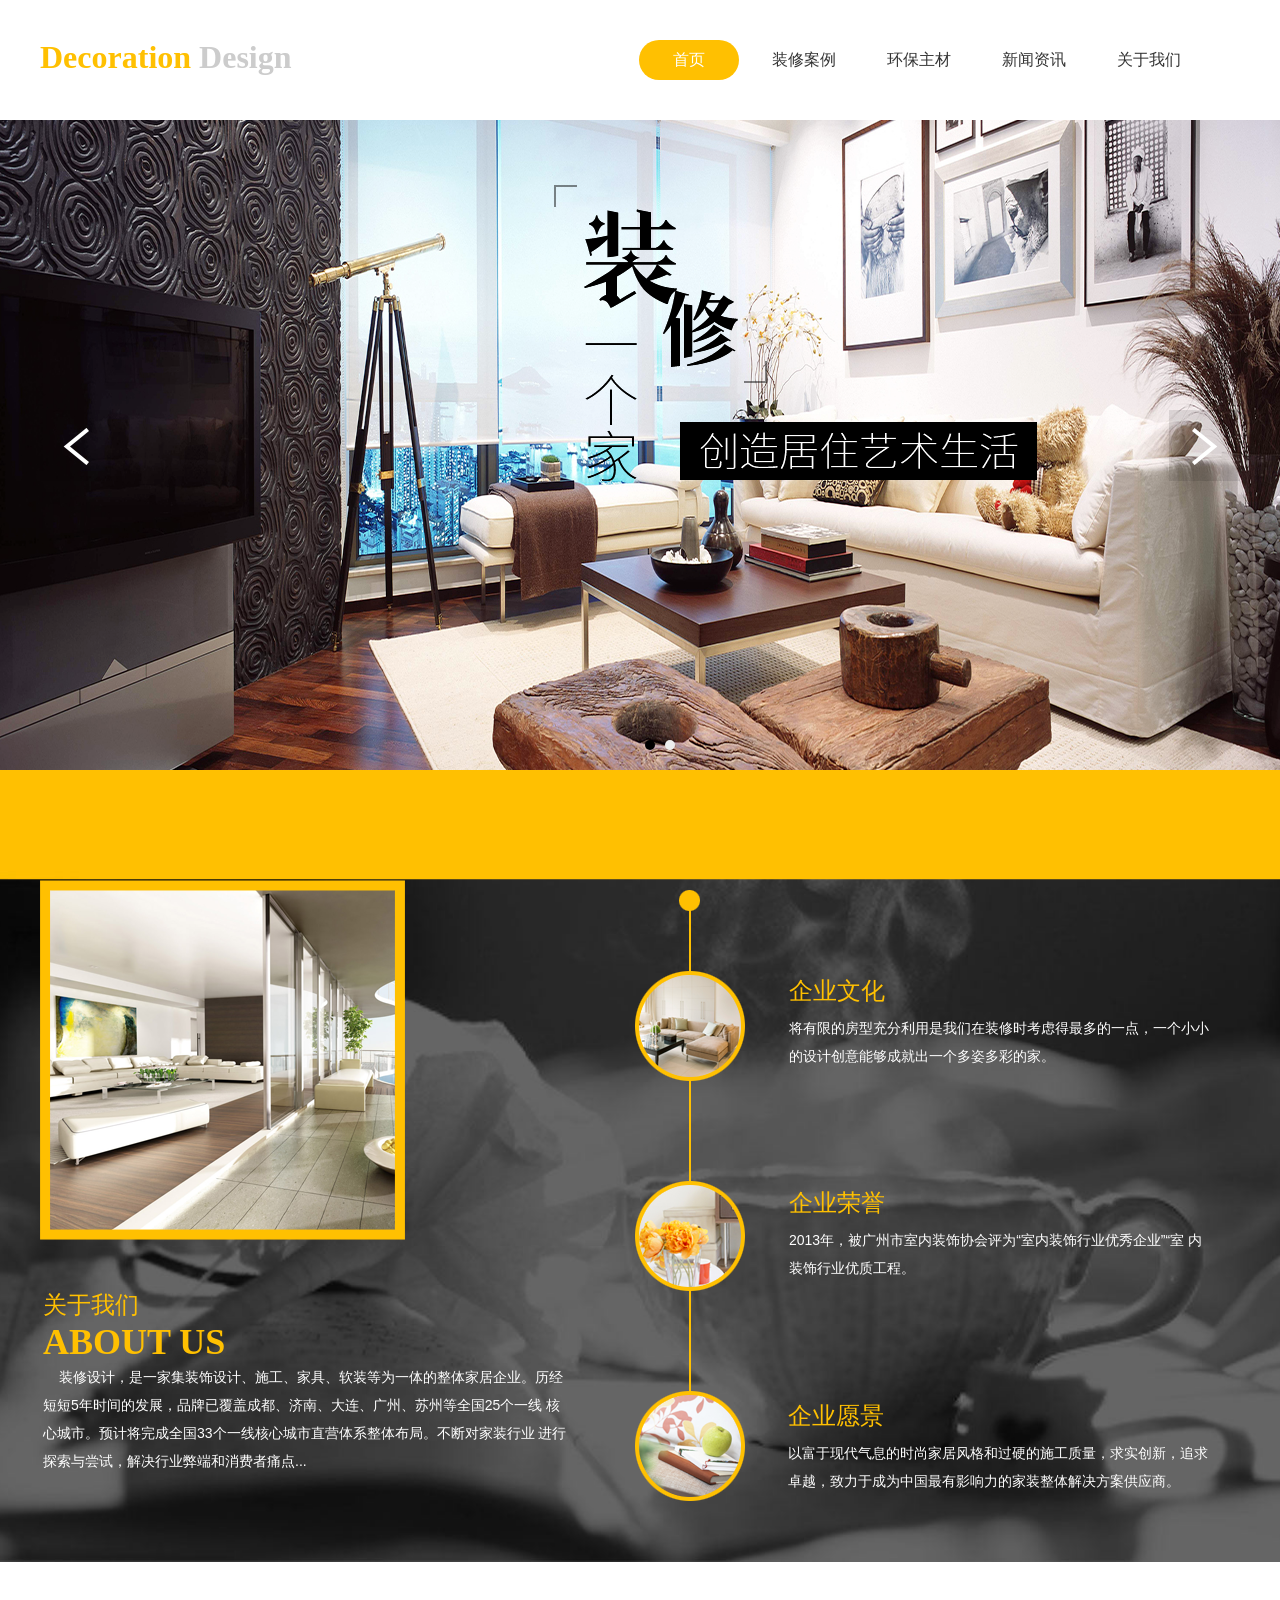
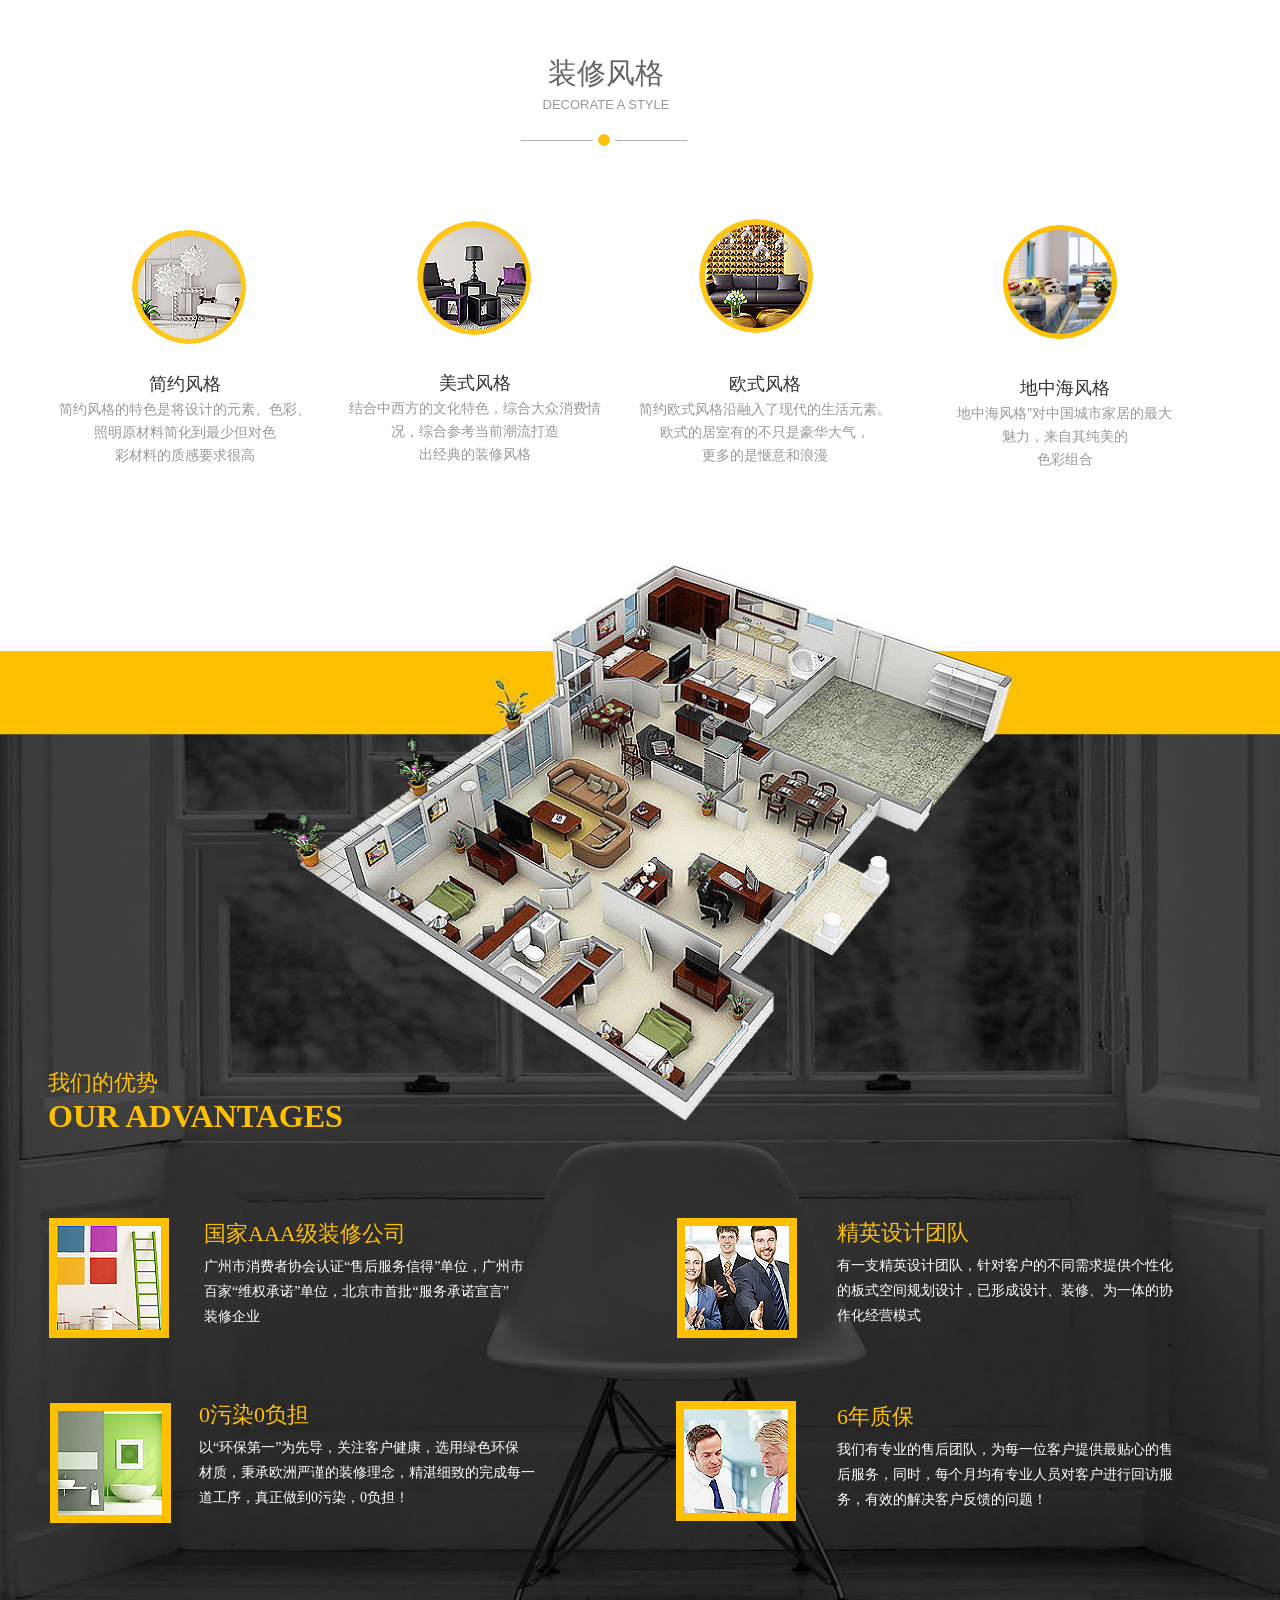
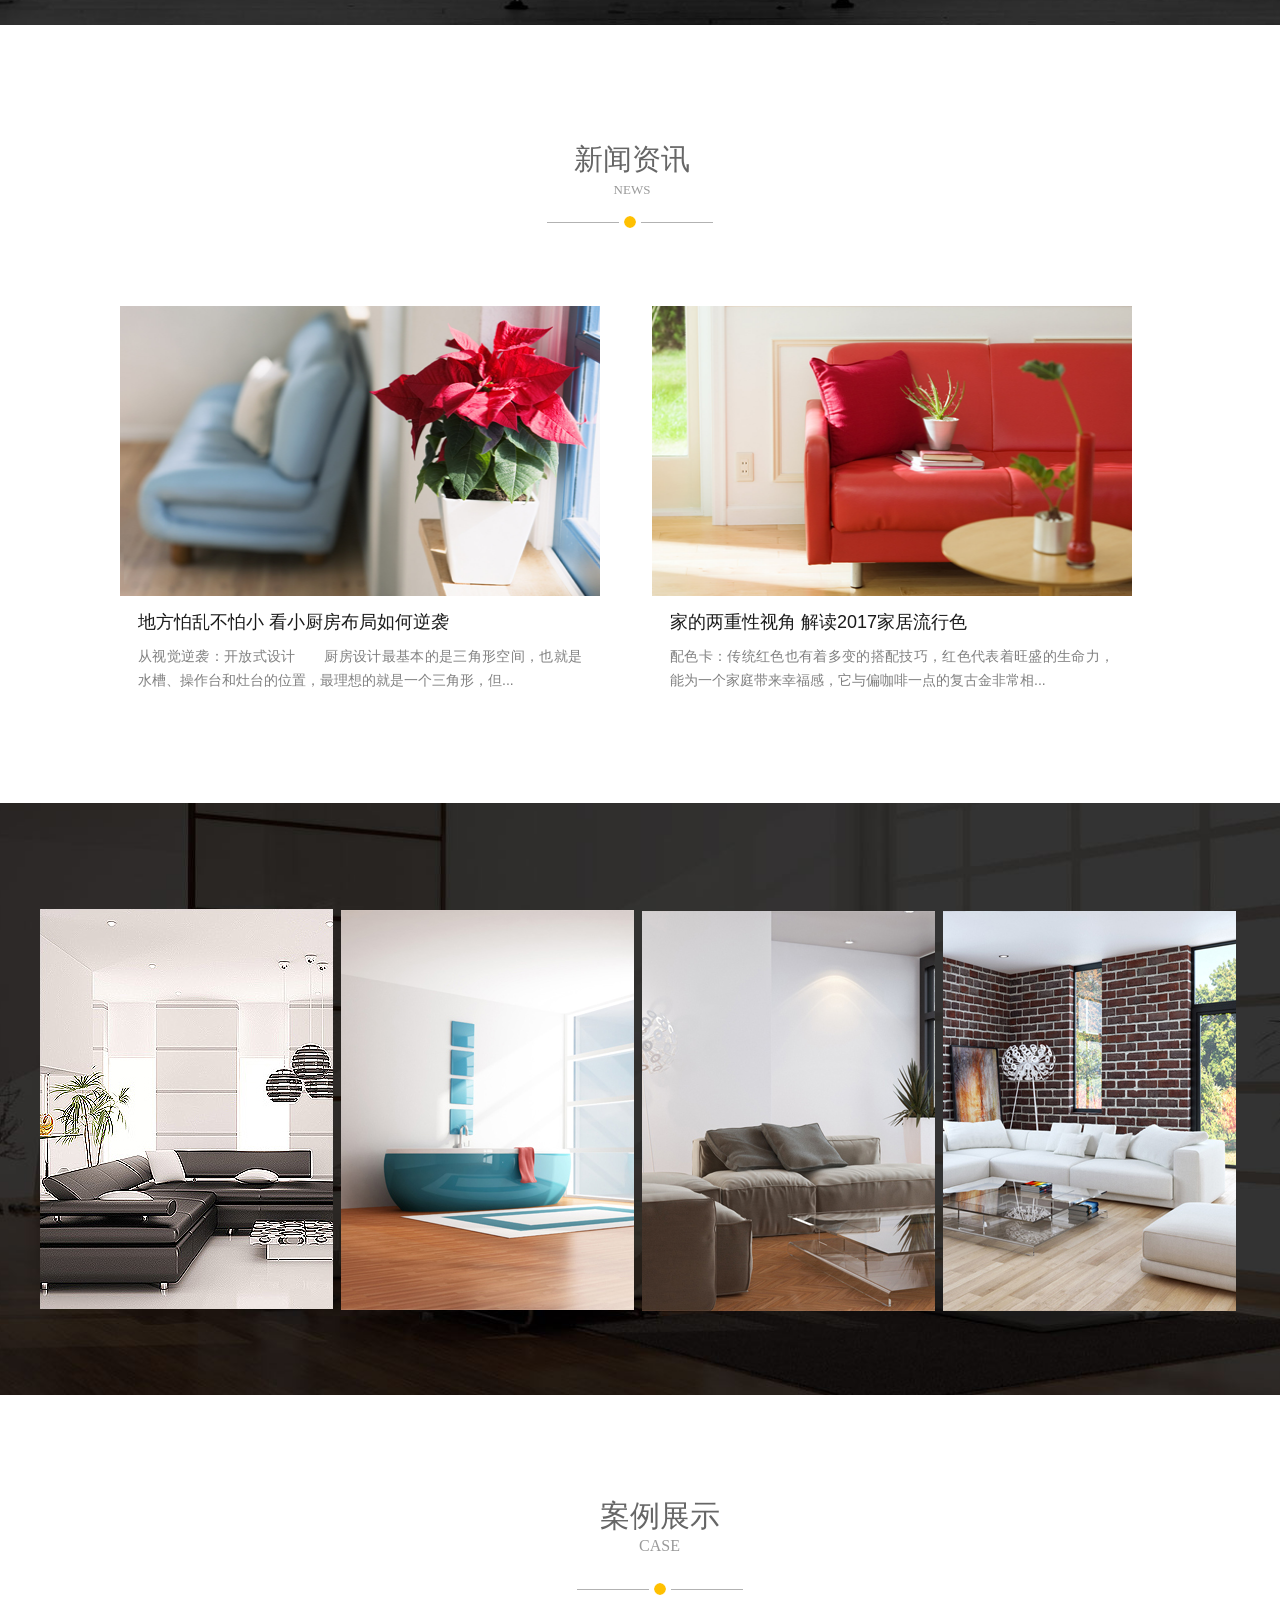
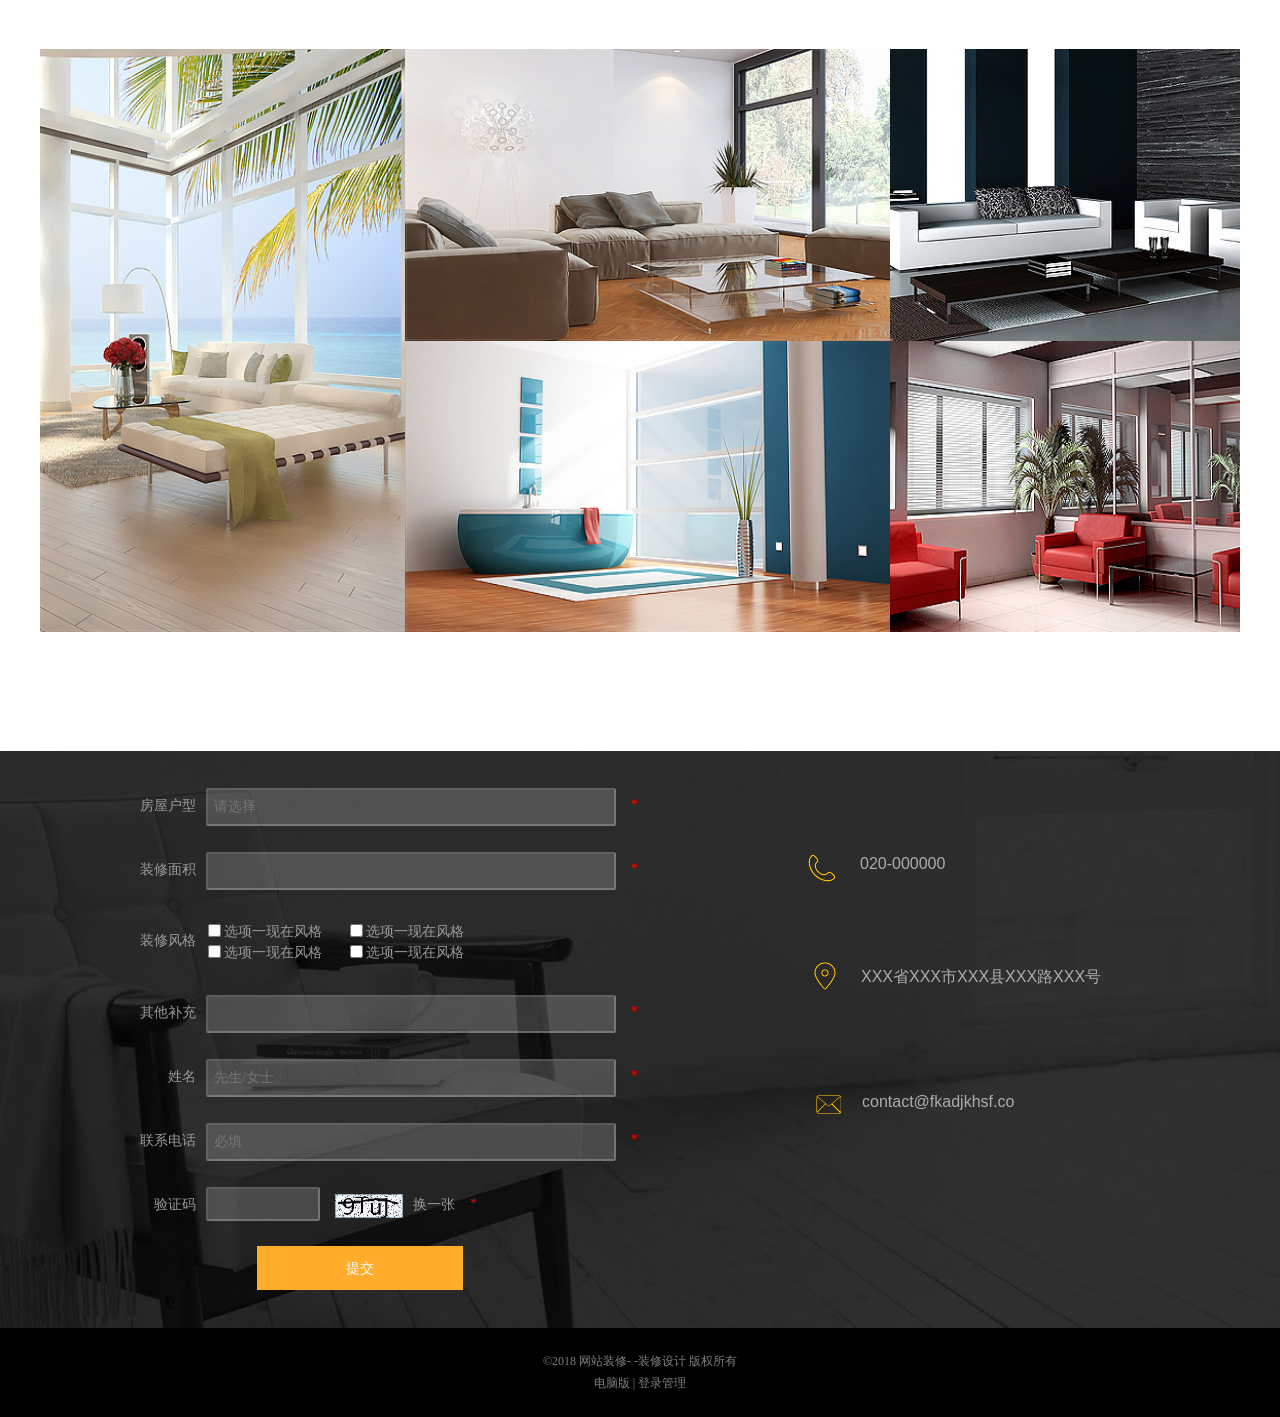
<file: index.html>
<!DOCTYPE html>
<html lang="en">
<head>
    <meta charset="UTF-8">
    <title>首页</title>
    <link rel="stylesheet" href="css/index.css">
</head>
<body>
    <!--头部开始-->
    <header>
        <div class="head-box">
            <div class="head-left">
                <span>
                    Decoration
                    <span>Design</span>
                </span>
            </div>
            <div class="head-right">
                <ul>
                    <li class="active">
                        <a href="">首页</a>
                    </li>
                    <li>
                        <a href="case.html">装修案例</a>
                    </li>
                    <li>
                        <a href="huaunbao.html">环保主材</a>
                    </li>
                    <li>
                        <a href="new.html">新闻资讯</a>
                    </li>
                    <li>
                        <a href="about.html">关于我们</a>
                        <div class="hide">
                            <div class="jt"></div>
                            <div class="hide-zi">
                                <a href="contact.html">联系我们</a>
                            </div>
                            <div class="hide-zi hide-zi2">
                                <a href="liuyan.html">留言板</a>
                            </div>
                        </div>
                    </li>
                </ul>
            </div>
        </div>
    </header>
    <!--头部结束-->
    <!--banner开始-->
    <div class="banner-container">
        <ul class="imgs-box">
            <li class="active">
                <img src="img/banner1.png" alt="">
                <div class="banner-top-img"></div>
                <div class="banner-top-tit"></div>
            </li>
            <li>
                <img src="img/banner2.png" alt="">
                <div class="banner-top-img"></div>
                <div class="banner-top-tit"></div>
            </li>
        </ul>
        <ul class="circle-box">
            <li class="active"></li>
            <li></li>
        </ul>
        <div class="prev"></div>
        <div class="next"></div>
    </div>
    <!--banner结束-->
    <!--三大块开始-->
    <div class="three-container">
        <div class="three-content">
            <div class="three-left-img">
                <img src="img/three2.png" alt="">
            </div>
            <div class="three-left-text">
                <span>关于我们</span>
                <span>ABOUT US</span>
                <p><em>装修</em>设计，是一家集装饰设计、施工、家具、软装等为一体的整体家居企业。历经
                    短短5年时间的发展，品牌已覆盖成都、济南、大连、广州、苏州等全国25个一线
                    核心城市。预计将完成全国33个一线核心城市直营体系整体布局。不断对家装行业
                    进行探索与尝试，解决行业弊端和消费者痛点...</p>
            </div>
            <div class="three-center">
                <img src="img/three3.png" alt="">
            </div>
            <div class="three-right">
                <span>企业文化 </span>
                <p>将有限的房型充分利用是我们在装修时考虑得最多的一点，一个小小
                    的设计创意能够成就出一个多姿多彩的家。</p>
            </div>
            <div class="three-right two">
                <span>企业荣誉 </span>
                <p>2013年，被广州市室内装饰协会评为“室内装饰行业优秀企业”“室
                    内装饰行业优质工程。</p>
            </div>
            <div class="three-right three">
                <span>企业愿景 </span>
                <p>以富于现代气息的时尚家居风格和过硬的施工质量，求实创新，追求
                    卓越，致力于成为中国最有影响力的家装整体解决方案供应商。</p>
            </div>
        </div>
    </div>
    <!--三大块结束-->
    <!--装修风格开始-->
    <div class="style-container">
        <div class="style-content">
            <div class="style-title">
                <span>装修风格</span>
                <span>DECORATE A STYLE</span>
            </div>
            <div class="style-icon">
                <img src="img/style1.png" alt="">
            </div>
            <div class="style-img">
                <img src="img/style2.png" alt="">
            </div>
            <div class="style-text">
                <span>简约风格</span>
                <p>简约风格的特色是将设计的元素、色彩、</p>
                <p>照明原材料简化到最少但对色 </p>
                <p>彩材料的质感要求很高</p>
            </div>
            <div class="style-img-2">
                <img src="img/style3.png" alt="">
            </div>
            <div class="style-text style-text-2">
                <span>美式风格</span>
                <p>结合中西方的文化特色，综合大众消费情</p>
                <p>况，综合参考当前潮流打造</p>
                <p>出经典的装修风格</p>
            </div>
            <div class="style-img-3">
                <img src="img/style4.png" alt="">
            </div>
            <div class="style-text style-text-3">
                <span>欧式风格</span>
                <p>简约欧式风格沿融入了现代的生活元素。</p>
                <p>欧式的居室有的不只是豪华大气，</p>
                <p>更多的是惬意和浪漫</p>
            </div>
            <div class="style-img-4">
                <img src="img/style5.png" alt="">
            </div>
            <div class="style-text style-text-4">
                <span>地中海风格</span>
                <p>地中海风格”对中国城市家居的最大</p>
                <p> 魅力，来自其纯美的</p>
                <p> 色彩组合</p>
            </div>
        </div>
    </div>
    <!--装修风格结束-->
    <!--优势开始-->
    <div class="advantage-container">
        <div class="advantage-content">
            <div class="advantage-title">
                <p>我们的优势</p>
                <p>OUR ADVANTAGES</p>
            </div>
            <div class="advantage-img">
                <img src="img/ys2.png" alt="">
            </div>
            <div class="advantage-text">
                <span>国家AAA级装修公司</span>
                <p>广州市消费者协会认证“售后服务信得”单位，广州市</p>
                <p>百家“维权承诺”单位，北京市首批“服务承诺宣言”</p>
                <p>装修企业</p>
            </div>
            <div class="advantage-img-2">
                <img src="img/ys3.png" alt="">
            </div>
            <div class="advantage-text advantage-text-2">
                <span>精英设计团队</span>
                <p>有一支精英设计团队，针对客户的不同需求提供个性化</p>
                <p>的板式空间规划设计，已形成设计、装修、为一体的协</p>
                <p>作化经营模式</p>
            </div>
            <div class="advantage-img-3">
                <img src="img/ys4.png" alt="">
            </div>
            <div class="advantage-text advantage-text-3">
                <span>0污染0负担</span>
                <p>以“环保第一”为先导，关注客户健康，选用绿色环保</p>
                <p>材质，秉承欧洲严谨的装修理念，精湛细致的完成每一</p>
                <p>道工序，真正做到0污染，0负担！</p>
            </div>
            <div class="advantage-img-4">
                <img src="img/ys5.png" alt="">
            </div>
            <div class="advantage-text advantage-text-4">
                <span>6年质保</span>
                <p>我们有专业的售后团队，为每一位客户提供最贴心的售</p>
                <p>后服务，同时，每个月均有专业人员对客户进行回访服</p>
                <p>务，有效的解决客户反馈的问题！</p>
            </div>
        </div>
    </div>
    <!--优势结束-->
    <!--新闻资讯开始-->
    <div class="new-container">
        <div class="mew-content">
            <div class="new-title">
                <p>新闻资讯</p>
                <span>NEWS</span>
            </div>
            <div class="new-icon">
                <img src="img/style1.png" alt="">
            </div>
            <div class="new-section">
                <div class="new-left">
                    <div class="new-left-img">
                        <a href="new1.html" target="_blank">
                            <img src="img/new1.png" alt="">
                        </a>
                    </div>
                    <div class="new-left-text">
                        <div class="new-left-text-tit">
                            <a href="new1.html" target="_blank">地方怕乱不怕小 看小厨房布局如何逆袭</a>
                        </div>
                        <p>从视觉逆袭：开放式设计　　厨房设计最基本的是三角形空间，也就是水槽、操作台和灶台的位置，最理想的就是一个三角形，但...</p>
                    </div>
                </div>
                <div class="new-right">
                    <div class="new-right-img">
                        <div class="new-left-img">
                            <a href="new2.html" target="_blank">
                                <img src="img/new2.png" alt="">
                            </a>
                        </div>
                        <div class="new-left-text">
                            <div class="new-left-text-tit">
                                <a href="new2.html" target="_blank">家的两重性视角 解读2017家居流行色</a>
                            </div>
                            <p>配色卡：传统红色也有着多变的搭配技巧，红色代表着旺盛的生命力，能为一个家庭带来幸福感，它与偏咖啡一点的复古金非常相...</p>
                        </div>
                    </div>
                </div>
            </div>
        </div>
    </div>
    <!--新闻资讯结束-->
    <!--CASE开始-->
    <div class="case-container">
        <div class="case-content">
            <div class="case-item1">
                <a href="">
                    <img src="img/case2.jpg" alt="">
                    <img src="img/case6.png" alt="" class="active">
                </a>
            </div>
            <div class="case-item1 case-item2">
                <a href="">
                    <img src="img/case3.jpg" alt="">
                    <img src="img/case6.png" alt="" class="active">
                </a>
            </div>
            <div class="case-item1 case-item3">
                <a href="">
                    <img src="img/case4.jpg" alt="">
                    <img src="img/case6.png" alt="" class="active">
                </a>
            </div>
            <div class="case-item1 case-item4">
                <a href="">
                    <img src="img/case5.jpg" alt="">
                    <img src="img/case6.png" alt="" class="active">
                </a>
            </div>
        </div>
    </div>
    <!--CASE结束-->
    <!--案例展示开始-->
    <div class="show-container">
        <div class="show-content">
            <div class="show-title">
                <p>案例展示</p>
                <span>CASE</span>
            </div>
            <div class="show-icon">
                <img src="img/style1.png" alt="">
            </div>
            <div class="show-img">
                <div class="show-left">
                    <img src="img/show1.jpg" alt="">
                </div>
                <div class="show-center">
                    <img src="img/show2.jpg" alt="">
                </div>
                <div class="show-right">
                    <img src="img/show3.jpg" alt="">
                </div>
                <div class="show-center">
                    <img src="img/show4.jpg" alt="">
                </div>
                <div class="show-right">
                    <img src="img/show5.jpg" alt="">
                </div>
            </div>
        </div>
    </div>
    <!--案例展示结束-->
    <!--联系开始-->
    <div class="contact-container">
        <div class="contact-content">
            <div class="contact-left">
                <div class="contact-left-td">
                    <span>房屋户型</span>
                    <input type="text" placeholder="请选择">
                    <div class="xing">*</div>
                </div>
                <div class="contact-left-td">
                    <span>装修面积</span>
                    <input type="text">
                    <div class="xing">*</div>
                </div>
                <div class="contact-left-td contact-left-xuan">
                    <span>装修风格</span>
                    <ul class="contact-left-check">
                        <li>
                            <input type="checkbox">
                            <label for=" ">选项一现在风格</label>
                        </li>
                        <li>
                            <input type="checkbox">
                            <label for=" ">选项一现在风格</label>
                        </li>
                        <li>
                            <input type="checkbox">
                            <label for=" ">选项一现在风格</label>
                        </li>
                        <li>
                            <input type="checkbox">
                            <label for=" ">选项一现在风格</label>
                        </li>
                    </ul>
                </div>
                <div class="contact-left-td">
                    <span>其他补充</span>
                    <input type="text">
                    <div class="xing">*</div>
                </div>
                <div class="contact-left-td">
                    <span>姓名</span>
                    <input type="text" placeholder="先生/女士">
                    <div class="xing">*</div>
                </div>
                <div class="contact-left-td">
                    <span>联系电话</span>
                    <input type="text" placeholder="必填">
                    <div class="xing">*</div>
                </div>
                <div class="contact-left-td">
                    <span>验证码</span>
                    <input type="text">
                    <div class="yz-img">
                        <img src="img/yzm.jpg" alt="">
                    </div>
                    <em class="replace">换一张</em>
                    <div class="xing">*</div>
                </div>
                <div class="button">
                    <div class="button-box">提交</div>
                </div>
            </div>
            <div class="iphone"></div>
            <div class="iphone-tit">
                <span>020-000000</span>
            </div>
            <div class="site"></div>
            <div class="site-tit">
                <span>XXX省XXX市XXX县XXX路XXX号</span>
            </div>
            <div class="message"></div>
            <div class="message-tit">
                <span>contact@fkadjkhsf.co</span>
            </div>
        </div>
    </div>
    <!--联系结束-->
    <!--footer开始-->
    <footer>
        <div class="footer-box">
            <p>©2018 网站装修- -装修设计  版权所有</p>
            <p>
                <span>电脑版</span>
                |
                <span>登录管理</span>
            </p>
        </div>
    </footer>
    <!--footer结束-->
    <!--返回开始-->
    <div class="toTop"></div>
    <!--返回结束-->
</body>
<script src="js/index.js"></script>
</html>
</file>
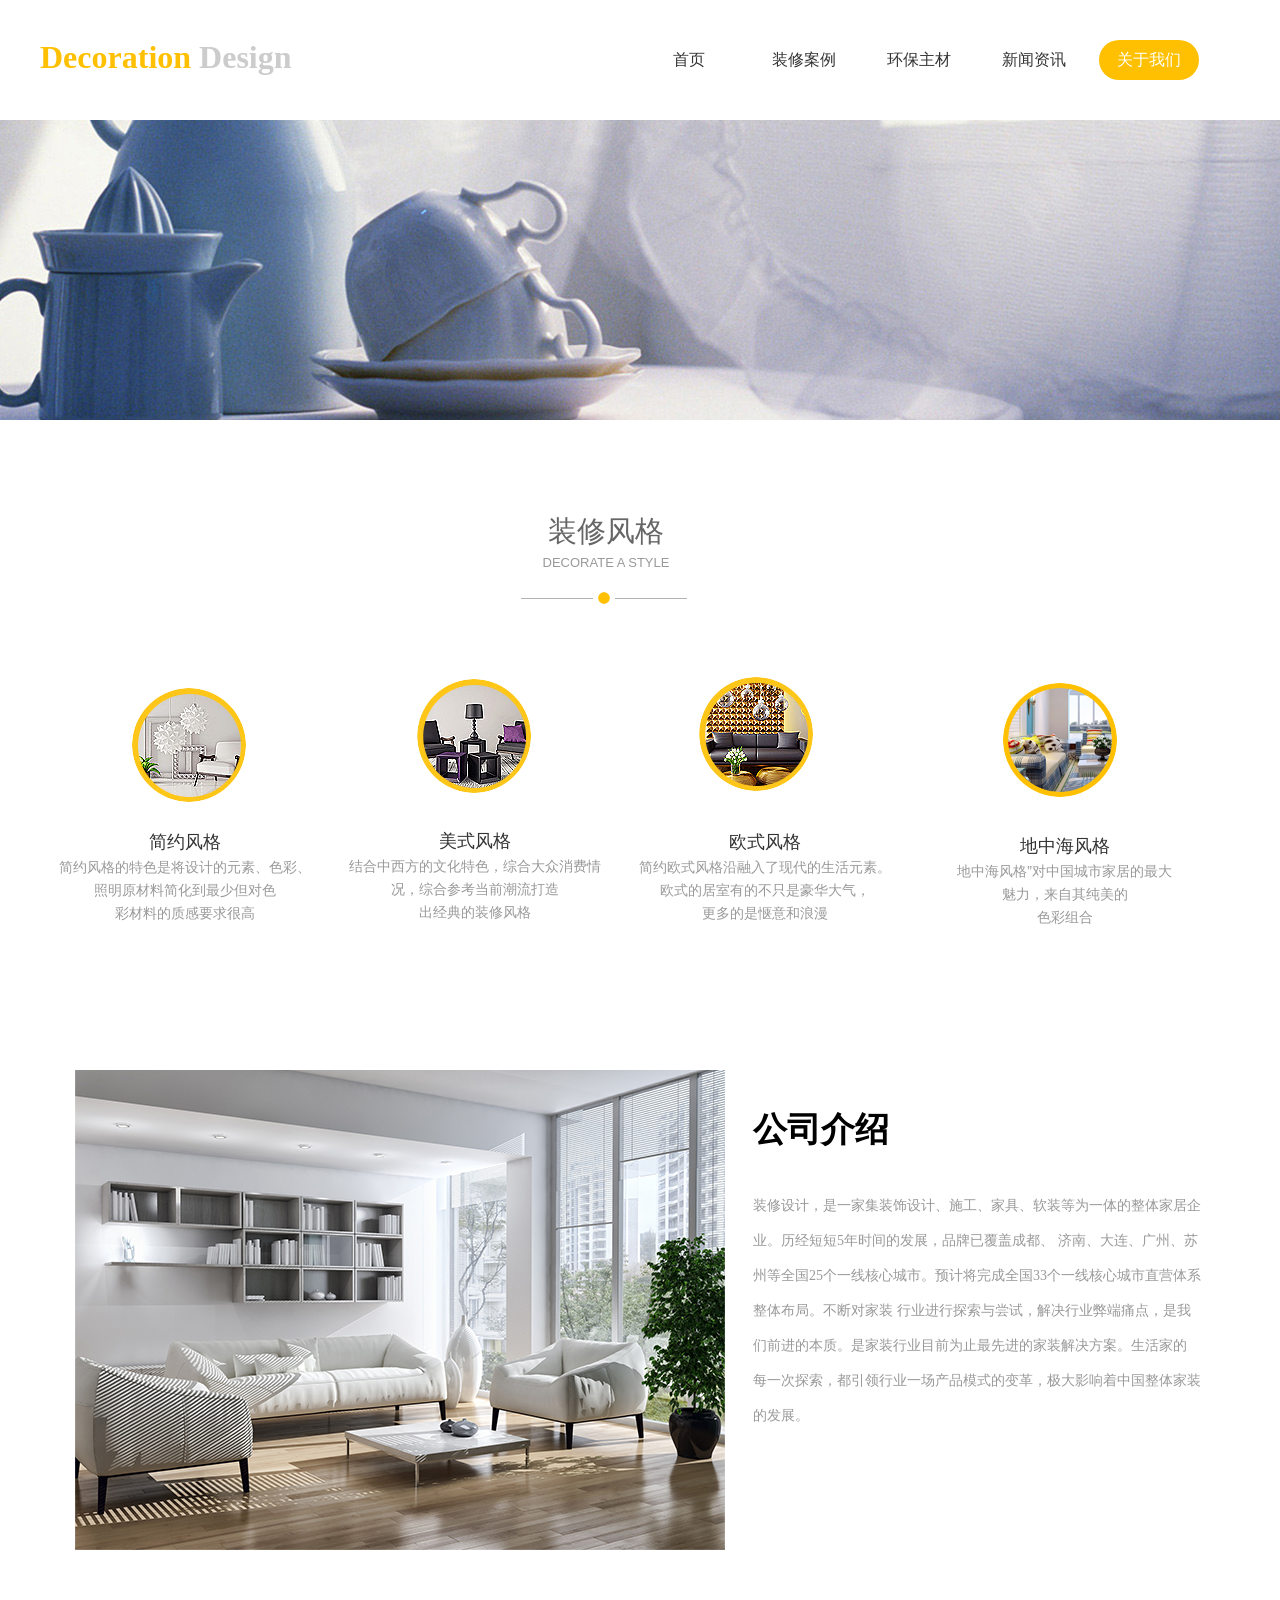
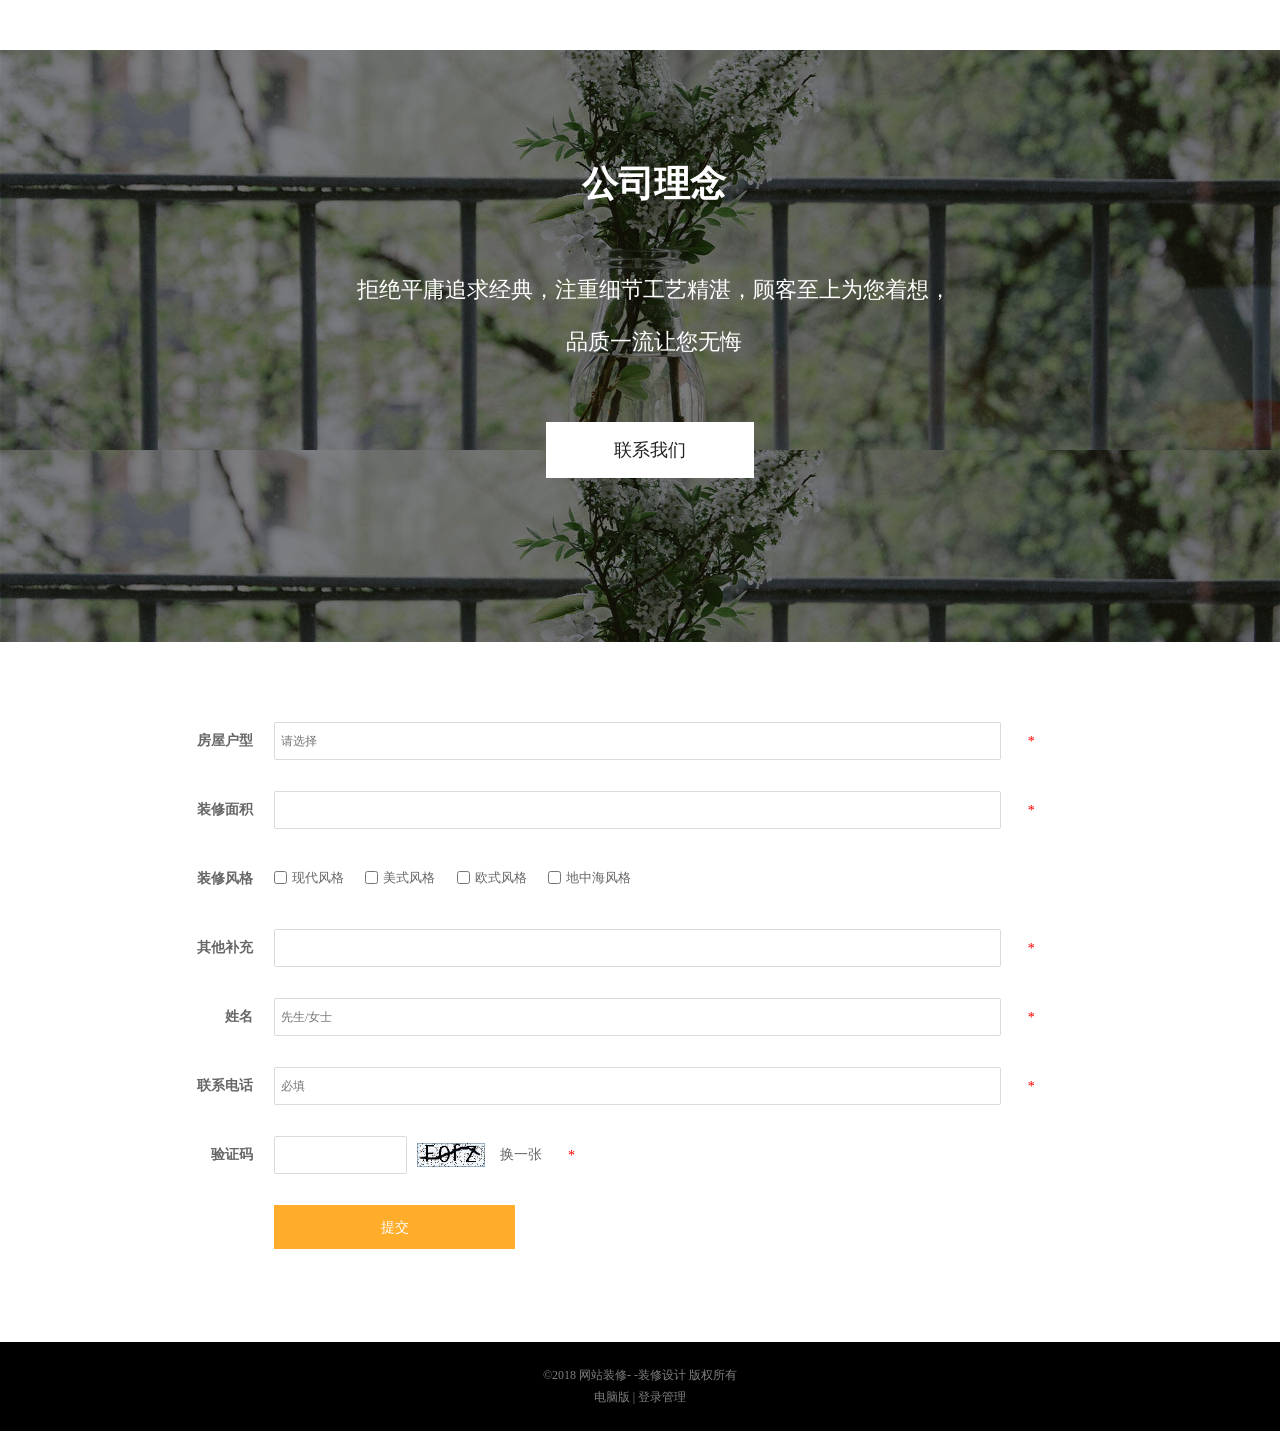
<file: about.html>
<!DOCTYPE html>
<html lang="en">
<head>
    <meta charset="UTF-8">
    <title>关于我们</title>
    <link rel="stylesheet" href="css/about.css">
</head>
<body>
    <!--头部开始-->
    <header>
        <div class="head-box">
            <div class="head-left">
                        <span>
                            Decoration
                            <span>Design</span>
                        </span>
            </div>
            <div class="head-right">
                <ul>
                    <li>
                        <a href="index.html">首页</a>
                    </li>
                    <li>
                        <a href="case.html">装修案例</a>
                    </li>
                    <li>
                        <a href="huaunbao.html">环保主材</a>
                    </li>
                    <li>
                        <a href="new.html">新闻资讯</a>
                    </li>
                    <li  class="active">
                        <a href="">关于我们</a>
                        <div class="hide">
                            <div class="jt"></div>
                            <div class="hide-zi">
                                <a href="contact.html">联系我们</a>
                            </div>
                            <div class="hide-zi hide-zi2">
                                <a href="liuyan.html">留言板</a>
                            </div>
                        </div>
                    </li>
                </ul>
            </div>
        </div>
    </header>
    <!--头部结束-->
    <!--banner开始-->
    <div class="banner"></div>
    <!--banner结束-->
    <!--装修风格开始-->
    <div class="style-container">
        <div class="style-content">
            <div class="style-title">
                <span>装修风格</span>
                <span>DECORATE A STYLE</span>
            </div>
            <div class="style-icon">
                <img src="img/style1.png" alt="">
            </div>
            <div class="style-img">
                <img src="img/style2.png" alt="">
            </div>
            <div class="style-text">
                <span>简约风格</span>
                <p>简约风格的特色是将设计的元素、色彩、</p>
                <p>照明原材料简化到最少但对色 </p>
                <p>彩材料的质感要求很高</p>
            </div>
            <div class="style-img-2">
                <img src="img/style3.png" alt="">
            </div>
            <div class="style-text style-text-2">
                <span>美式风格</span>
                <p>结合中西方的文化特色，综合大众消费情</p>
                <p>况，综合参考当前潮流打造</p>
                <p>出经典的装修风格</p>
            </div>
            <div class="style-img-3">
                <img src="img/style4.png" alt="">
            </div>
            <div class="style-text style-text-3">
                <span>欧式风格</span>
                <p>简约欧式风格沿融入了现代的生活元素。</p>
                <p>欧式的居室有的不只是豪华大气，</p>
                <p>更多的是惬意和浪漫</p>
            </div>
            <div class="style-img-4">
                <img src="img/style5.png" alt="">
            </div>
            <div class="style-text style-text-4">
                <span>地中海风格</span>
                <p>地中海风格”对中国城市家居的最大</p>
                <p> 魅力，来自其纯美的</p>
                <p> 色彩组合</p>
            </div>
            <!--公司介绍开始-->
            <div class="js-left-img">
                <img src="img/js.png" alt="">
            </div>
            <div class="js-right-text">
                <p>公司介绍</p>
                <p>装修设计，是一家集装饰设计、施工、家具、软装等为一体的整体家居企业。历经短短5年时间的发展，品牌已覆盖成都、
                    济南、大连、广州、苏州等全国25个一线核心城市。预计将完成全国33个一线核心城市直营体系整体布局。不断对家装
                    行业进行探索与尝试，解决行业弊端痛点，是我们前进的本质。是家装行业目前为止最先进的家装解决方案。生活家的
                    每一次探索，都引领行业一场产品模式的变革，极大影响着中国整体家装的发展。</p>
            </div>
            <!--公司介绍结束-->
        </div>
    </div>
    <!--装修风格结束-->
    <!--公司理念开始-->
    <div class="ln-container">
        <div class="ln-content">
            <div class="ln-top">
                <p>公司理念</p>
                <p>拒绝平庸追求经典，注重细节工艺精湛，顾客至上为您着想，</p>
                <p>品质一流让您无悔</p>
            </div>
            <div class="ln-bottom">
                <a href="">联系我们</a>
            </div>
        </div>
    </div>
    <!--公司理念结束-->
    <!--联系方式开始-->
    <div class="contact-container">
        <div class="contact-content">
            <div class="contact-td">
                <div class="contact-td-left">房屋户型</div>
                <input type="text" placeholder="请选择">
                <div class="xing">*</div>
            </div>
            <div class="contact-td">
                <div class="contact-td-left">装修面积</div>
                <input type="text">
                <div class="xing">*</div>
            </div>
            <div class="contact-td">
                <div class="contact-td-left">装修风格</div>
                <input type="checkbox">
                <label for="">现代风格</label>
                <input type="checkbox">
                <label for="">美式风格</label>
                <input type="checkbox">
                <label for="">欧式风格</label>
                <input type="checkbox">
                <label for="">地中海风格</label>
            </div>
            <div class="contact-td">
                <div class="contact-td-left">其他补充</div>
                <input type="text">
                <div class="xing">*</div>
            </div>
            <div class="contact-td">
                <div class="contact-td-left">姓名</div>
                <input type="text" placeholder="先生/女士">
                <div class="xing">*</div>
            </div>
            <div class="contact-td">
                <div class="contact-td-left">联系电话</div>
                <input type="text" placeholder="必填">
                <div class="xing">*</div>
            </div>
            <div class="contact-td">
                <div class="contact-td-left">验证码</div>
                <input type="text">
                <div class="ma">
                    <img src="img/ma.jpg" alt="">
                    <span>换一张</span>
                </div>
                <div class="xing">*</div>
            </div>
            <div class="button">
                <a href="">提交</a>
            </div>
        </div>
    </div>
    <!--联系方式结束-->
    <!--footer开始-->
    <footer>
        <div class="footer-box">
            <p>©2018 网站装修- -装修设计  版权所有</p>
            <p>
                <span>电脑版</span>
                |
                <span>登录管理</span>
            </p>
        </div>
    </footer>
    <!--footer结束-->
    <!--返回开始-->
    <div class="toTop"></div>
    <!--返回结束-->
</body>
<script src="js/case.js"></script>
</html>
</file>
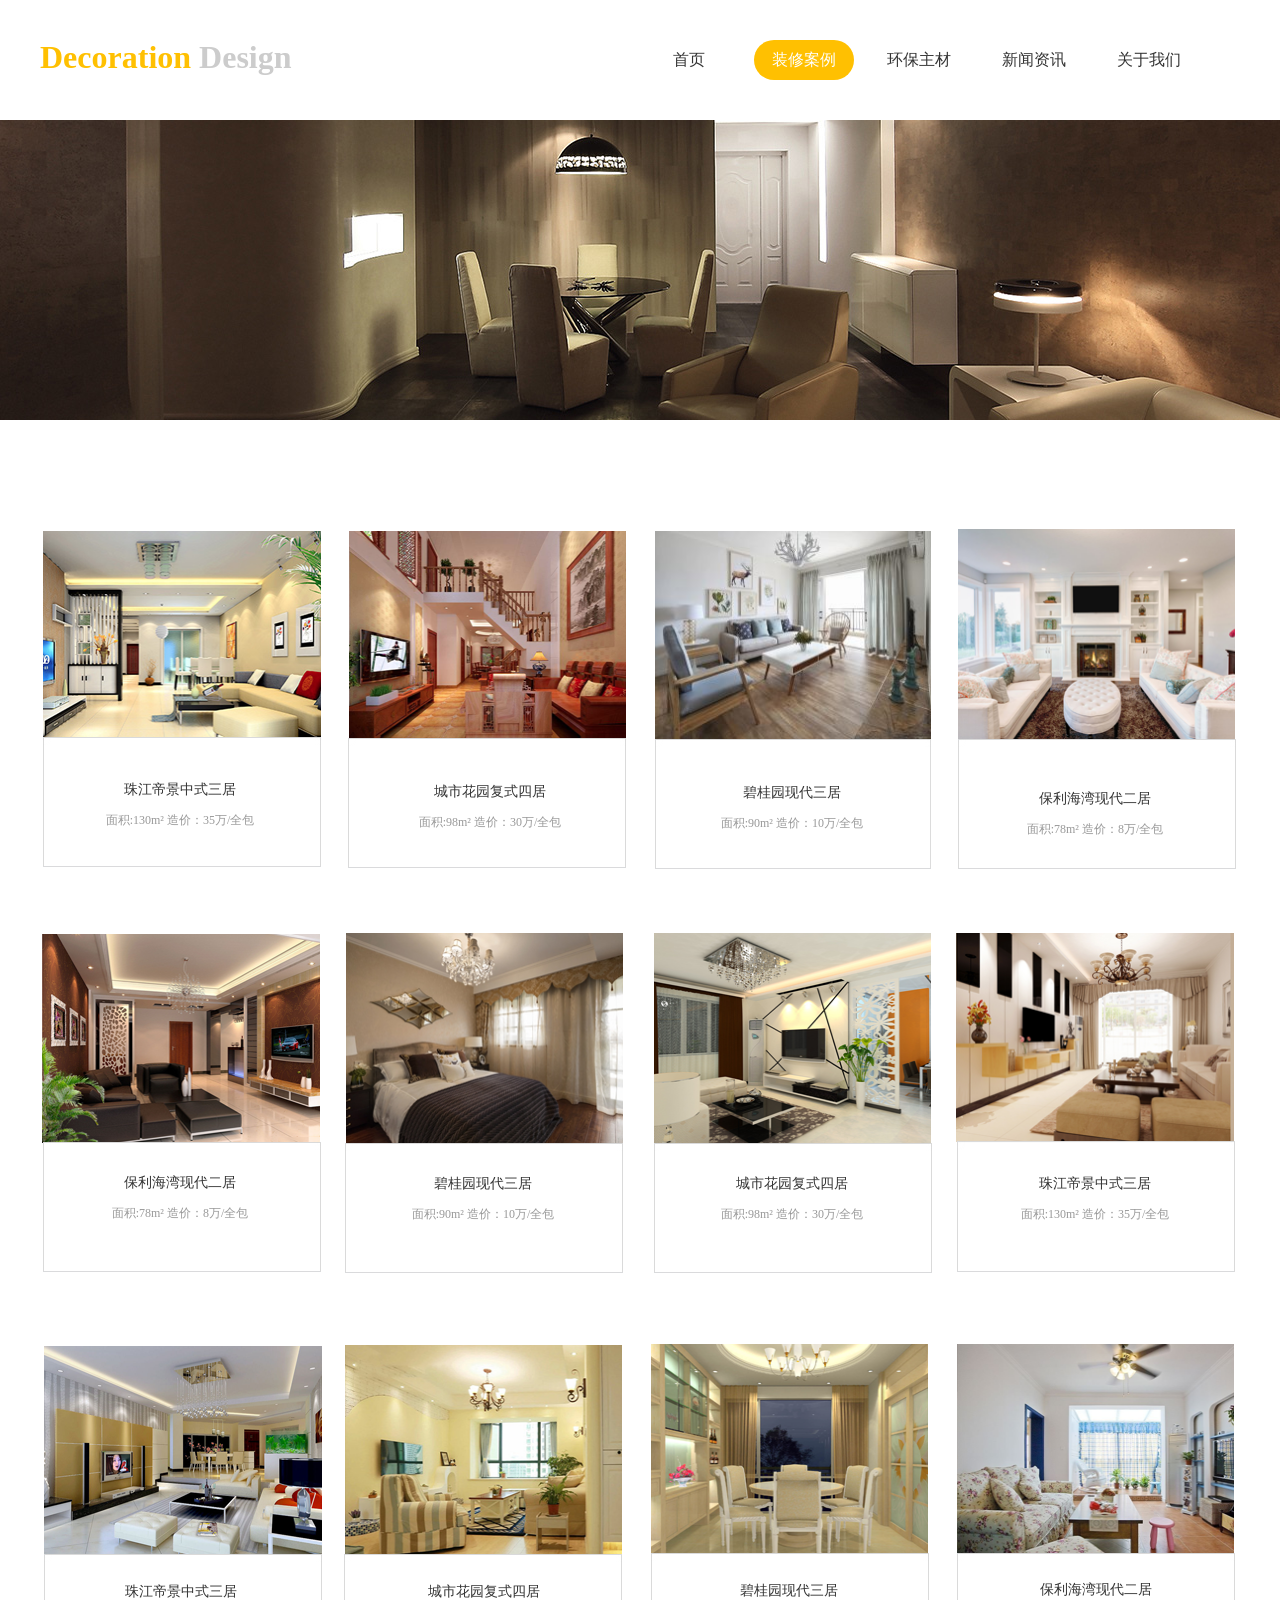
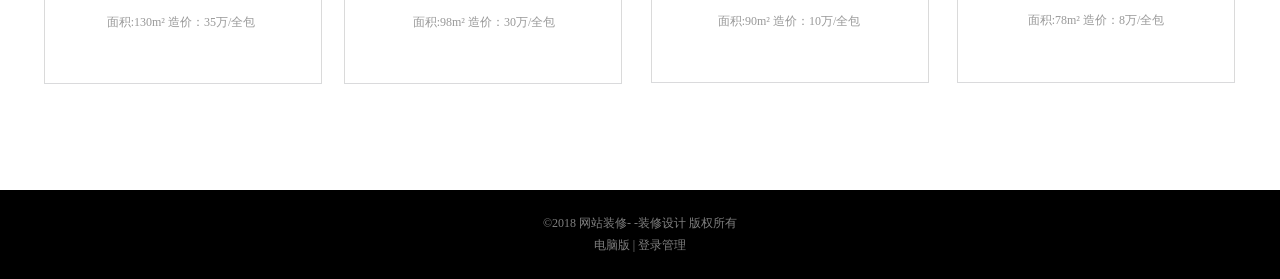
<file: case.html>
<!DOCTYPE html>
<html lang="en">
<head>
    <meta charset="UTF-8">
    <title>装修案例</title>
    <link rel="stylesheet" href="css/case.css">
</head>
<body>
    <!--头部开始-->
    <header>
        <div class="head-box">
            <div class="head-left">
                    <span>
                        Decoration
                        <span>Design</span>
                    </span>
            </div>
            <div class="head-right">
                <ul>
                    <li>
                        <a href="index.html">首页</a>
                    </li>
                    <li class="active">
                        <a href="">装修案例</a>
                    </li>
                    <li>
                        <a href="huaunbao.html">环保主材</a>
                    </li>
                    <li>
                        <a href="new.html">新闻资讯</a>
                    </li>
                    <li>
                        <a href="about.html">关于我们</a>
                        <div class="hide">
                            <div class="jt"></div>
                            <div class="hide-zi">
                                <a href="contact.html">联系我们</a>
                            </div>
                            <div class="hide-zi hide-zi2">
                                <a href="liuyan.html">留言板</a>
                            </div>
                        </div>
                    </li>
                </ul>
            </div>
        </div>
    </header>
    <!--头部结束-->
    <!--banner开始-->
    <div class="banner"></div>
    <!--banner结束-->
    <!--案例开始-->
    <section class="case-container">
        <div class="case-content">
            <div class="case-item">
                <img src="img/case-item1.png" alt="">
                <div class="mask"></div>
            </div>
            <div class="case-item-bottom">
                <img src="img/case-tit.jpg" alt="">
            </div>
            <div class="case-item-text">
                <p>珠江帝景中式三居</p>
                <p>面积:130m²     造价：35万/全包</p>
            </div>
            <div class="case-item case-item-2">
                <img src="img/case-item2.png" alt="">
                <div class="mask"></div>
            </div>
            <div class="case-item-bottom case-item-bottom-2">
                <img src="img/case-tit.jpg" alt="">
            </div>
            <div class="case-item-text case-item-text-2">
                <p>城市花园复式四居</p>
                <p>面积:98m²     造价：30万/全包</p>
            </div>
            <div class="case-item case-item-3">
                <img src="img/case-item3png.png" alt="">
                <div class="mask"></div>
            </div>
            <div class="case-item-bottom case-item-bottom-3">
                <img src="img/case-tit.jpg" alt="">
            </div>
            <div class="case-item-text case-item-text-3">
                <p>碧桂园现代三居</p>
                <p>面积:90m²     造价：10万/全包</p>
            </div>
            <div class="case-item case-item-4">
                <img src="img/case-item4.png" alt="">
                <div class="mask"></div>
            </div>
            <div class="case-item-bottom case-item-bottom-4">
                <img src="img/case-tit.jpg" alt="">
            </div>
            <div class="case-item-text case-item-text-4">
                <p>保利海湾现代二居</p>
                <p>面积:78m²     造价：8万/全包</p>
            </div>
            <div class="case-item case-item-5">
                <img src="img/case-item5.png" alt="">
                <div class="mask"></div>
            </div>
            <div class="case-item-bottom case-item-bottom-5">
                <img src="img/case-tit.jpg" alt="">
            </div>
            <div class="case-item-text case-item-text-5">
                <p>保利海湾现代二居</p>
                <p>面积:78m²     造价：8万/全包</p>
            </div>
            <div class="case-item case-item-6">
                <img src="img/case-item6.png" alt="">
                <div class="mask"></div>
            </div>
            <div class="case-item-bottom case-item-bottom-6">
                <img src="img/case-tit.jpg" alt="">
            </div>
            <div class="case-item-text case-item-text-6">
                <p>碧桂园现代三居</p>
                <p>面积:90m²     造价：10万/全包</p>
            </div>
            <div class="case-item case-item-7">
                <img src="img/case-item7.png" alt="">
                <div class="mask"></div>
            </div>
            <div class="case-item-bottom case-item-bottom-7">
                <img src="img/case-tit.jpg" alt="">
            </div>
            <div class="case-item-text case-item-text-7">
                <p>城市花园复式四居</p>
                <p>面积:98m²     造价：30万/全包</p>
            </div>
            <div class="case-item case-item-8">
                <img src="img/case-item8.png" alt="">
                <div class="mask"></div>
            </div>
            <div class="case-item-bottom case-item-bottom-8">
                <img src="img/case-tit.jpg" alt="">
            </div>
            <div class="case-item-text case-item-text-8">
                <p>珠江帝景中式三居</p>
                <p>面积:130m²     造价：35万/全包</p>
            </div>
            <div class="case-item case-item-9">
                <img src="img/case-item9.png" alt="">
                <div class="mask"></div>
            </div>
            <div class="case-item-bottom case-item-bottom-9">
                <img src="img/case-tit.jpg" alt="">
            </div>
            <div class="case-item-text case-item-text-9">
                <p>珠江帝景中式三居</p>
                <p>面积:130m²     造价：35万/全包</p>
            </div>
            <div class="case-item case-item-10">
                <img src="img/case-item10.png" alt="">
                <div class="mask"></div>
            </div>
            <div class="case-item-bottom case-item-bottom-10">
                <img src="img/case-tit.jpg" alt="">
            </div>
            <div class="case-item-text case-item-text-10">
                <p>城市花园复式四居</p>
                <p>面积:98m²     造价：30万/全包</p>
            </div>
            <div class="case-item case-item-11">
                <img src="img/case-item11.png" alt="">
                <div class="mask"></div>
            </div>
            <div class="case-item-bottom case-item-bottom-11">
                <img src="img/case-tit.jpg" alt="">
            </div>
            <div class="case-item-text case-item-text-11">
                <p>碧桂园现代三居</p>
                <p>面积:90m²     造价：10万/全包</p>
            </div>
            <div class="case-item case-item-12">
                <img src="img/case-item12.png" alt="">
                <div class="mask"></div>
            </div>
            <div class="case-item-bottom case-item-bottom-12">
                <img src="img/case-tit.jpg" alt="">
            </div>
            <div class="case-item-text case-item-text-12">
                <p>保利海湾现代二居</p>
                <p>面积:78m²     造价：8万/全包</p>
            </div>
        </div>
    </section>
    <!--案例结束-->
    <!--footer开始-->
    <footer>
        <div class="footer-box">
            <p>©2018 网站装修- -装修设计  版权所有</p>
            <p>
                <span>电脑版</span>
                |
                <span>登录管理</span>
            </p>
        </div>
    </footer>
    <!--footer结束-->
    <!--返回开始-->
    <div class="toTop"></div>
    <!--返回结束-->
</body>
<script src="js/jquery-3.2.1.js"></script>
<script src="js/case.js"></script>
</html>
</file>
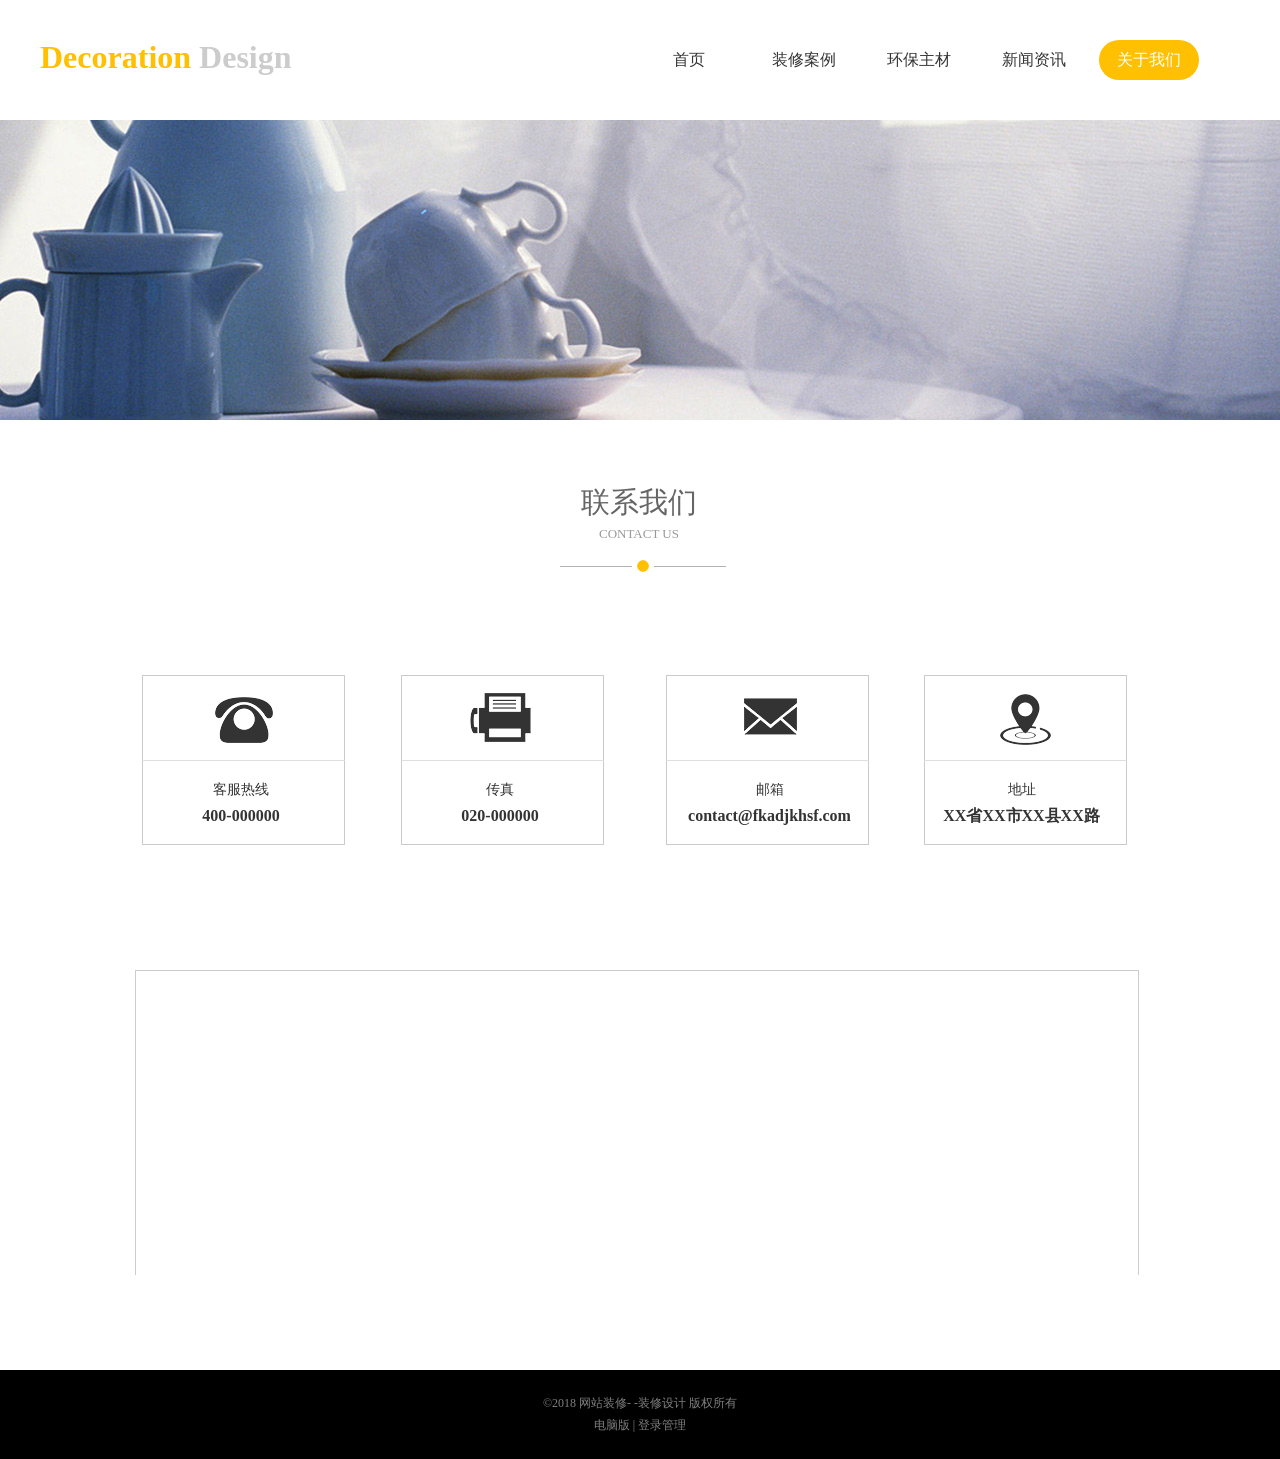
<file: contact.html>
<!DOCTYPE html>
<html lang="en">
<head>
    <meta charset="UTF-8">
    <title>联系我们</title>
    <link rel="stylesheet" href="css/contact.css">
</head>
<body>
    <!--头部开始-->
    <header>
        <div class="head-box">
            <div class="head-left">
                            <span>
                                Decoration
                                <span>Design</span>
                            </span>
            </div>
            <div class="head-right">
                <ul>
                    <li>
                        <a href="index.html">首页</a>
                    </li>
                    <li>
                        <a href="case.html">装修案例</a>
                    </li>
                    <li>
                        <a href="huaunbao.html">环保主材</a>
                    </li>
                    <li>
                        <a href="new.html">新闻资讯</a>
                    </li>
                    <li  class="active">
                        <a href="about.html">关于我们</a>
                        <div class="hide">
                            <div class="jt"></div>
                            <div class="hide-zi">
                                <a href="contact.html">联系我们</a>
                            </div>
                            <div class="hide-zi hide-zi2">
                                <a href="liuyan.html">留言板</a>
                            </div>
                        </div>
                    </li>
                </ul>
            </div>
        </div>
    </header>
    <!--头部结束-->
    <!--banner开始-->
    <div class="banner"></div>
    <!--banner结束-->
    <!--联系方式开始-->
    <div class="contact-container">
        <div class="contact-content">
            <div class="contact-title">
                <p>联系我们</p>
                <p>CONTACT US</p>
            </div>
            <div class="icon">
                <img src="img/style1.png" alt="">
            </div>
            <div class="iphone-box">
                <img src="img/contact-iphone.png" alt="">
            </div>
            <div class="iphone">
                <img src="img/lx-iphoe.png" alt="">
            </div>
            <div class="contact-bottom">
                <p>客服热线</p>
                <p>400-000000</p>
            </div>
            <div class="iphone-box iphone-box-2">
                <img src="img/contact-iphone.png" alt="">
            </div>
            <div class="iphone iphone-2">
                <img src="img/lx-iphone2.png" alt="">
            </div>
            <div class="contact-bottom contact-bottom2">
                <p>传真</p>
                <p>020-000000</p>
            </div>
            <div class="iphone-box iphone-box-3">
                <img src="img/contact-iphone.png" alt="">
            </div>
            <div class="iphone iphone-3">
                <img src="img/lx-iphone3.png" alt="">
            </div>
            <div class="contact-bottom contact-bottom3">
                <p>邮箱</p>
                <p>contact@fkadjkhsf.com</p>
            </div>
            <div class="iphone-box iphone-box-4">
                <img src="img/contact-iphone.png" alt="">
            </div>
            <div class="iphone iphone-4">
                <img src="img/lx-iphone4.png" alt="">
            </div>
            <div class="contact-bottom contact-bottom4">
                <p>地址</p>
                <p>XX省XX市XX县XX路</p>
            </div>
            <div class="nav-box">
                <iframe src="map.html" frameborder="0" width="1004px" height="305px" scrolling="no"></iframe>
            </div>
        </div>
    </div>
    <!--联系方式结束-->
    <!--footer开始-->
    <footer>
        <div class="footer-box">
            <p>©2018 网站装修- -装修设计  版权所有</p>
            <p>
                <span>电脑版</span>
                |
                <span>登录管理</span>
            </p>
        </div>
    </footer>
    <!--footer结束-->
    <!--返回开始-->
    <div class="toTop"></div>
    <!--返回结束-->
</body>
<script src="js/case.js"></script>
</html>
</file>
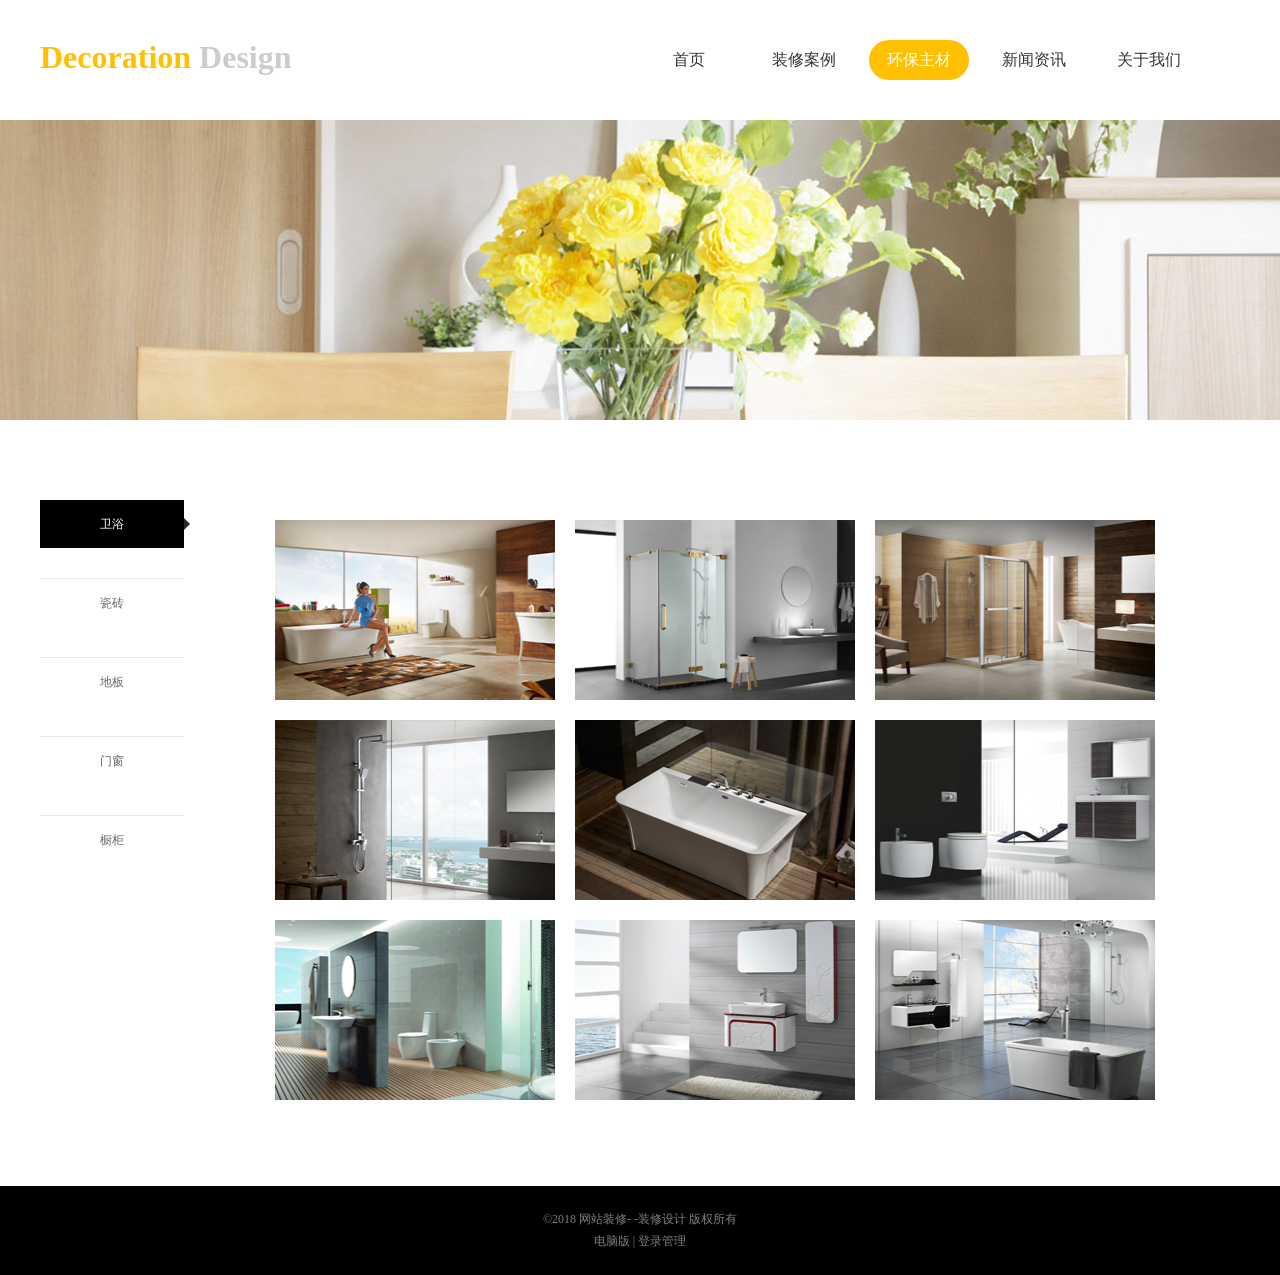
<file: huaunbao.html>
<!DOCTYPE html>
<html lang="en">
<head>
    <meta charset="UTF-8">
    <title>环保主材</title>
    <link rel="stylesheet" href="css/huanbao.css">
</head>
<body>
    <!--头部开始-->
    <header>
        <div class="head-box">
            <div class="head-left">
                    <span>
                        Decoration
                        <span>Design</span>
                    </span>
            </div>
            <div class="head-right">
                <ul>
                    <li>
                        <a href="index.html">首页</a>
                    </li>
                    <li>
                        <a href="case.html">装修案例</a>
                    </li>
                    <li class="active">
                        <a href="">环保主材</a>
                    </li>
                    <li>
                        <a href="new.html">新闻资讯</a>
                    </li>
                    <li>
                        <a href="about.html">关于我们</a>
                        <div class="hide">
                            <div class="jt1"></div>
                            <div class="hide-zi">
                                <a href="contact.html">联系我们</a>
                            </div>
                            <div class="hide-zi hide-zi2">
                                <a href="liuyan.html">留言板</a>
                            </div>
                        </div>
                    </li>
                </ul>
            </div>
        </div>
    </header>
    <!--头部结束-->
    <!--banner开始-->
    <div class="banner"></div>
    <!--banner结束-->
    <!--产品开始-->
    <section class="hb-container">
        <div class="hb-content">
            <ul class="hb-left-tit">
                <li class="active">
                    卫浴
                    <div class="jt"></div>
                </li>
                <li>瓷砖
                    <div class="jt"></div>
                </li>
                <li>地板
                    <div class="jt"></div>
                </li>
                <li>门窗
                    <div class="jt"></div>
                </li>
                <li>橱柜
                    <div class="jt"></div>
                </li>
            </ul>
            <div class="hb-right-img">
                <ul class="hb-right-item active">
                    <li>
                        <div class="hb-item-img">
                            <img src="img/hb-wy1.jpg" alt="">
                        </div>
                    </li>
                    <li>
                        <div class="hb-item-img">
                            <img src="img/hb-wy2.jpg" alt="">
                        </div>
                    </li>
                    <li>
                        <div class="hb-item-img">
                            <img src="img/hb-wy3.jpg" alt="">
                        </div>
                    </li>
                    <li>
                        <div class="hb-item-img">
                            <img src="img/hb-wy4.jpg" alt="">
                        </div>
                    </li>
                    <li>
                        <div class="hb-item-img">
                            <img src="img/hb-wy5.jpg" alt="">
                        </div>
                    </li>
                    <li>
                        <div class="hb-item-img">
                            <img src="img/hb-wy6.jpg" alt="">
                        </div>
                    </li>
                    <li>
                        <div class="hb-item-img">
                            <img src="img/hb-wy7.jpg" alt="">
                        </div>
                    </li>
                    <li>
                        <div class="hb-item-img">
                            <img src="img/hb-wy8.jpg" alt="">
                        </div>
                    </li>
                    <li>
                        <div class="hb-item-img">
                            <img src="img/hb-wy9.jpg" alt="">
                        </div>
                    </li>
                </ul>
                <ul class="hb-right-item">
                    <li>
                        <div class="hb-item-img">
                            <img src="img/hb-cz1.jpg" alt="">
                        </div>
                    </li>
                    <li>
                        <div class="hb-item-img">
                            <img src="img/hb-cz2.jpg" alt="">
                        </div>
                    </li>
                    <li>
                        <div class="hb-item-img">
                            <img src="img/hb-cz3.jpg" alt="">
                        </div>
                    </li>
                    <li>
                        <div class="hb-item-img">
                            <img src="img/hb-cz4.jpg" alt="">
                        </div>
                    </li>
                    <li>
                        <div class="hb-item-img">
                            <img src="img/hb-cz.jpg" alt="">
                        </div>
                    </li>
                    <li>
                        <div class="hb-item-img">
                            <img src="img/hb-cz6.jpg" alt="">
                        </div>
                    </li>
                    <li>
                        <div class="hb-item-img">
                            <img src="img/hb-cz7.jpg" alt="">
                        </div>
                    </li>
                    <li>
                        <div class="hb-item-img">
                            <img src="img/hb-cz8.jpg" alt="">
                        </div>
                    </li>
                    <li>
                        <div class="hb-item-img">
                            <img src="img/hb-cz9.jpg" alt="">
                        </div>
                    </li>
                </ul>
                <ul class="hb-right-item">
                    <li>
                        <div class="hb-item-img">
                            <img src="img/hb-db1.jpg" alt="">
                        </div>
                    </li>
                    <li>
                        <div class="hb-item-img">
                            <img src="img/hb-db2.jpg" alt="">
                        </div>
                    </li>
                    <li>
                        <div class="hb-item-img">
                            <img src="img/hb-db3.jpg" alt="">
                        </div>
                    </li>
                    <li>
                        <div class="hb-item-img">
                            <img src="img/jb-db4.jpg" alt="">
                        </div>
                    </li>
                    <li>
                        <div class="hb-item-img">
                            <img src="img/hb-db5.jpg" alt="">
                        </div>
                    </li>
                    <li>
                        <div class="hb-item-img">
                            <img src="img/hb-db6.jpg" alt="">
                        </div>
                    </li>
                    <li>
                        <div class="hb-item-img">
                            <img src="img/hb-db7.jpg" alt="">
                        </div>
                    </li>
                    <li>
                        <div class="hb-item-img">
                            <img src="img/hb-db8.jpg" alt="">
                        </div>
                    </li>
                    <li>
                        <div class="hb-item-img">
                            <img src="img/hb-db9.jpg" alt="">
                        </div>
                    </li>
                </ul>
                <ul class="hb-right-item">
                    <li>
                        <div class="hb-item-img">
                            <img src="img/hb-mc1.jpg" alt="">
                        </div>
                    </li>
                    <li>
                        <div class="hb-item-img">
                            <img src="img/hb-mc2.jpg" alt="">
                        </div>
                    </li>
                    <li>
                        <div class="hb-item-img">
                            <img src="img/hb-mc3.jpg" alt="">
                        </div>
                    </li>
                    <li>
                        <div class="hb-item-img">
                            <img src="img/hb-mc4.jpg" alt="">
                        </div>
                    </li>
                    <li>
                        <div class="hb-item-img">
                            <img src="img/hb-mc5.jpg" alt="">
                        </div>
                    </li>
                    <li>
                        <div class="hb-item-img">
                            <img src="img/hb-mc6.jpg" alt="">
                        </div>
                    </li>
                    <li>
                        <div class="hb-item-img">
                            <img src="img/hb-mc7.jpg" alt="">
                        </div>
                    </li>
                    <li>
                        <div class="hb-item-img">
                            <img src="img/hb-mc8.jpg" alt="">
                        </div>
                    </li>
                    <li>
                        <div class="hb-item-img">
                            <img src="img/hb-mc9.jpg" alt="">
                        </div>
                    </li>
                </ul>
                <ul class="hb-right-item">
                    <li>
                        <div class="hb-item-img">
                            <img src="img/hb-cg1.jpg" alt="">
                        </div>
                    </li>
                    <li>
                        <div class="hb-item-img">
                            <img src="img/hb-cg2.jpg" alt="">
                        </div>
                    </li>
                    <li>
                        <div class="hb-item-img">
                            <img src="img/hb-cg3.jpg" alt="">
                        </div>
                    </li>
                    <li>
                        <div class="hb-item-img">
                            <img src="img/hb-cg4.jpg" alt="">
                        </div>
                    </li>
                    <li>
                        <div class="hb-item-img">
                            <img src="img/hb-cg5.jpg" alt="">
                        </div>
                    </li>
                    <li>
                        <div class="hb-item-img">
                            <img src="img/hb-cg6.jpg" alt="">
                        </div>
                    </li>
                    <li>
                        <div class="hb-item-img">
                            <img src="img/hb-cg7.jpg" alt="">
                        </div>
                    </li>
                    <li>
                        <div class="hb-item-img">
                            <img src="img/hb-cg8.jpg" alt="">
                        </div>
                    </li>
                    <li>
                        <div class="hb-item-img">
                            <img src="img/hb-cg9.jpg" alt="">
                        </div>
                    </li>
                </ul>
            </div>
        </div>
    </section>
    <!--产品结束-->
    <!--footer开始-->
    <footer>
        <div class="footer-box">
            <p>©2018 网站装修- -装修设计  版权所有</p>
            <p>
                <span>电脑版</span>
                |
                <span>登录管理</span>
            </p>
        </div>
    </footer>
    <!--footer结束-->
    <!--返回开始-->
    <div class="toTop"></div>
    <!--返回结束-->
</body>
<script src="js/huanbao.js"></script>
</html>
</file>
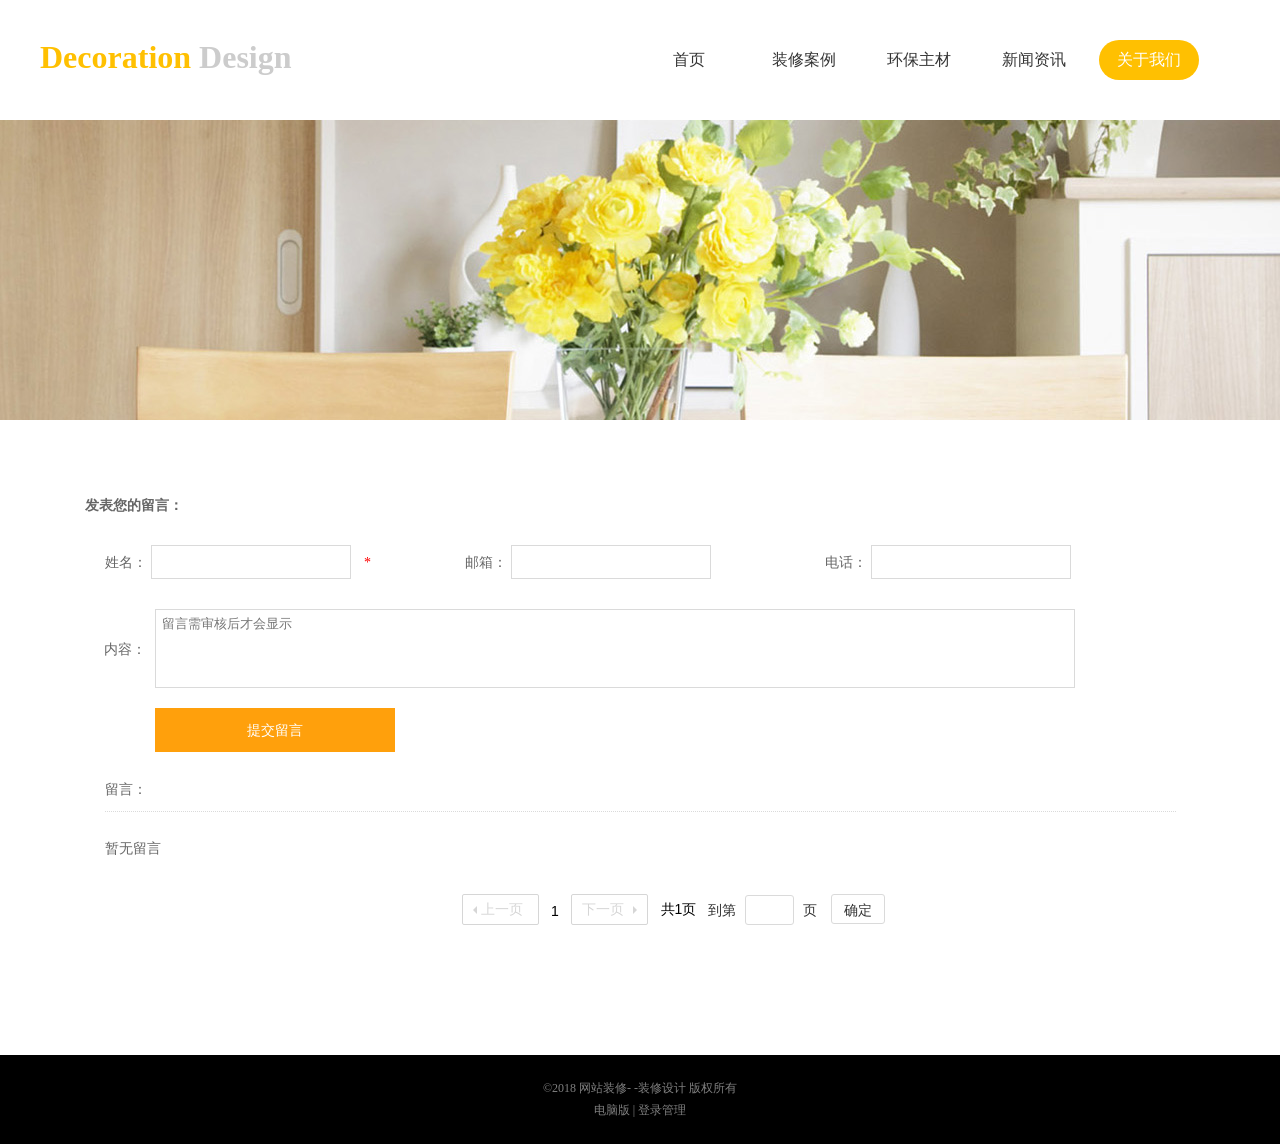
<file: liuyan.html>
<!DOCTYPE html>
<html lang="en">
<head>
    <meta charset="UTF-8">
    <title>留言板</title>
    <link rel="stylesheet" href="css/liuyan.css">
</head>
<body>
    <!--头部开始-->
    <header>
        <div class="head-box">
            <div class="head-left">
                        <span>
                            Decoration
                            <span>Design</span>
                        </span>
            </div>
            <div class="head-right">
                <ul>
                    <li>
                        <a href="index.html">首页</a>
                    </li>
                    <li>
                        <a href="case.html">装修案例</a>
                    </li>
                    <li>
                        <a href="">环保主材</a>
                    </li>
                    <li>
                        <a href="new.html">新闻资讯</a>
                    </li>
                    <li class="active">
                        <a href="about.html">关于我们</a>
                        <div class="hide">
                            <div class="jt1"></div>
                            <div class="hide-zi">
                                <a href="contact.html">联系我们</a>
                            </div>
                            <div class="hide-zi hide-zi2">
                                <a href="liuyan.html">留言板</a>
                            </div>
                        </div>
                    </li>
                </ul>
            </div>
        </div>
    </header>
    <!--头部结束-->
    <!--banner开始-->
    <div class="banner"></div>
    <!--banner结束-->
    <!--留言开始-->
    <div class="content-container">
        <div class="content-box">
            <p>发表您的留言：</p>
            <div class="name">
                <em>姓名：</em>
                <input type="text">
                <span class="xing">*</span>
            </div>
            <div class="name">
                <em>邮箱：</em>
                <input type="text">
            </div>
            <div class="name">
                <em>电话：</em>
                <input type="text">
            </div>
            <div class="text">
                <div class="text-left">内容：</div>
                <textarea name="" id="" cols="30" rows="10" placeholder="留言需审核后才会显示"></textarea>
            </div>
            <div class="button">提交留言</div>
            <p>留言：</p>
            <p>暂无留言</p>
            <div class="pages">
                <div class="pages-top">
                    <div class="jt"></div>
                    <span>上一页</span>
                </div>
                <div class="pageNo">1</div>
                <div class="pages-top pages-bottom">
                    <span>下一页</span>
                    <div class="jt2"></div>
                </div>
                <div class="pages-zi">共1页</div>
                <div class="pages-right">
                    到第
                    <input type="text">
                    页
                    <a href="#">确定</a>
                </div>
            </div>
        </div>
    </div>
    <!--留言结束-->
    <!--footer开始-->
    <footer>
        <div class="footer-box">
            <p>©2018 网站装修- -装修设计  版权所有</p>
            <p>
                <span>电脑版</span>
                |
                <span>登录管理</span>
            </p>
        </div>
    </footer>
    <!--footer结束-->
    <!--返回开始-->
    <div class="toTop"></div>
    <!--返回结束-->
</body>
<script src="js/case.js"></script>
</html>
</file>
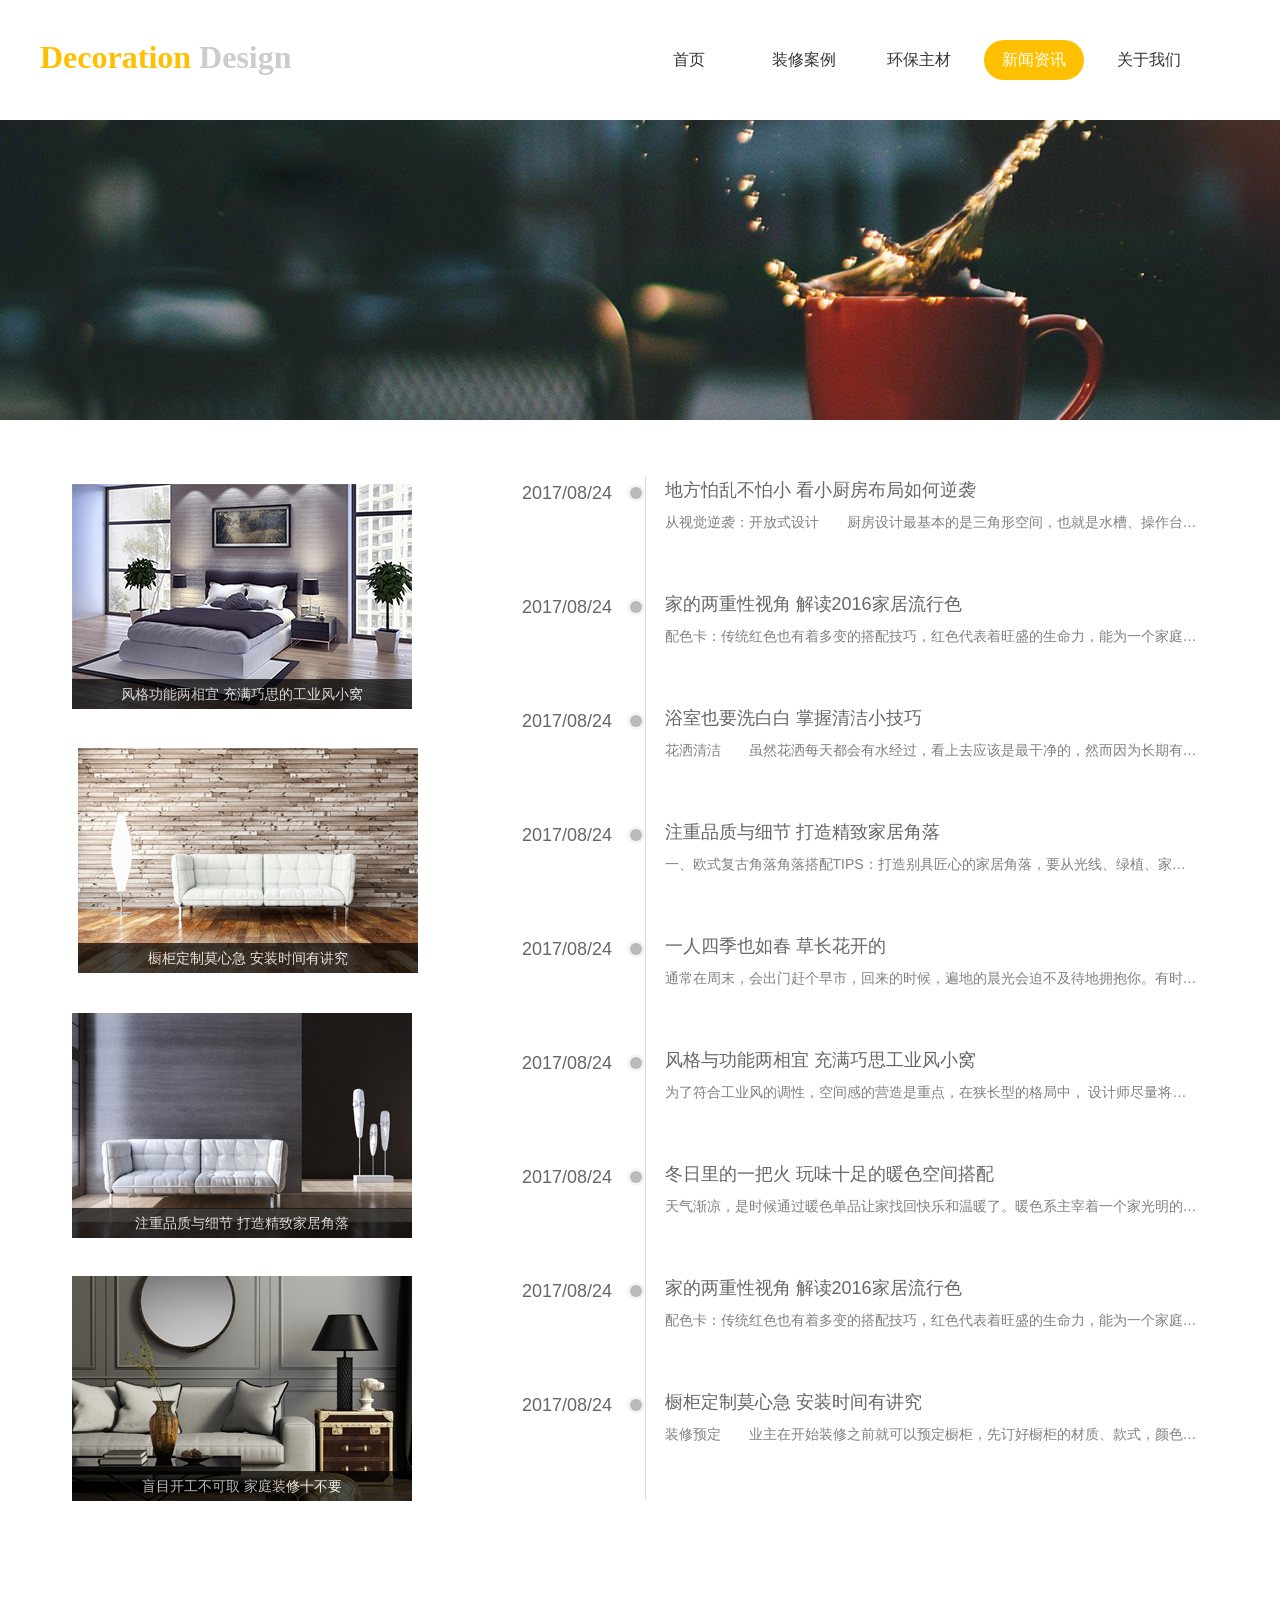
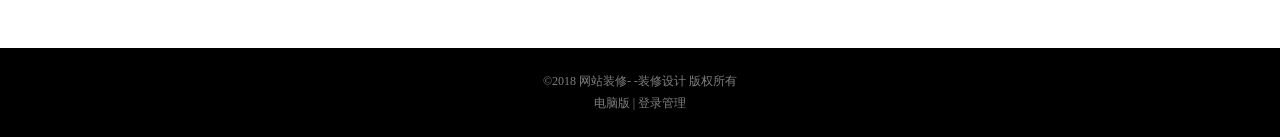
<file: new.html>
<!DOCTYPE html>
<html lang="en">
<head>
    <meta charset="UTF-8">
    <title>新闻资讯</title>
    <link rel="stylesheet" href="css/new.css">
</head>
<body>
    <!--头部开始-->
    <header>
        <div class="head-box">
            <div class="head-left">
                    <span>
                        Decoration
                        <span>Design</span>
                    </span>
            </div>
            <div class="head-right">
                <ul>
                    <li>
                        <a href="index.html">首页</a>
                    </li>
                    <li>
                        <a href="case.html">装修案例</a>
                    </li>
                    <li>
                        <a href="huaunbao.html">环保主材</a>
                    </li>
                    <li class="active">
                        <a href="">新闻资讯</a>
                    </li>
                    <li>
                        <a href="about.html">关于我们</a>
                        <div class="hide">
                            <div class="jt"></div>
                            <div class="hide-zi">
                                <a href="contact.html">联系我们</a>
                            </div>
                            <div class="hide-zi hide-zi2">
                                <a href="liuyan.html">留言板</a>
                            </div>
                        </div>
                    </li>
                </ul>
            </div>
        </div>
    </header>
    <!--头部结束-->
    <!--banner开始-->
    <div class="banner"></div>
    <!--banner结束-->
    <!--内容开始-->
    <section class="new-container">
        <div class="new-content">
            <div class="new-left-img">
                <div class="new-img-box">
                    <a href="new6.html" target="_blank">
                        <img src="img/n-left1.jpg" alt="">
                    </a>
                </div>
                <div class="new-left-tit">
                    <span>风格功能两相宜 充满巧思的工业风小窝</span>
                </div>
            </div>
            <div class="new-left-img new-left-img-2">
                <div class="new-img-box">
                    <a href="new8.html" target="_blank">
                        <img src="img/n-left2.jpg" alt="">
                    </a>
                </div>
                <div class="new-left-tit">
                    <span>橱柜定制莫心急 安装时间有讲究</span>
                </div>
            </div>
            <div class="new-left-img new-left-img-3">
                <div class="new-img-box">
                    <a href="new4.html" target="_blank">
                        <img src="img/n-left3.jpg" alt="">
                    </a>
                </div>
                <div class="new-left-tit">
                    <span>注重品质与细节 打造精致家居角落</span>
                </div>
            </div>
            <div class="new-left-img new-left-img-4">
                <div class="new-img-box">
                    <a href="">
                        <img src="img/n-left4.jpg" alt="">
                    </a>
                </div>
                <div class="new-left-tit">
                    <span>盲目开工不可取 家庭装修十不要</span>
                </div>
            </div>
            <div class="new-right-text">
                <div class="new-text-one">
                    <div class="date">
                        <a href="">2017/08/24</a>
                    </div>
                    <div class="text">
                        <div class="circle">
                            <div class="square"></div>
                        </div>
                        <div class="text-box">
                            <div class="text-top">
                                <a href="new1.html" target="_blank">地方怕乱不怕小 看小厨房布局如何逆袭</a>
                            </div>
                            <p>从视觉逆袭：开放式设计　　厨房设计最基本的是三角形空间，也就是水槽、操作台和灶台的位置，最理想的就是一个三角形，但...</p>
                        </div>
                    </div>
                </div>
                <div class="new-text-one">
                    <div class="date">
                        <a href="">2017/08/24</a>
                    </div>
                    <div class="text">
                        <div class="circle">
                            <div class="square"></div>
                        </div>
                        <div class="text-box">
                            <div class="text-top">
                                <a href="new2.html" target="_blank">家的两重性视角 解读2016家居流行色</a>
                            </div>
                            <p>配色卡：传统红色也有着多变的搭配技巧，红色代表着旺盛的生命力，能为一个家庭带来幸福感，它与偏咖啡一点的复古金非常相...</p>
                        </div>
                    </div>
                </div>
                <div class="new-text-one">
                    <div class="date">
                        <a href="">2017/08/24</a>
                    </div>
                    <div class="text">
                        <div class="circle">
                            <div class="square"></div>
                        </div>
                        <div class="text-box">
                            <div class="text-top">
                                <a href="new3.html" target="_blank">浴室也要洗白白 掌握清洁小技巧</a>
                            </div>
                            <p>花洒清洁　　虽然花洒每天都会有水经过，看上去应该是最干净的，然而因为长期有水从细小的孔隙流出，容易积聚水垢，又因为...</p>
                        </div>
                    </div>
                </div>
                <div class="new-text-one">
                    <div class="date">
                        <a href="">2017/08/24</a>
                    </div>
                    <div class="text">
                        <div class="circle">
                            <div class="square"></div>
                        </div>
                        <div class="text-box">
                            <div class="text-top">
                                <a href="new4.html" target="_blank">注重品质与细节 打造精致家居角落</a>
                            </div>
                            <p>一、欧式复古角落角落搭配TIPS：打造别具匠心的家居角落，要从光线、绿植、家饰及灯饰多角度入手，才能全身心地在这个...</p>
                        </div>
                    </div>
                </div>
                <div class="new-text-one">
                    <div class="date">
                        <a href="">2017/08/24</a>
                    </div>
                    <div class="text">
                        <div class="circle">
                            <div class="square"></div>
                        </div>
                        <div class="text-box">
                            <div class="text-top">
                                <a href="new5.html" target="_blank">一人四季也如春 草长花开的</a>
                            </div>
                            <p>通常在周末，会出门赶个早市，回来的时候，遍地的晨光会迫不及待地拥抱你。有时候，也会登上木头的阶梯去二楼回笼...</p>
                        </div>
                    </div>
                </div>
                <div class="new-text-one">
                    <div class="date">
                        <a href="">2017/08/24</a>
                    </div>
                    <div class="text">
                        <div class="circle">
                            <div class="square"></div>
                        </div>
                        <div class="text-box">
                            <div class="text-top">
                                <a href="new6.html" target="_blank">风格与功能两相宜 充满巧思工业风小窝</a>
                            </div>
                            <p>为了符合工业风的调性，空间感的营造是重点，在狭长型的格局中， 设计师尽量将量体 往两边放，保留中间的开阔感。在...</p>
                        </div>
                    </div>
                </div>
                <div class="new-text-one">
                    <div class="date">
                        <a href="">2017/08/24</a>
                    </div>
                    <div class="text">
                        <div class="circle">
                            <div class="square"></div>
                        </div>
                        <div class="text-box">
                            <div class="text-top">
                                <a href="new7.html" target="_blank">冬日里的一把火 玩味十足的暖色空间搭配</a>
                            </div>
                            <p>天气渐凉，是时候通过暖色单品让家找回快乐和温暖了。暖色系主宰着一个家光明的魂灵，暖色事物色彩明亮，容易刺激想象...</p>
                        </div>
                    </div>
                </div>
                <div class="new-text-one">
                    <div class="date">
                        <a href="">2017/08/24</a>
                    </div>
                    <div class="text">
                        <div class="circle">
                            <div class="square"></div>
                        </div>
                        <div class="text-box">
                            <div class="text-top">
                                <a href="new2.html" target="_blank">家的两重性视角 解读2016家居流行色</a>
                            </div>
                            <p>配色卡：传统红色也有着多变的搭配技巧，红色代表着旺盛的生命力，能为一个家庭带来幸福感，它与偏咖啡一点的复古金非常相...</p>
                        </div>
                    </div>
                </div>
                <div class="new-text-one">
                    <div class="date">
                        <a href="">2017/08/24</a>
                    </div>
                    <div class="text">
                        <div class="circle">
                            <div class="square"></div>
                        </div>
                        <div class="text-box">
                            <div class="text-top">
                                <a href="new8.html" target="_blank">橱柜定制莫心急 安装时间有讲究</a>
                            </div>
                            <p>装修预定　　业主在开始装修之前就可以预定橱柜，先订好橱柜的材质、款式，颜色等，和设计师讨论一下设计样式，初步方案通...</p>
                        </div>
                    </div>
                </div>
                <div class="xian"></div>
            </div>
        </div>
    </section>
    <!--内容结束-->
    <!--footer开始-->
    <footer>
        <div class="footer-box">
            <p>©2018 网站装修- -装修设计  版权所有</p>
            <p>
                <span>电脑版</span>
                |
                <span>登录管理</span>
            </p>
        </div>
    </footer>
    <!--footer结束-->
    <!--返回开始-->
    <div class="toTop"></div>
    <!--返回结束-->
</body>
<script src="js/case.js"></script>
</html>
</file>
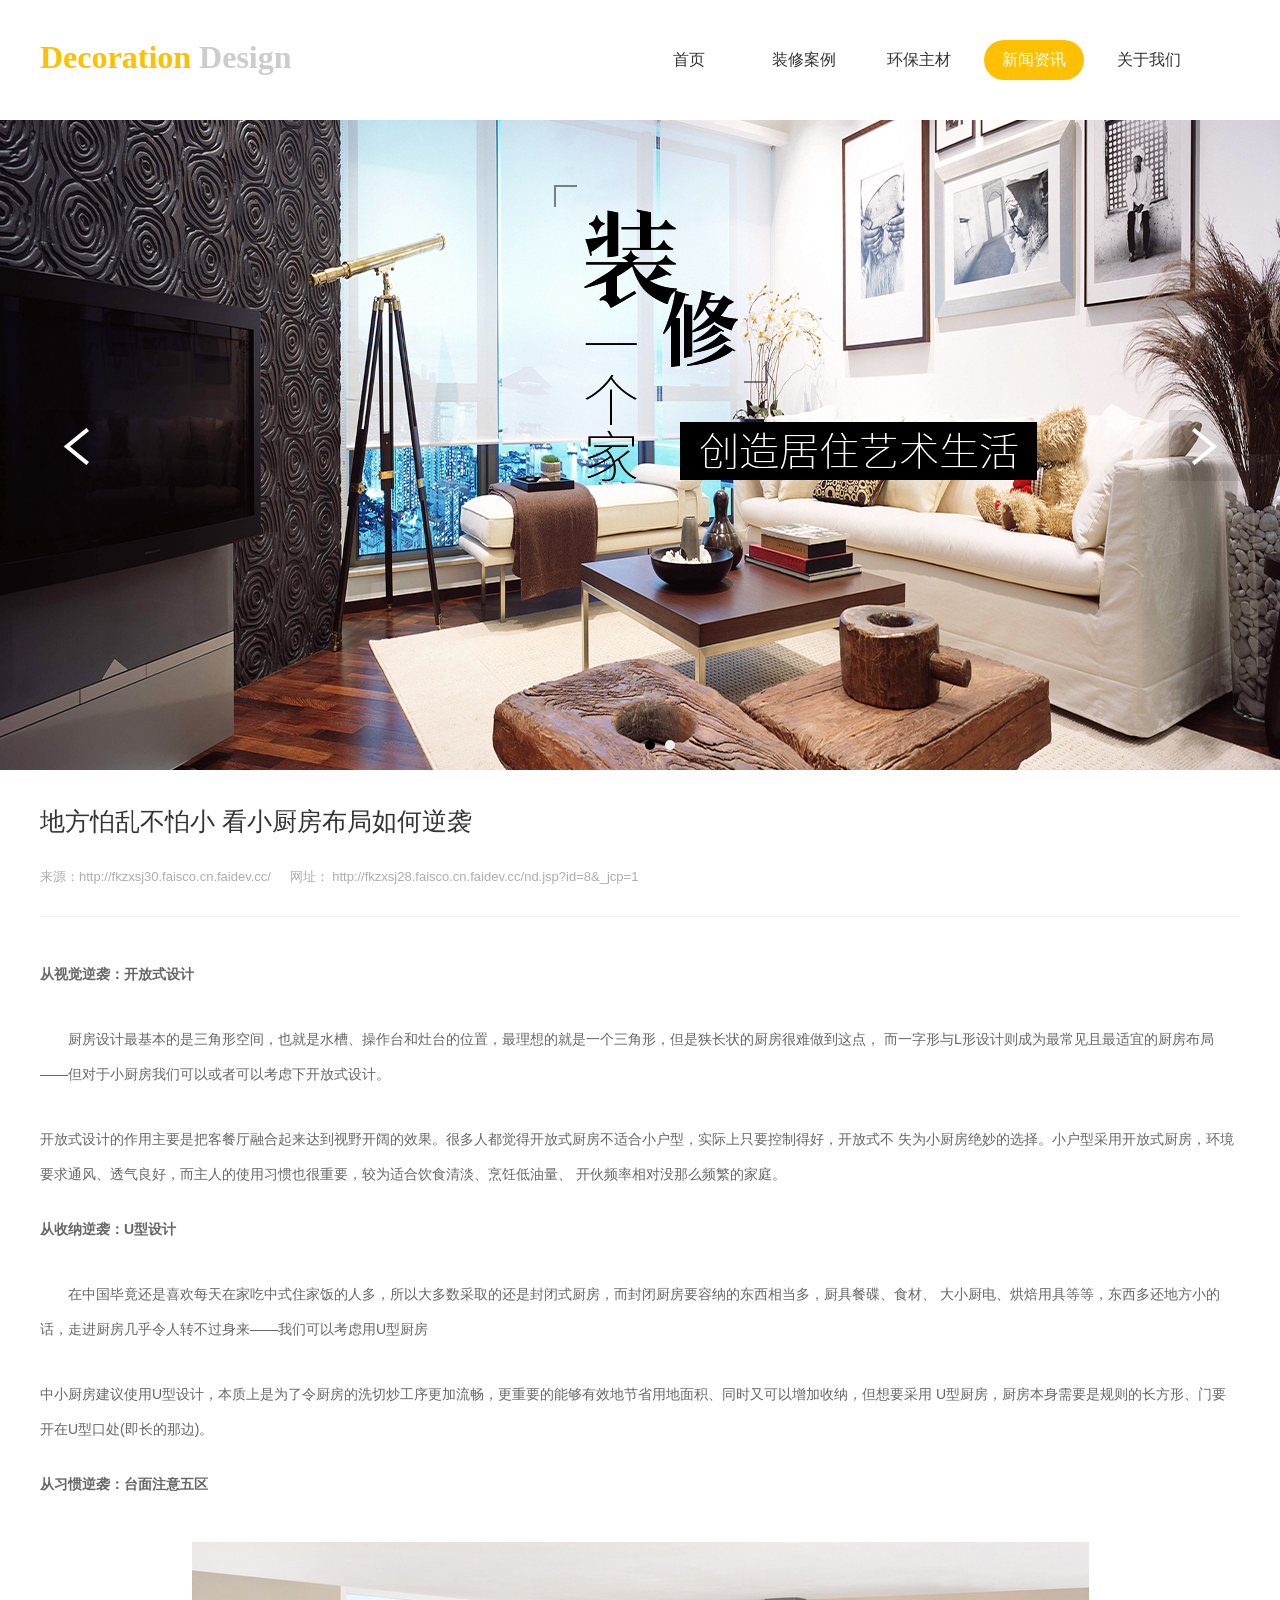
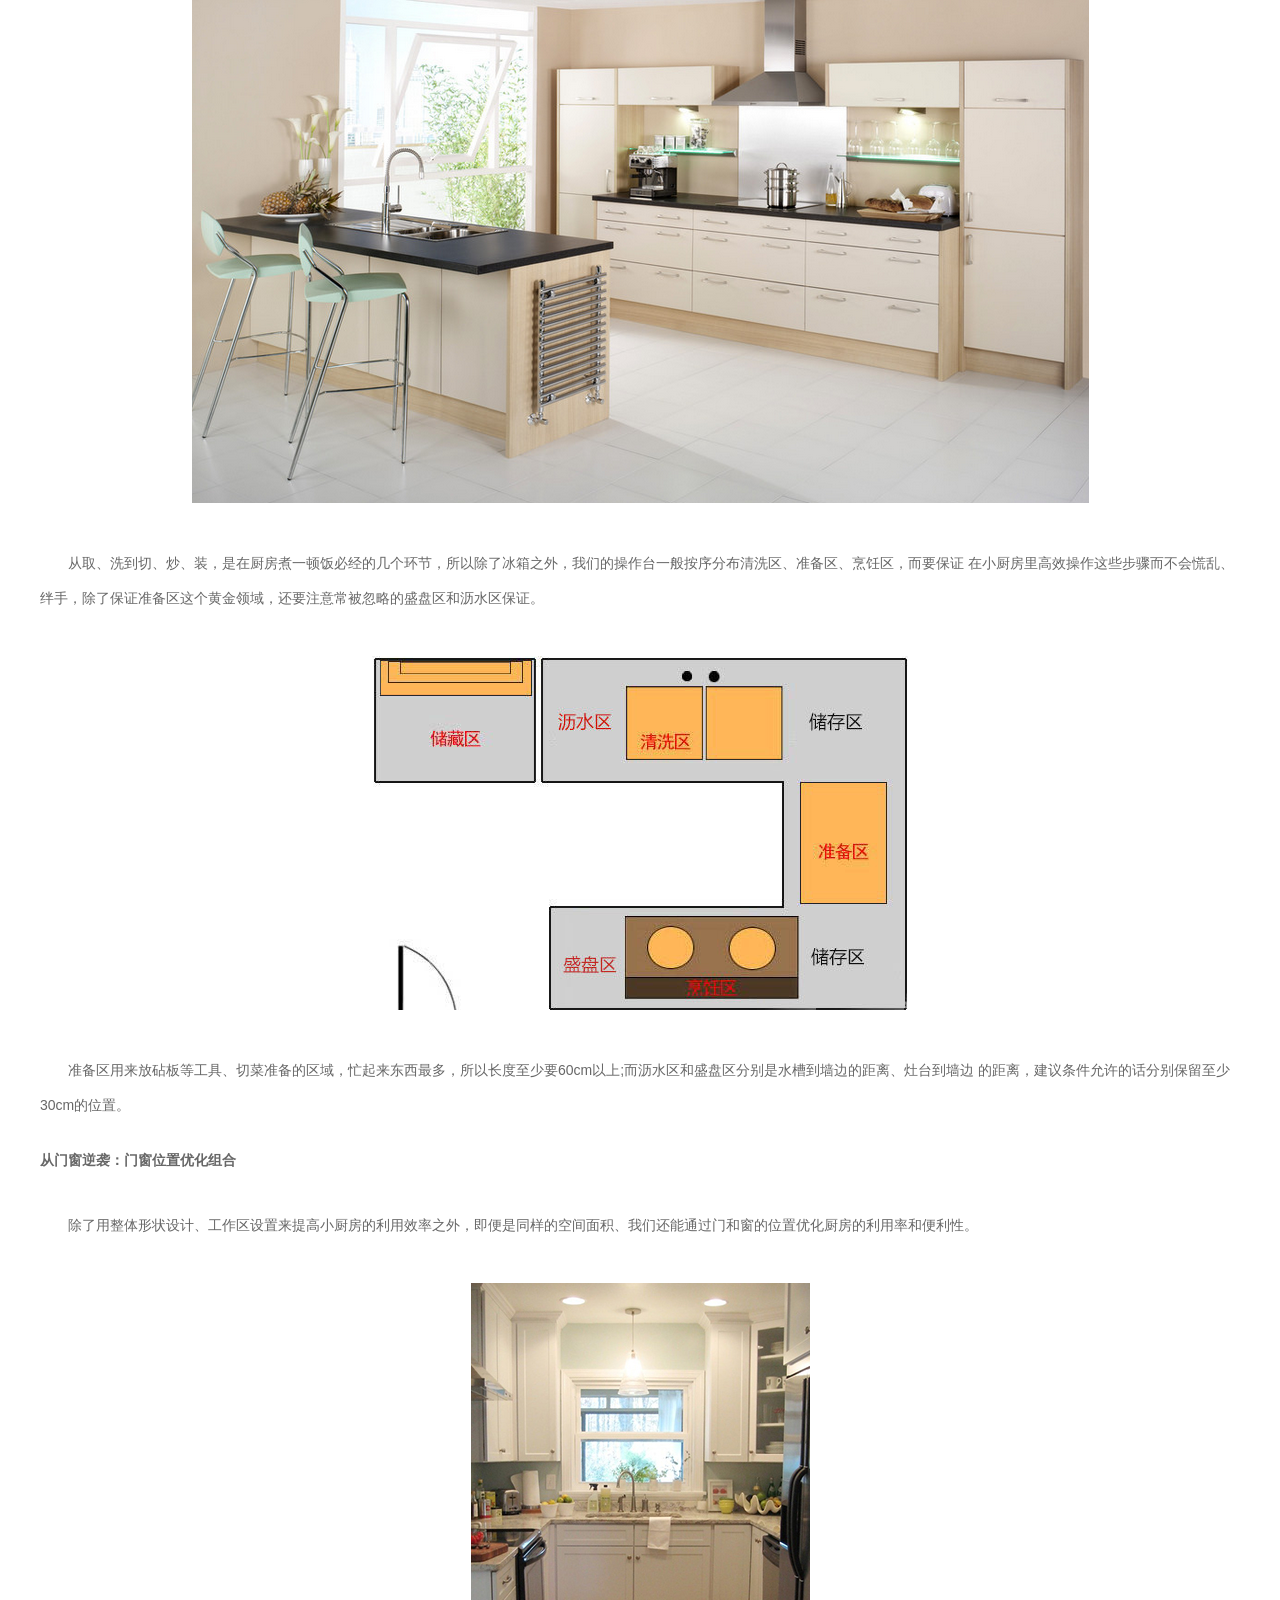
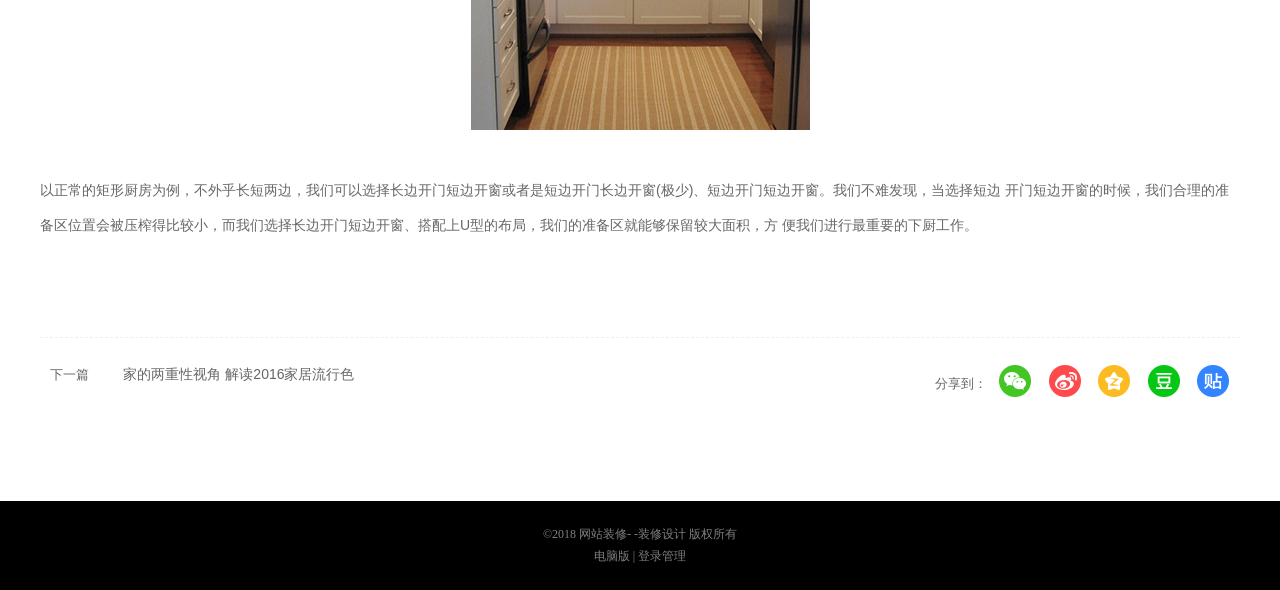
<file: new1.html>
<!DOCTYPE html>
<html lang="en">
<head>
    <meta charset="UTF-8">
    <title>地方怕乱不怕小</title>
    <link rel="stylesheet" href="css/new1.css">
</head>
<body>
    <!--头部开始-->
    <header>
        <div class="head-box">
            <div class="head-left">
                    <span>
                        Decoration
                        <span>Design</span>
                    </span>
            </div>
            <div class="head-right">
                <ul>
                    <li>
                        <a href="">首页</a>
                    </li>
                    <li>
                        <a href="case.html">装修案例</a>
                    </li>
                    <li>
                        <a href="huaunbao.html">环保主材</a>
                    </li>
                    <li  class="active">
                        <a href="new.html">新闻资讯</a>
                    </li>
                    <li>
                        <a href="about.html">关于我们</a>
                        <div class="hide">
                            <div class="jt"></div>
                            <div class="hide-zi">
                                <a href="contact.html">联系我们</a>
                            </div>
                            <div class="hide-zi hide-zi2">
                                <a href="liuyan.html">留言板</a>
                            </div>
                        </div>
                    </li>
                </ul>
            </div>
        </div>
    </header>
    <!--头部结束-->
    <!--banner开始-->
    <div class="banner-container">
        <ul class="imgs-box">
            <li class="active">
                <img src="img/banner1.png" alt="">
                <div class="banner-top-img"></div>
                <div class="banner-top-tit"></div>
            </li>
            <li>
                <img src="img/banner2.png" alt="">
                <div class="banner-top-img"></div>
                <div class="banner-top-tit"></div>
            </li>
        </ul>
        <ul class="circle-box">
            <li class="active"></li>
            <li></li>
        </ul>
        <div class="prev"></div>
        <div class="next"></div>
    </div>
    <!--banner结束-->
    <!--内容开始-->
    <section class="text-section">
        <div class="text-box">
            <div class="title">地方怕乱不怕小 看小厨房布局如何逆袭</div>
            <div class="title-wz">
                <span>来源：http://fkzxsj30.faisco.cn.faidev.cc/</span>
                <span>网址：
                <a href="#" target="_blank">http://fkzxsj28.faisco.cn.faidev.cc/nd.jsp?id=8&_jcp=1</a>
                </span>
            </div>
            <div class="line"></div>
            <div class="text-content">
                <p class="strong">从视觉逆袭：开放式设计</p>
                <p>　　厨房设计最基本的是三角形空间，也就是水槽、操作台和灶台的位置，最理想的就是一个三角形，但是狭长状的厨房很难做到这点，
                    而一字形与L形设计则成为最常见且最适宜的厨房布局——但对于小厨房我们可以或者可以考虑下开放式设计。</p>
                <p>开放式设计的作用主要是把客餐厅融合起来达到视野开阔的效果。很多人都觉得开放式厨房不适合小户型，实际上只要控制得好，开放式不
                    失为小厨房绝妙的选择。小户型采用开放式厨房，环境要求通风、透气良好，而主人的使用习惯也很重要，较为适合饮食清淡、烹饪低油量、
                    开伙频率相对没那么频繁的家庭。</p>
                <p class="strong">从收纳逆袭：U型设计</p>
                <p>　　在中国毕竟还是喜欢每天在家吃中式住家饭的人多，所以大多数采取的还是封闭式厨房，而封闭厨房要容纳的东西相当多，厨具餐碟、食材、
                    大小厨电、烘焙用具等等，东西多还地方小的话，走进厨房几乎令人转不过身来——我们可以考虑用U型厨房</p>
                <p>中小厨房建议使用U型设计，本质上是为了令厨房的洗切炒工序更加流畅，更重要的能够有效地节省用地面积、同时又可以增加收纳，但想要采用
                    U型厨房，厨房本身需要是规则的长方形、门要开在U型口处(即长的那边)。</p>
                <p class="strong">从习惯逆袭：台面注意五区</p>
                <p class="img-box">
                    <img src="img/new1-p1.png" alt="">
                </p>
                <p>　　从取、洗到切、炒、装，是在厨房煮一顿饭必经的几个环节，所以除了冰箱之外，我们的操作台一般按序分布清洗区、准备区、烹饪区，而要保证
                    在小厨房里高效操作这些步骤而不会慌乱、绊手，除了保证准备区这个黄金领域，还要注意常被忽略的盛盘区和沥水区保证。</p>
                <p class="img-box">
                    <img src="img/new1-p2.png" alt="">
                </p>
                <p>　　准备区用来放砧板等工具、切菜准备的区域，忙起来东西最多，所以长度至少要60cm以上;而沥水区和盛盘区分别是水槽到墙边的距离、灶台到墙边
                    的距离，建议条件允许的话分别保留至少30cm的位置。</p>
                <p class="strong">从门窗逆袭：门窗位置优化组合</p>
                <p>　　除了用整体形状设计、工作区设置来提高小厨房的利用效率之外，即便是同样的空间面积、我们还能通过门和窗的位置优化厨房的利用率和便利性。</p>
                <p class="img-box">
                    <img src="img/new1-p3.png" alt="">
                </p>
                <p>以正常的矩形厨房为例，不外乎长短两边，我们可以选择长边开门短边开窗或者是短边开门长边开窗(极少)、短边开门短边开窗。我们不难发现，当选择短边
                    开门短边开窗的时候，我们合理的准备区位置会被压榨得比较小，而我们选择长边开门短边开窗、搭配上U型的布局，我们的准备区就能够保留较大面积，方
                    便我们进行最重要的下厨工作。</p>
            </div>
            <div class="line2"></div>
            <div class="text-bottom">
                <div class="text-bottom-left">
                    <span>下一篇</span>
                    <a href="new2.html">家的两重性视角 解读2016家居流行色</a>
                </div>
                <div class="shareInfo">
                    <span>分享到：</span>
                    <div class="shareListPanel">
                        <a href="#" class="shareIcon Weixin"></a>
                        <a href="#" class="shareIcon Weibo"></a>
                        <a href="#" class="shareIcon qq_zone"></a>
                        <a href="#" class="shareIcon douban"></a>
                        <a href="#" class="shareIcon baidu_tieba"></a>
                    </div>
                </div>
            </div>
        </div>
    </section>
    <!--内容结束-->
    <!--footer开始-->
    <footer>
        <div class="footer-box">
            <p>©2018 网站装修- -装修设计  版权所有</p>
            <p>
                <span>电脑版</span>
                |
                <span>登录管理</span>
            </p>
        </div>
    </footer>
    <!--footer结束-->
    <!--返回开始-->
    <div class="toTop"></div>
    <!--返回结束-->
</body>
<script src="js/index.js"></script>
</html>
</file>
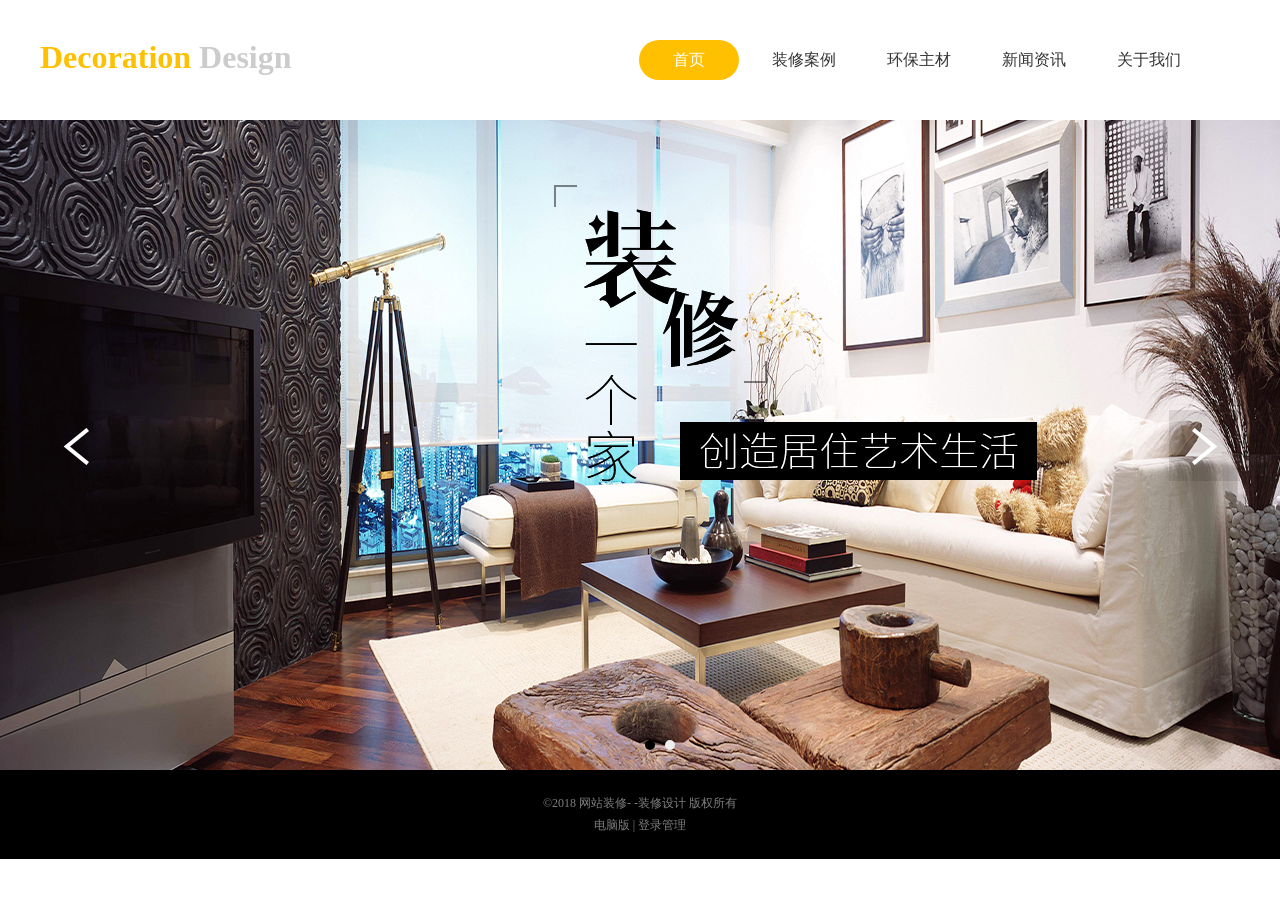
<file: new2.html>
<!DOCTYPE html>
<html lang="en">
<head>
    <meta charset="UTF-8">
    <title>家的两重性视角</title>
    <link rel="stylesheet" href="css/new2.css">
</head>
<body>
    <!--头部开始-->
    <header>
        <div class="head-box">
            <div class="head-left">
                        <span>
                            Decoration
                            <span>Design</span>
                        </span>
            </div>
            <div class="head-right">
                <ul>
                    <li class="active">
                        <a href="">首页</a>
                    </li>
                    <li>
                        <a href="case.html">装修案例</a>
                    </li>
                    <li>
                        <a href="huaunbao.html">环保主材</a>
                    </li>
                    <li>
                        <a href="new.html">新闻资讯</a>
                    </li>
                    <li>
                        <a href="about.html">关于我们</a>
                        <div class="hide">
                            <div class="jt"></div>
                            <div class="hide-zi">
                                <a href="contact.html">联系我们</a>
                            </div>
                            <div class="hide-zi hide-zi2">
                                <a href="liuyan.html">留言板</a>
                            </div>
                        </div>
                    </li>
                </ul>
            </div>
        </div>
    </header>
    <!--头部结束-->
    <!--banner开始-->
    <div class="banner-container">
        <ul class="imgs-box">
            <li class="active">
                <img src="img/banner1.png" alt="">
                <div class="banner-top-img"></div>
                <div class="banner-top-tit"></div>
            </li>
            <li>
                <img src="img/banner2.png" alt="">
                <div class="banner-top-img"></div>
                <div class="banner-top-tit"></div>
            </li>
        </ul>
        <ul class="circle-box">
            <li class="active"></li>
            <li></li>
        </ul>
        <div class="prev"></div>
        <div class="next"></div>
    </div>
    <!--banner结束-->
    <!--footer开始-->
    <footer>
        <div class="footer-box">
            <p>©2018 网站装修- -装修设计  版权所有</p>
            <p>
                <span>电脑版</span>
                |
                <span>登录管理</span>
            </p>
        </div>
    </footer>
    <!--footer结束-->
    <!--返回开始-->
    <div class="toTop"></div>
    <!--返回结束-->

</body>
<script src="js/index.js"></script>
</html>
</file>
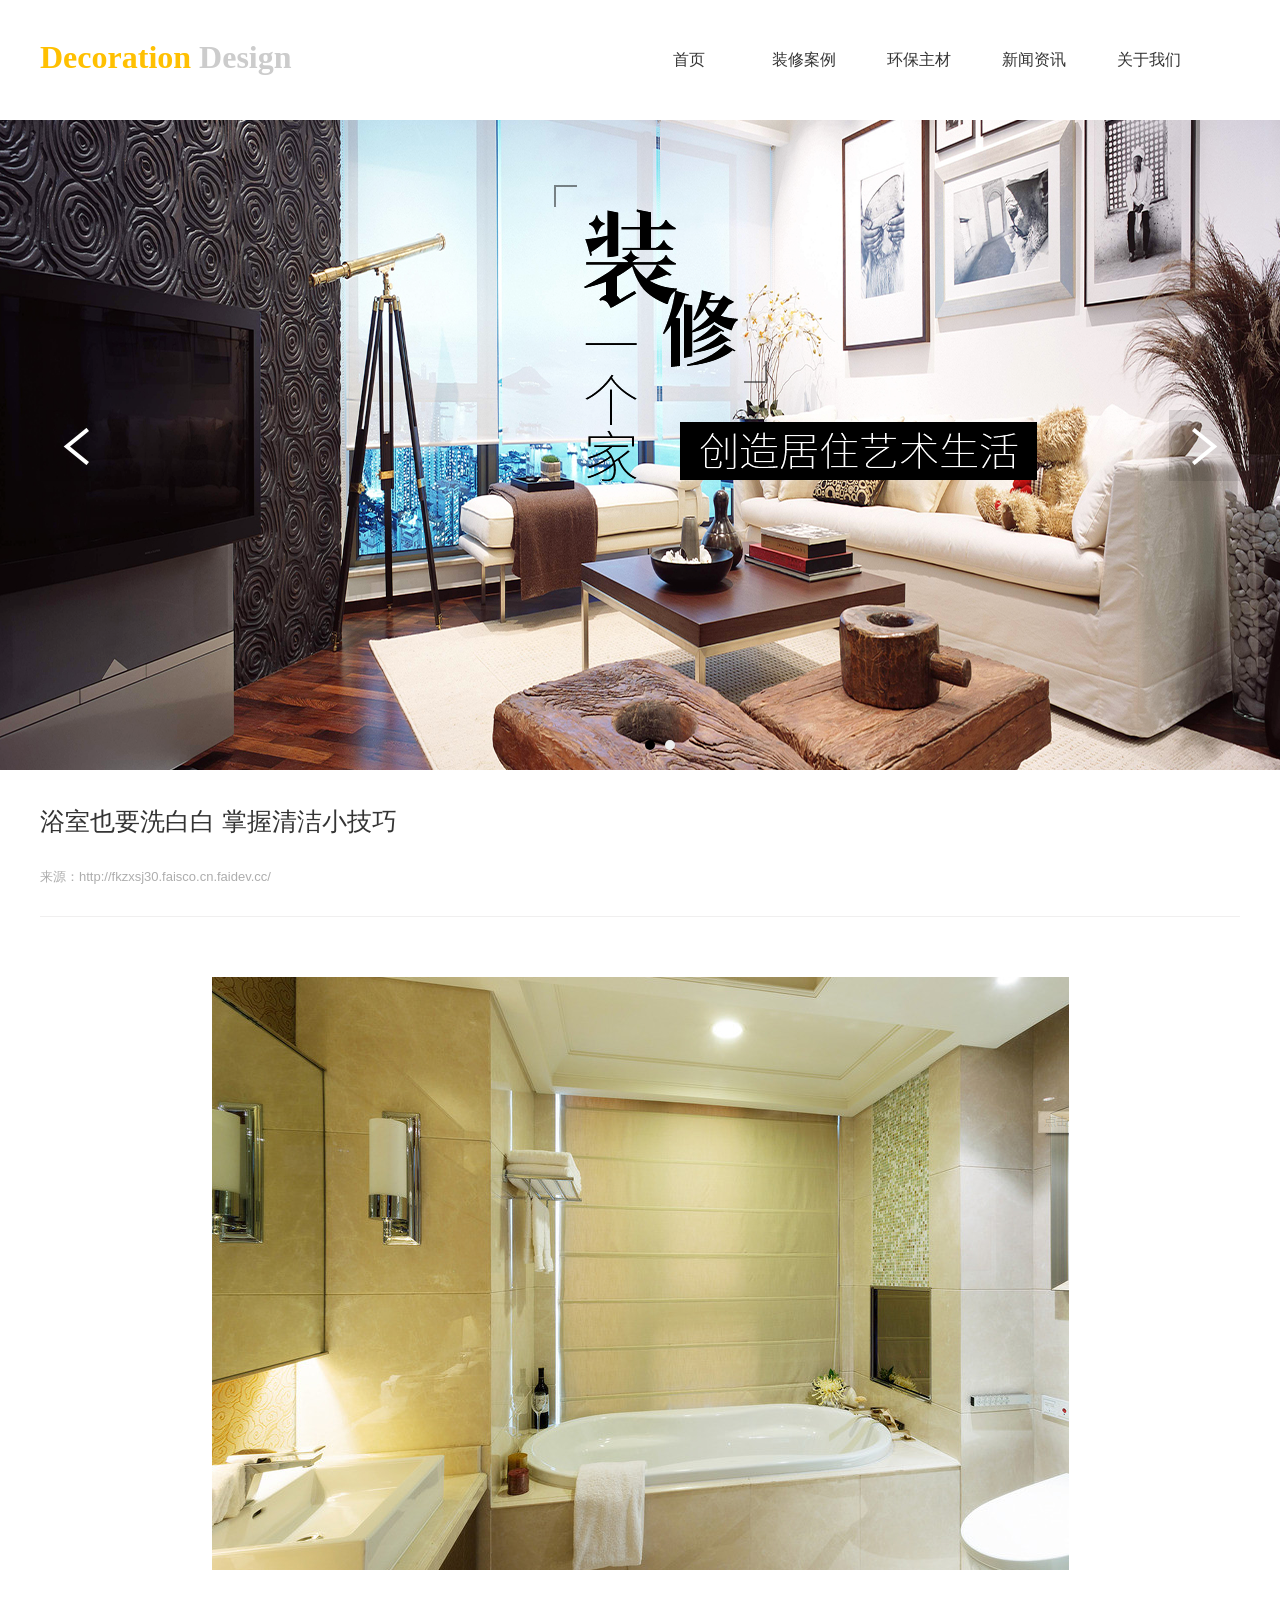
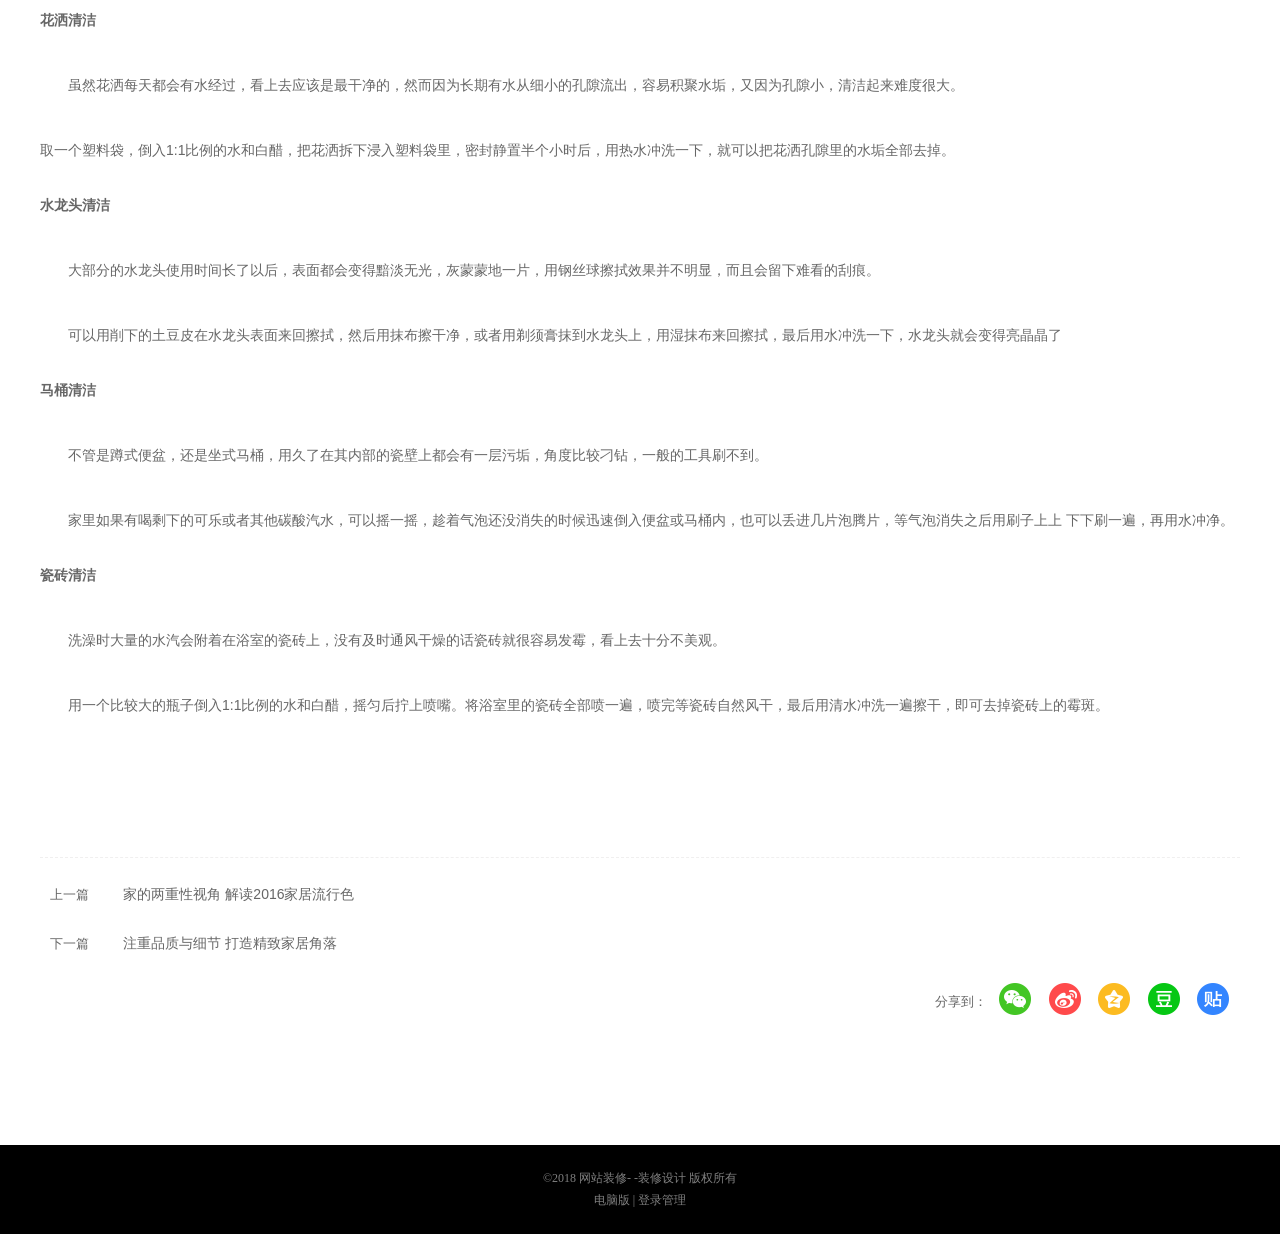
<file: new3.html>
<!DOCTYPE html>
<html lang="en">
<head>
    <meta charset="UTF-8">
    <title>浴室也要洗白白</title>
    <link rel="stylesheet" href="css/new2.css">
</head>
<body>
    <!--头部开始-->
    <header>
        <div class="head-box">
            <div class="head-left">
                            <span>
                                Decoration
                                <span>Design</span>
                            </span>
            </div>
            <div class="head-right">
                <ul>
                    <li>
                        <a href="">首页</a>
                    </li>
                    <li>
                        <a href="case.html">装修案例</a>
                    </li>
                    <li>
                        <a href="huaunbao.html">环保主材</a>
                    </li>
                    <li>
                        <a href="new.html">新闻资讯</a>
                    </li>
                    <li>
                        <a href="about.html">关于我们</a>
                        <div class="hide">
                            <div class="jt"></div>
                            <div class="hide-zi">
                                <a href="contact.html">联系我们</a>
                            </div>
                            <div class="hide-zi hide-zi2">
                                <a href="liuyan.html">留言板</a>
                            </div>
                        </div>
                    </li>
                </ul>
            </div>
        </div>
    </header>
    <!--头部结束-->
    <!--banner开始-->
    <div class="banner-container">
        <ul class="imgs-box">
            <li class="active">
                <img src="img/banner1.png" alt="">
                <div class="banner-top-img"></div>
                <div class="banner-top-tit"></div>
            </li>
            <li>
                <img src="img/banner2.png" alt="">
                <div class="banner-top-img"></div>
                <div class="banner-top-tit"></div>
            </li>
        </ul>
        <ul class="circle-box">
            <li class="active"></li>
            <li></li>
        </ul>
        <div class="prev"></div>
        <div class="next"></div>
    </div>
    <!--banner结束-->
    <!--内容开始-->
    <section class="text-section text-section2">
        <div class="text-box">
            <div class="title">浴室也要洗白白 掌握清洁小技巧</div>
            <div class="title-wz">
                <span>来源：http://fkzxsj30.faisco.cn.faidev.cc/</span>
            </div>
            <div class="line"></div>
            <div class="text-content text-content2">
                <p class="img-box">
                    <img src="img/new3-1.png" alt="">
                </p>
                <p class="strong">花洒清洁</p>
                <p>　　虽然花洒每天都会有水经过，看上去应该是最干净的，然而因为长期有水从细小的孔隙流出，容易积聚水垢，又因为孔隙小，清洁起来难度很大。</p>
                <p>取一个塑料袋，倒入1:1比例的水和白醋，把花洒拆下浸入塑料袋里，密封静置半个小时后，用热水冲洗一下，就可以把花洒孔隙里的水垢全部去掉。</p>
                <p class="strong">水龙头清洁</p>
                <p>　　大部分的水龙头使用时间长了以后，表面都会变得黯淡无光，灰蒙蒙地一片，用钢丝球擦拭效果并不明显，而且会留下难看的刮痕。</p>
                <p>　　可以用削下的土豆皮在水龙头表面来回擦拭，然后用抹布擦干净，或者用剃须膏抹到水龙头上，用湿抹布来回擦拭，最后用水冲洗一下，水龙头就会变得亮晶晶了</p>
                <p class="strong">马桶清洁</p>
                <p>　　不管是蹲式便盆，还是坐式马桶，用久了在其内部的瓷壁上都会有一层污垢，角度比较刁钻，一般的工具刷不到。</p>
                <p>　　家里如果有喝剩下的可乐或者其他碳酸汽水，可以摇一摇，趁着气泡还没消失的时候迅速倒入便盆或马桶内，也可以丢进几片泡腾片，等气泡消失之后用刷子上上
                    下下刷一遍，再用水冲净。</p>
                <p class="strong">瓷砖清洁</p>
                <p>　　洗澡时大量的水汽会附着在浴室的瓷砖上，没有及时通风干燥的话瓷砖就很容易发霉，看上去十分不美观。</p>
                <p>　　用一个比较大的瓶子倒入1:1比例的水和白醋，摇匀后拧上喷嘴。将浴室里的瓷砖全部喷一遍，喷完等瓷砖自然风干，最后用清水冲洗一遍擦干，即可去掉瓷砖上的霉斑。</p>
            </div>
            <div class="line2"></div>
            <div class="text-bottom">
                <div class="text-bottom-left">
                    <span>上一篇</span>
                    <a href="new2.html" target="_blank">家的两重性视角 解读2016家居流行色</a>
                </div>
                <div class="text-bottom-left text-bottom-left1">
                    <span>下一篇</span>
                    <a href="new4.html">注重品质与细节 打造精致家居角落</a>
                </div>
                <div class="shareInfo">
                    <span>分享到：</span>
                    <div class="shareListPanel">
                        <a href="#" class="shareIcon Weixin"></a>
                        <a href="#" class="shareIcon Weibo"></a>
                        <a href="#" class="shareIcon qq_zone"></a>
                        <a href="#" class="shareIcon douban"></a>
                        <a href="#" class="shareIcon baidu_tieba"></a>
                    </div>
                </div>
            </div>
        </div>
    </section>
    <!--内容结束-->
    <!--footer开始-->
    <footer>
        <div class="footer-box">
            <p>©2018 网站装修- -装修设计  版权所有</p>
            <p>
                <span>电脑版</span>
                |
                <span>登录管理</span>
            </p>
        </div>
    </footer>
    <!--footer结束-->
    <!--返回开始-->
    <div class="toTop"></div>
    <!--返回结束-->
</body>
<script src="js/index.js"></script>
</html>
</file>
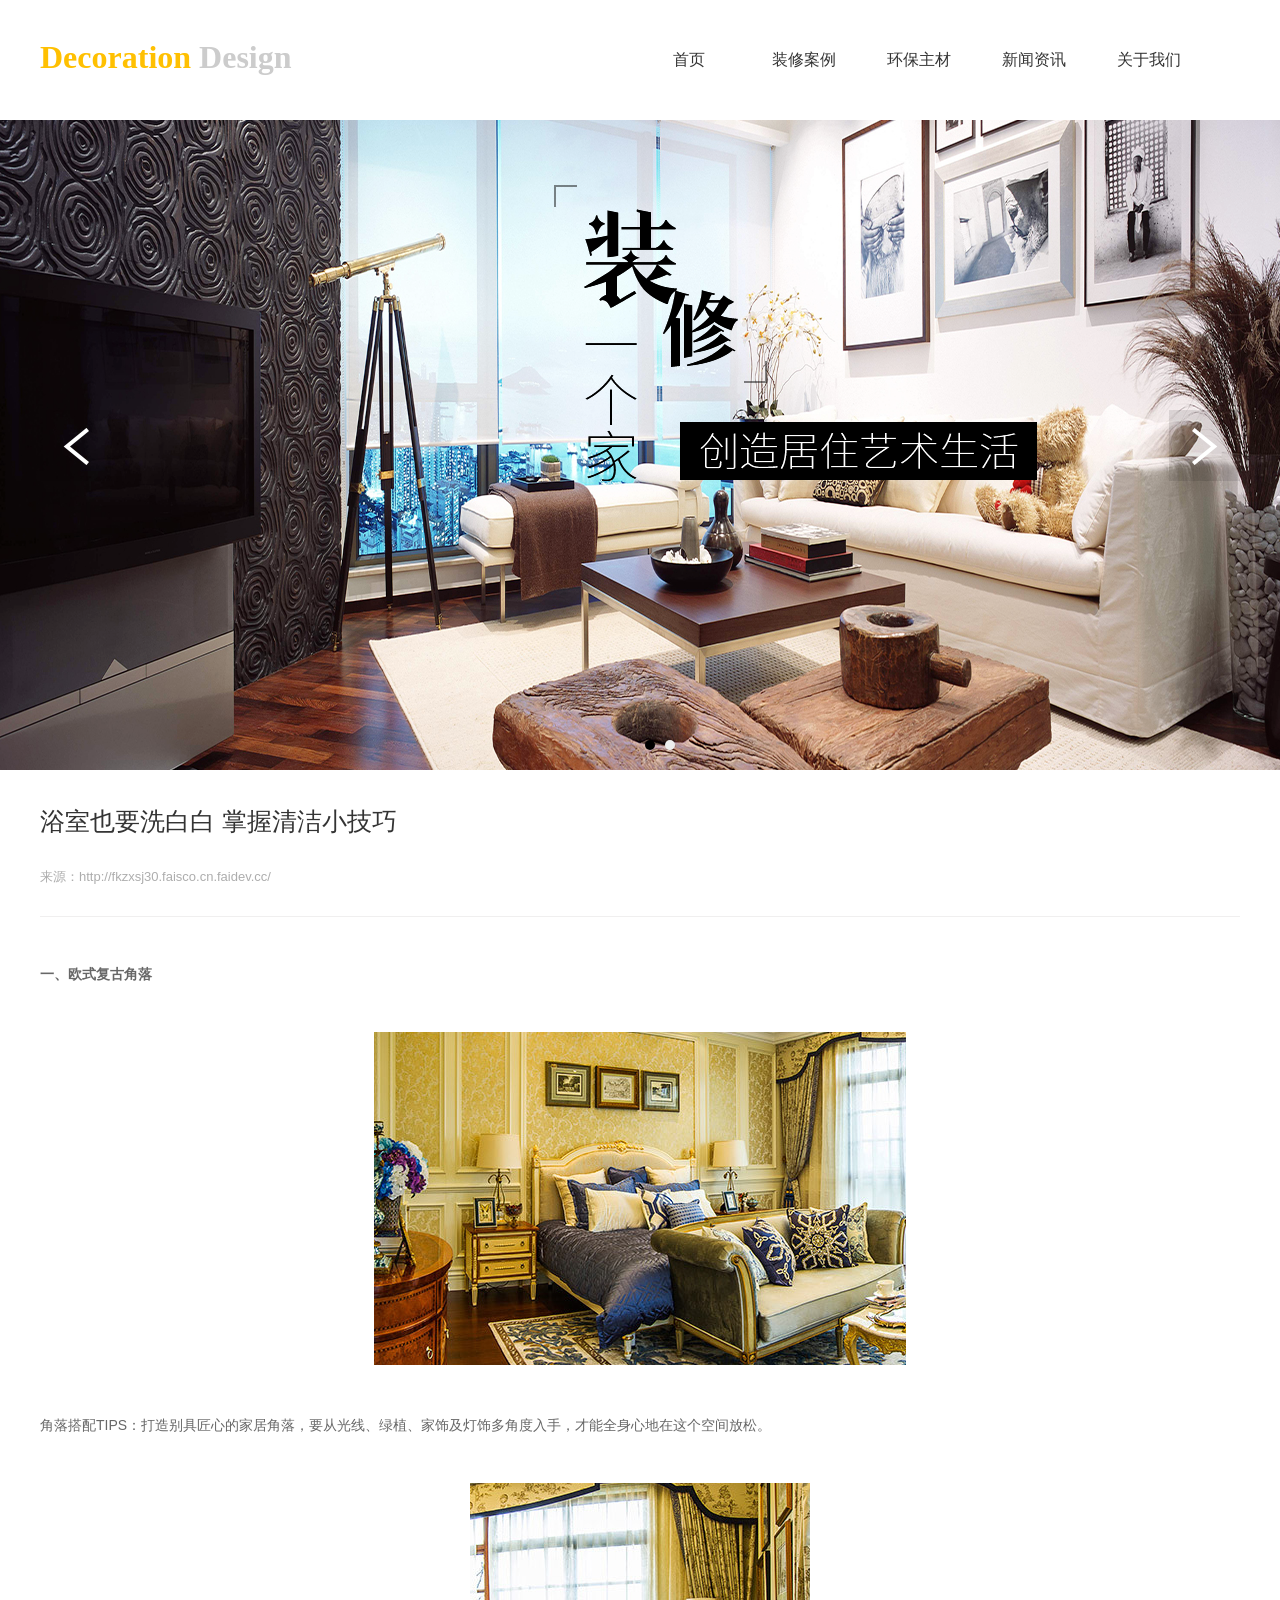
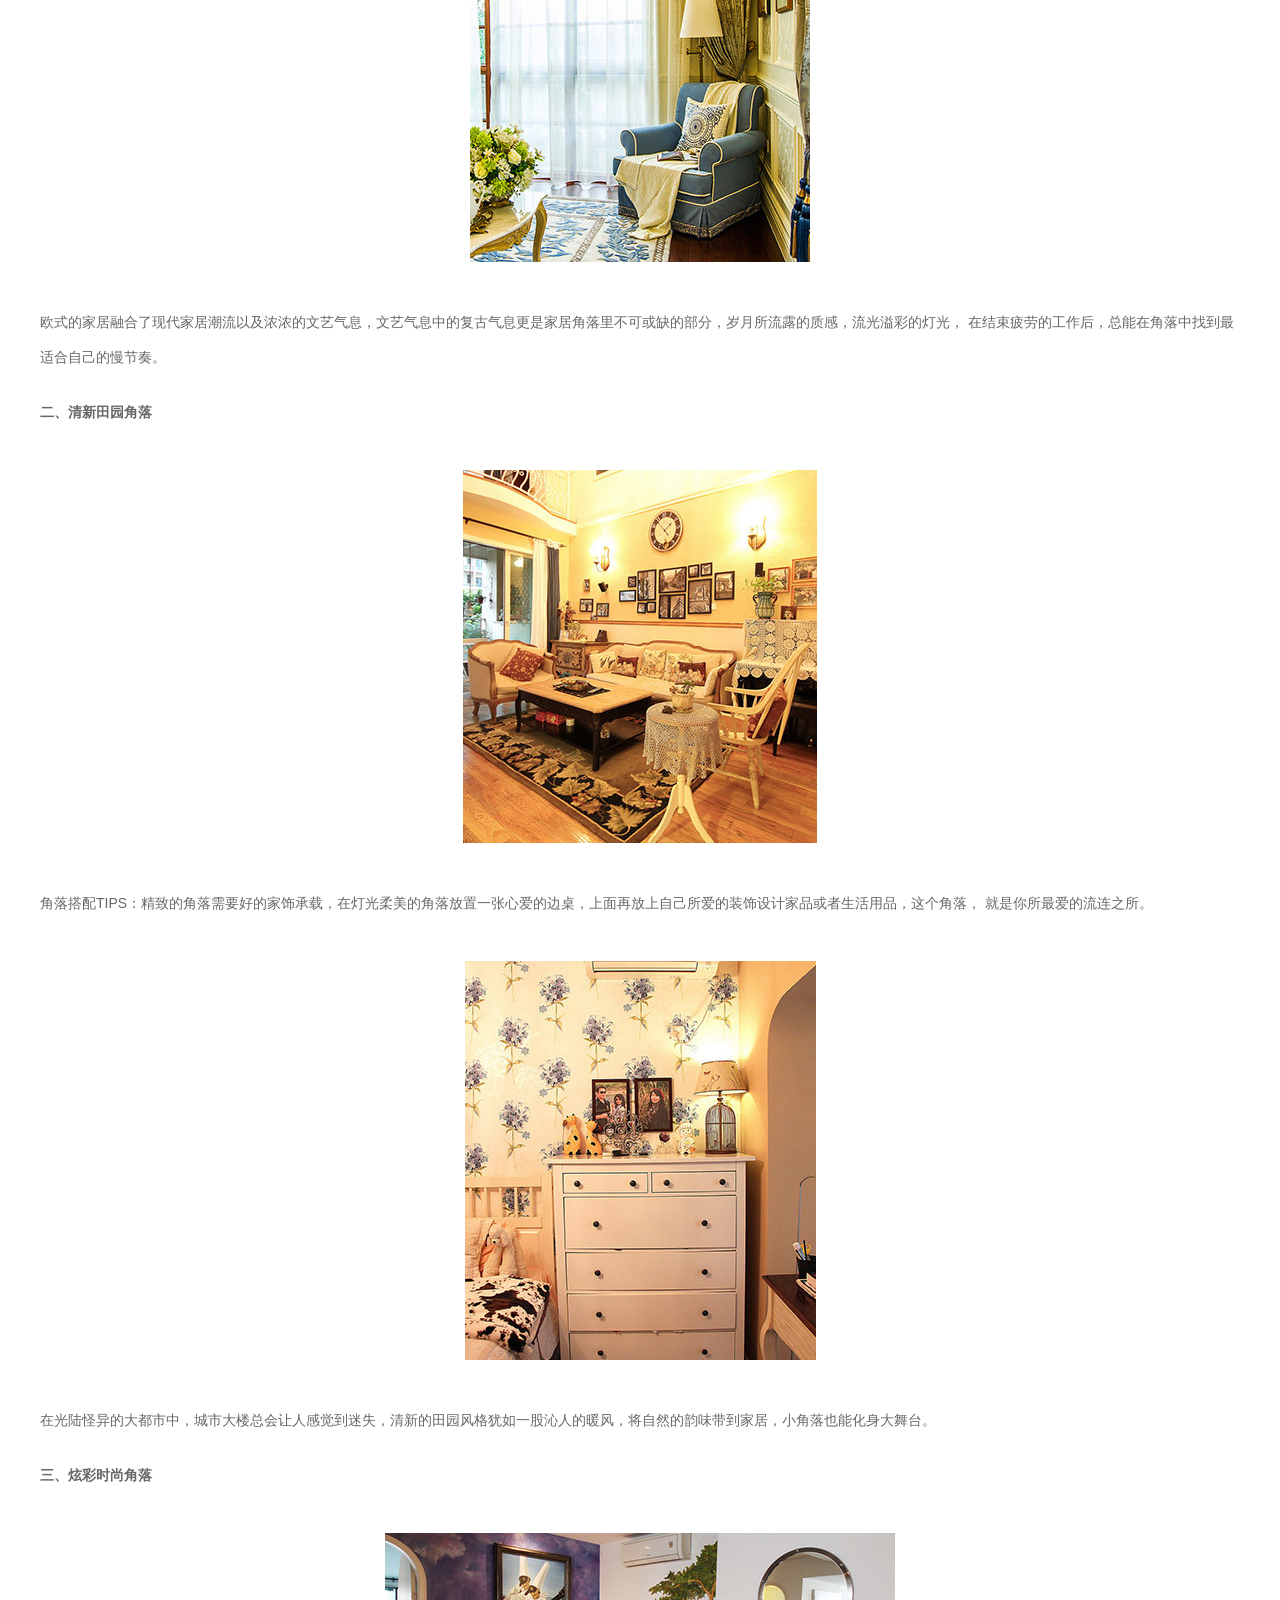
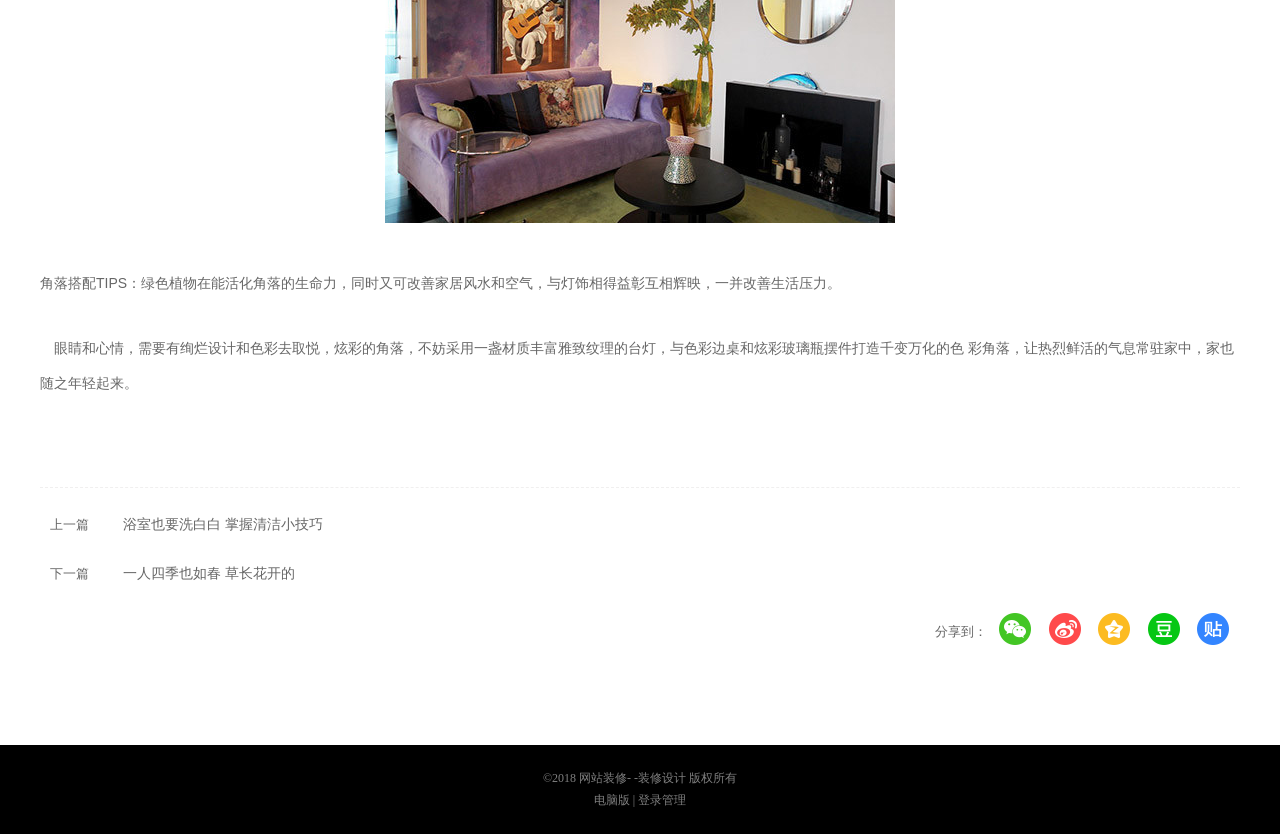
<file: new4.html>
<!DOCTYPE html>
<html lang="en">
<head>
    <meta charset="UTF-8">
    <title>注重品质与细节</title>
    <link rel="stylesheet" href="css/new2.css">
</head>
<body>
    <!--头部开始-->
    <header>
        <div class="head-box">
            <div class="head-left">
                                <span>
                                    Decoration
                                    <span>Design</span>
                                </span>
            </div>
            <div class="head-right">
                <ul>
                    <li>
                        <a href="">首页</a>
                    </li>
                    <li>
                        <a href="case.html">装修案例</a>
                    </li>
                    <li>
                        <a href="huaunbao.html">环保主材</a>
                    </li>
                    <li>
                        <a href="new.html">新闻资讯</a>
                    </li>
                    <li>
                        <a href="about.html">关于我们</a>
                        <div class="hide">
                            <div class="jt"></div>
                            <div class="hide-zi">
                                <a href="contact.html">联系我们</a>
                            </div>
                            <div class="hide-zi hide-zi2">
                                <a href="liuyan.html">留言板</a>
                            </div>
                        </div>
                    </li>
                </ul>
            </div>
        </div>
    </header>
    <!--头部结束-->
    <!--banner开始-->
    <div class="banner-container">
        <ul class="imgs-box">
            <li class="active">
                <img src="img/banner1.png" alt="">
                <div class="banner-top-img"></div>
                <div class="banner-top-tit"></div>
            </li>
            <li>
                <img src="img/banner2.png" alt="">
                <div class="banner-top-img"></div>
                <div class="banner-top-tit"></div>
            </li>
        </ul>
        <ul class="circle-box">
            <li class="active"></li>
            <li></li>
        </ul>
        <div class="prev"></div>
        <div class="next"></div>
    </div>
    <!--banner结束-->
    <!--内容开始-->
    <section class="text-section text-section2 text-section3">
        <div class="text-box">
            <div class="title">浴室也要洗白白 掌握清洁小技巧</div>
            <div class="title-wz">
                <span>来源：http://fkzxsj30.faisco.cn.faidev.cc/</span>
            </div>
            <div class="line"></div>
            <div class="text-content text-content2 text-content3">
                <p class="strong">一、欧式复古角落</p>
                <p class="img-box">
                    <img src="img/new4-1.png" alt="">
                </p>
                <p>角落搭配TIPS：打造别具匠心的家居角落，要从光线、绿植、家饰及灯饰多角度入手，才能全身心地在这个空间放松。</p>
                <p class="img-box">
                    <img src="img/new4-2.png" alt="">
                </p>
                <p>欧式的家居融合了现代家居潮流以及浓浓的文艺气息，文艺气息中的复古气息更是家居角落里不可或缺的部分，岁月所流露的质感，流光溢彩的灯光，
                    在结束疲劳的工作后，总能在角落中找到最适合自己的慢节奏。</p>
                <p class="strong">二、清新田园角落</p>
                <p class="img-box">
                    <img src="img/new4-3.png" alt="">
                </p>
                <p>角落搭配TIPS：精致的角落需要好的家饰承载，在灯光柔美的角落放置一张心爱的边桌，上面再放上自己所爱的装饰设计家品或者生活用品，这个角落，
                    就是你所最爱的流连之所。</p>
                <p class="img-box">
                    <img src="img/new4-4.png" alt="">
                </p>
                <p>在光陆怪异的大都市中，城市大楼总会让人感觉到迷失，清新的田园风格犹如一股沁人的暖风，将自然的韵味带到家居，小角落也能化身大舞台。</p>
                <p class="strong">三、炫彩时尚角落</p>
                <p class="img-box">
                    <img src="img/new4-5.png" alt="">
                </p>
                <p>角落搭配TIPS：绿色植物在能活化角落的生命力，同时又可改善家居风水和空气，与灯饰相得益彰互相辉映，一并改善生活压力。</p>
                <p>   　眼睛和心情，需要有绚烂设计和色彩去取悦，炫彩的角落，不妨采用一盏材质丰富雅致纹理的台灯，与色彩边桌和炫彩玻璃瓶摆件打造千变万化的色
                    彩角落，让热烈鲜活的气息常驻家中，家也随之年轻起来。</p>
            </div>
            <div class="line2"></div>
            <div class="text-bottom">
                <div class="text-bottom-left">
                    <span>上一篇</span>
                    <a href="new3.html" target="_blank">浴室也要洗白白 掌握清洁小技巧</a>
                </div>
                <div class="text-bottom-left text-bottom-left1">
                    <span>下一篇</span>
                    <a href="new5.html">一人四季也如春 草长花开的</a>
                </div>
                <div class="shareInfo">
                    <span>分享到：</span>
                    <div class="shareListPanel">
                        <a href="#" class="shareIcon Weixin"></a>
                        <a href="#" class="shareIcon Weibo"></a>
                        <a href="#" class="shareIcon qq_zone"></a>
                        <a href="#" class="shareIcon douban"></a>
                        <a href="#" class="shareIcon baidu_tieba"></a>
                    </div>
                </div>
            </div>
        </div>
    </section>
    <!--内容结束-->
    <!--footer开始-->
    <footer>
        <div class="footer-box">
            <p>©2018 网站装修- -装修设计  版权所有</p>
            <p>
                <span>电脑版</span>
                |
                <span>登录管理</span>
            </p>
        </div>
    </footer>
    <!--footer结束-->
    <!--返回开始-->
    <div class="toTop"></div>
    <!--返回结束-->
</body>
<script src="js/index.js"></script>
</html>
</file>
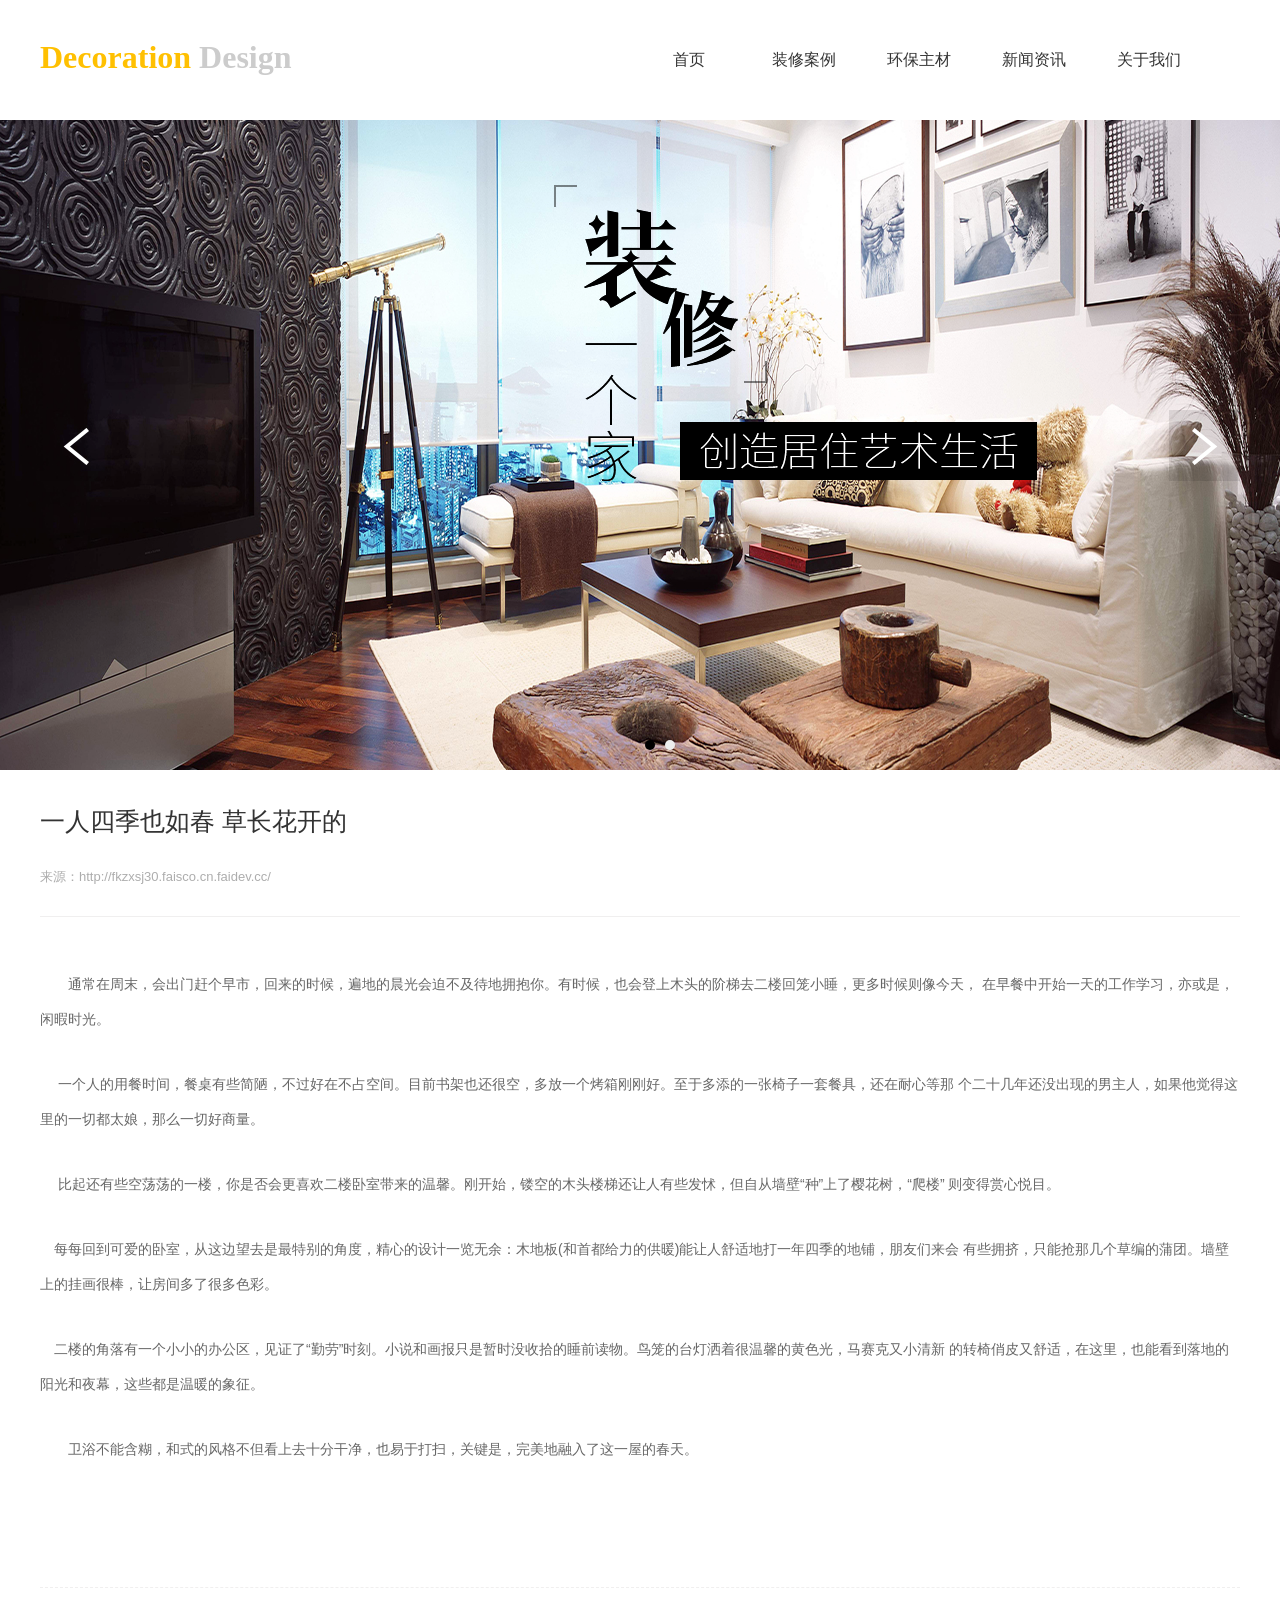
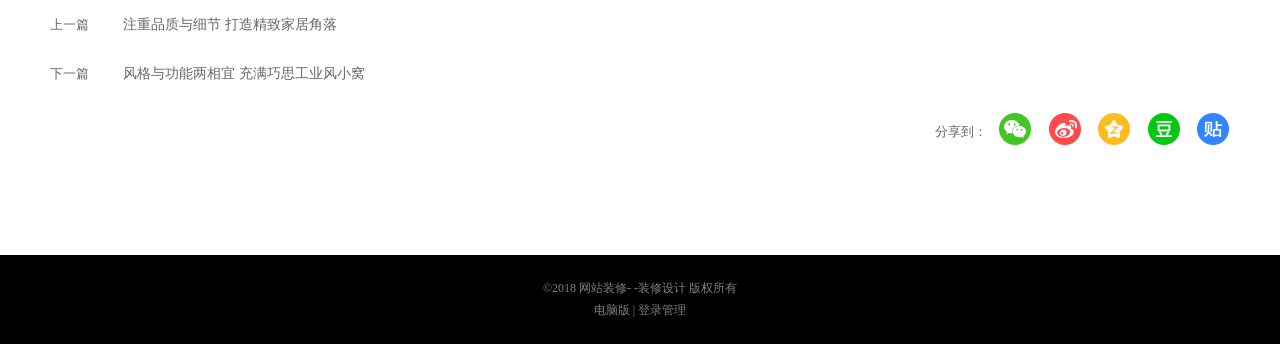
<file: new5.html>
<!DOCTYPE html>
<html lang="en">
<head>
    <meta charset="UTF-8">
    <title>一人四季也如春</title>
    <link rel="stylesheet" href="css/new2.css">
</head>
<body>
    <!--头部开始-->
    <header>
        <div class="head-box">
            <div class="head-left">
                                    <span>
                                        Decoration
                                        <span>Design</span>
                                    </span>
            </div>
            <div class="head-right">
                <ul>
                    <li>
                        <a href="">首页</a>
                    </li>
                    <li>
                        <a href="case.html">装修案例</a>
                    </li>
                    <li>
                        <a href="huaunbao.html">环保主材</a>
                    </li>
                    <li>
                        <a href="new.html">新闻资讯</a>
                    </li>
                    <li>
                        <a href="about.html">关于我们</a>
                        <div class="hide">
                            <div class="jt"></div>
                            <div class="hide-zi">
                                <a href="contact.html">联系我们</a>
                            </div>
                            <div class="hide-zi hide-zi2">
                                <a href="liuyan.html">留言板</a>
                            </div>
                        </div>
                    </li>
                </ul>
            </div>
        </div>
    </header>
    <!--头部结束-->
    <!--banner开始-->
    <div class="banner-container">
        <ul class="imgs-box">
            <li class="active">
                <img src="img/banner1.png" alt="">
                <div class="banner-top-img"></div>
                <div class="banner-top-tit"></div>
            </li>
            <li>
                <img src="img/banner2.png" alt="">
                <div class="banner-top-img"></div>
                <div class="banner-top-tit"></div>
            </li>
        </ul>
        <ul class="circle-box">
            <li class="active"></li>
            <li></li>
        </ul>
        <div class="prev"></div>
        <div class="next"></div>
    </div>
    <!--banner结束-->
    <!--内容开始-->
    <section class="text-section text-section2 text-section3 text-section4">
        <div class="text-box">
            <div class="title">一人四季也如春 草长花开的</div>
            <div class="title-wz">
                <span>来源：http://fkzxsj30.faisco.cn.faidev.cc/</span>
            </div>
            <div class="line"></div>
            <div class="text-content text-content2 text-content3 text-content4">
                <p>　　通常在周末，会出门赶个早市，回来的时候，遍地的晨光会迫不及待地拥抱你。有时候，也会登上木头的阶梯去二楼回笼小睡，更多时候则像今天，
                    在早餐中开始一天的工作学习，亦或是，闲暇时光。</p>
                <p>  　  一个人的用餐时间，餐桌有些简陋，不过好在不占空间。目前书架也还很空，多放一个烤箱刚刚好。至于多添的一张椅子一套餐具，还在耐心等那
                    个二十几年还没出现的男主人，如果他觉得这里的一切都太娘，那么一切好商量。</p>
                <p>  　 比起还有些空荡荡的一楼，你是否会更喜欢二楼卧室带来的温馨。刚开始，镂空的木头楼梯还让人有些发怵，但自从墙壁“种”上了樱花树，“爬楼”
                    则变得赏心悦目。</p>
                <p>    　每每回到可爱的卧室，从这边望去是最特别的角度，精心的设计一览无余：木地板(和首都给力的供暖)能让人舒适地打一年四季的地铺，朋友们来会
                    有些拥挤，只能抢那几个草编的蒲团。墙壁上的挂画很棒，让房间多了很多色彩。</p>
                <p>     　二楼的角落有一个小小的办公区，见证了“勤劳”时刻。小说和画报只是暂时没收拾的睡前读物。鸟笼的台灯洒着很温馨的黄色光，马赛克又小清新
                    的转椅俏皮又舒适，在这里，也能看到落地的阳光和夜幕，这些都是温暖的象征。</p>
                <p>　　卫浴不能含糊，和式的风格不但看上去十分干净，也易于打扫，关键是，完美地融入了这一屋的春天。</p>
            </div>
            <div class="line2"></div>
            <div class="text-bottom">
                <div class="text-bottom-left">
                    <span>上一篇</span>
                    <a href="new4.html" target="_blank">注重品质与细节 打造精致家居角落</a>
                </div>
                <div class="text-bottom-left text-bottom-left1">
                    <span>下一篇</span>
                    <a href="new6.html">风格与功能两相宜 充满巧思工业风小窝</a>
                </div>
                <div class="shareInfo">
                    <span>分享到：</span>
                    <div class="shareListPanel">
                        <a href="#" class="shareIcon Weixin"></a>
                        <a href="#" class="shareIcon Weibo"></a>
                        <a href="#" class="shareIcon qq_zone"></a>
                        <a href="#" class="shareIcon douban"></a>
                        <a href="#" class="shareIcon baidu_tieba"></a>
                    </div>
                </div>
            </div>
        </div>
    </section>
    <!--内容结束-->
    <!--footer开始-->
    <footer>
        <div class="footer-box">
            <p>©2018 网站装修- -装修设计  版权所有</p>
            <p>
                <span>电脑版</span>
                |
                <span>登录管理</span>
            </p>
        </div>
    </footer>
    <!--footer结束-->
    <!--返回开始-->
    <div class="toTop"></div>
    <!--返回结束-->
</body>
<script src="js/index.js"></script>
</html>
</file>
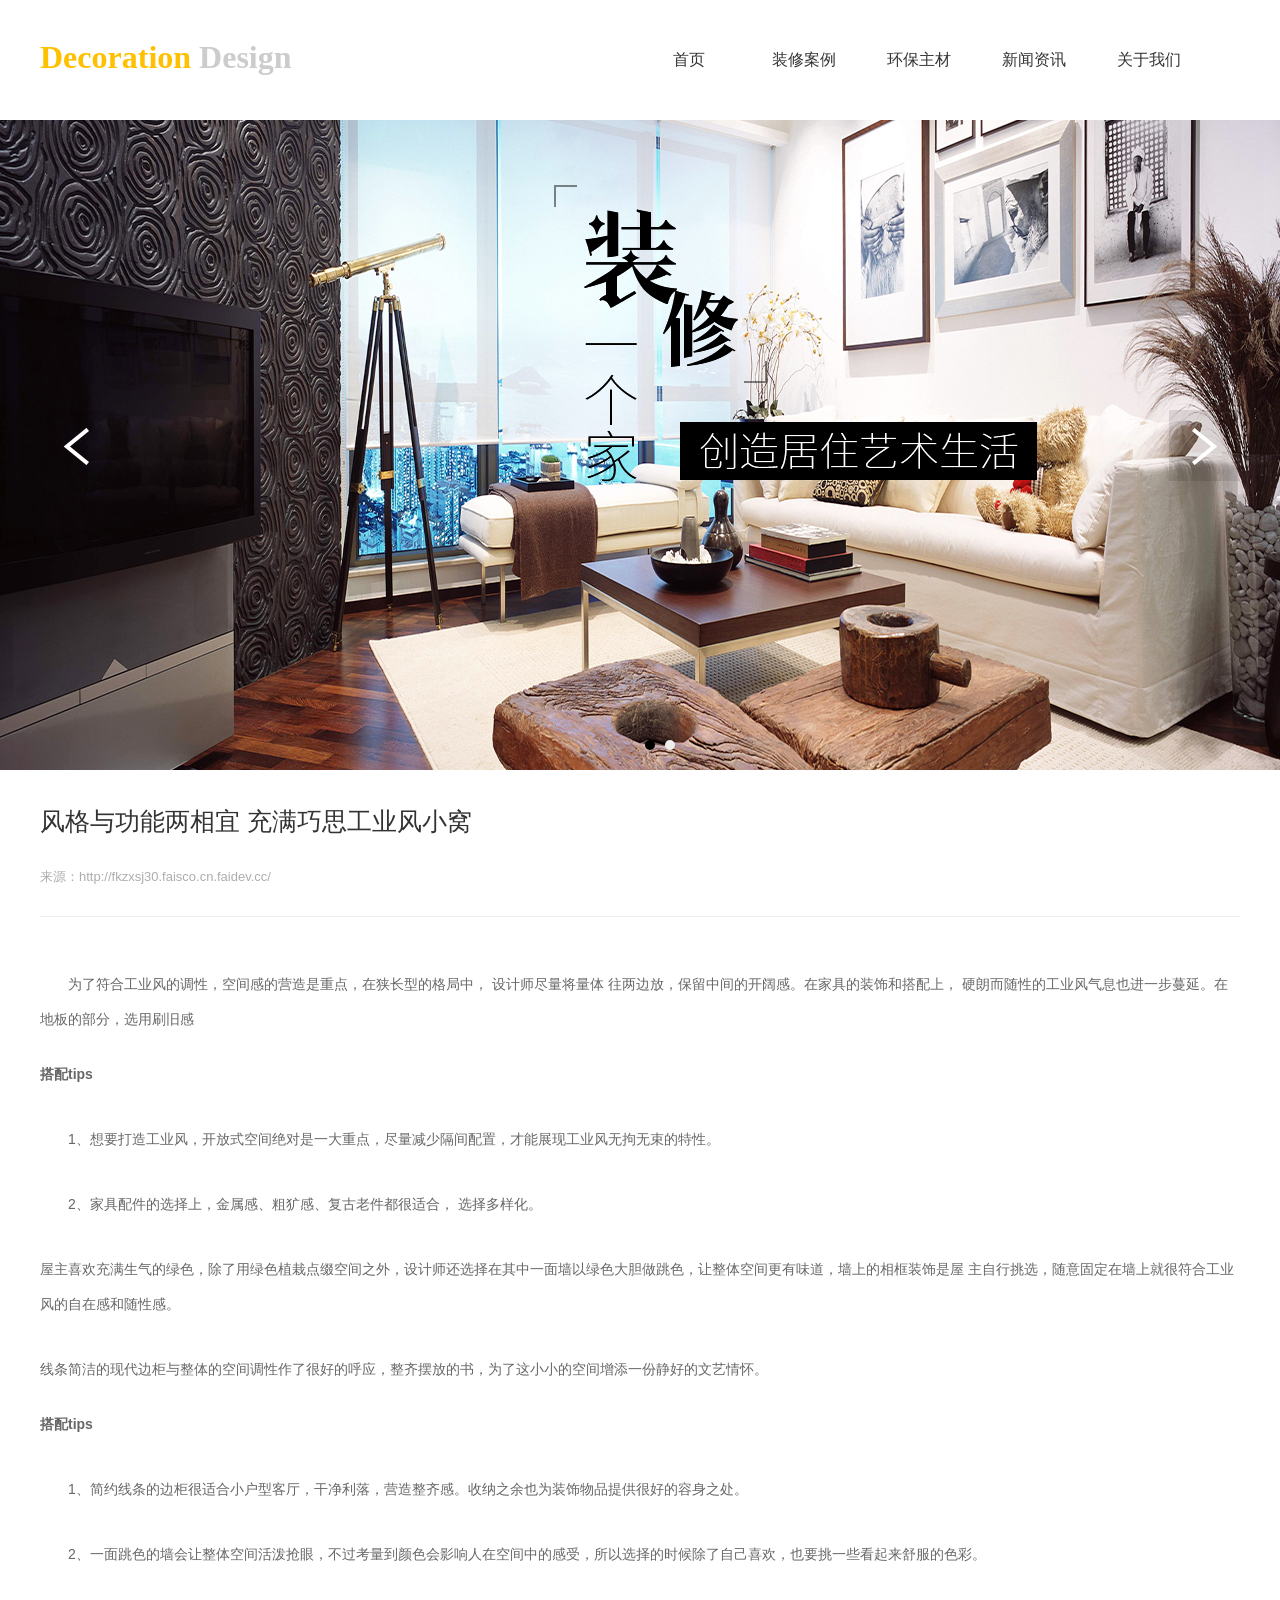
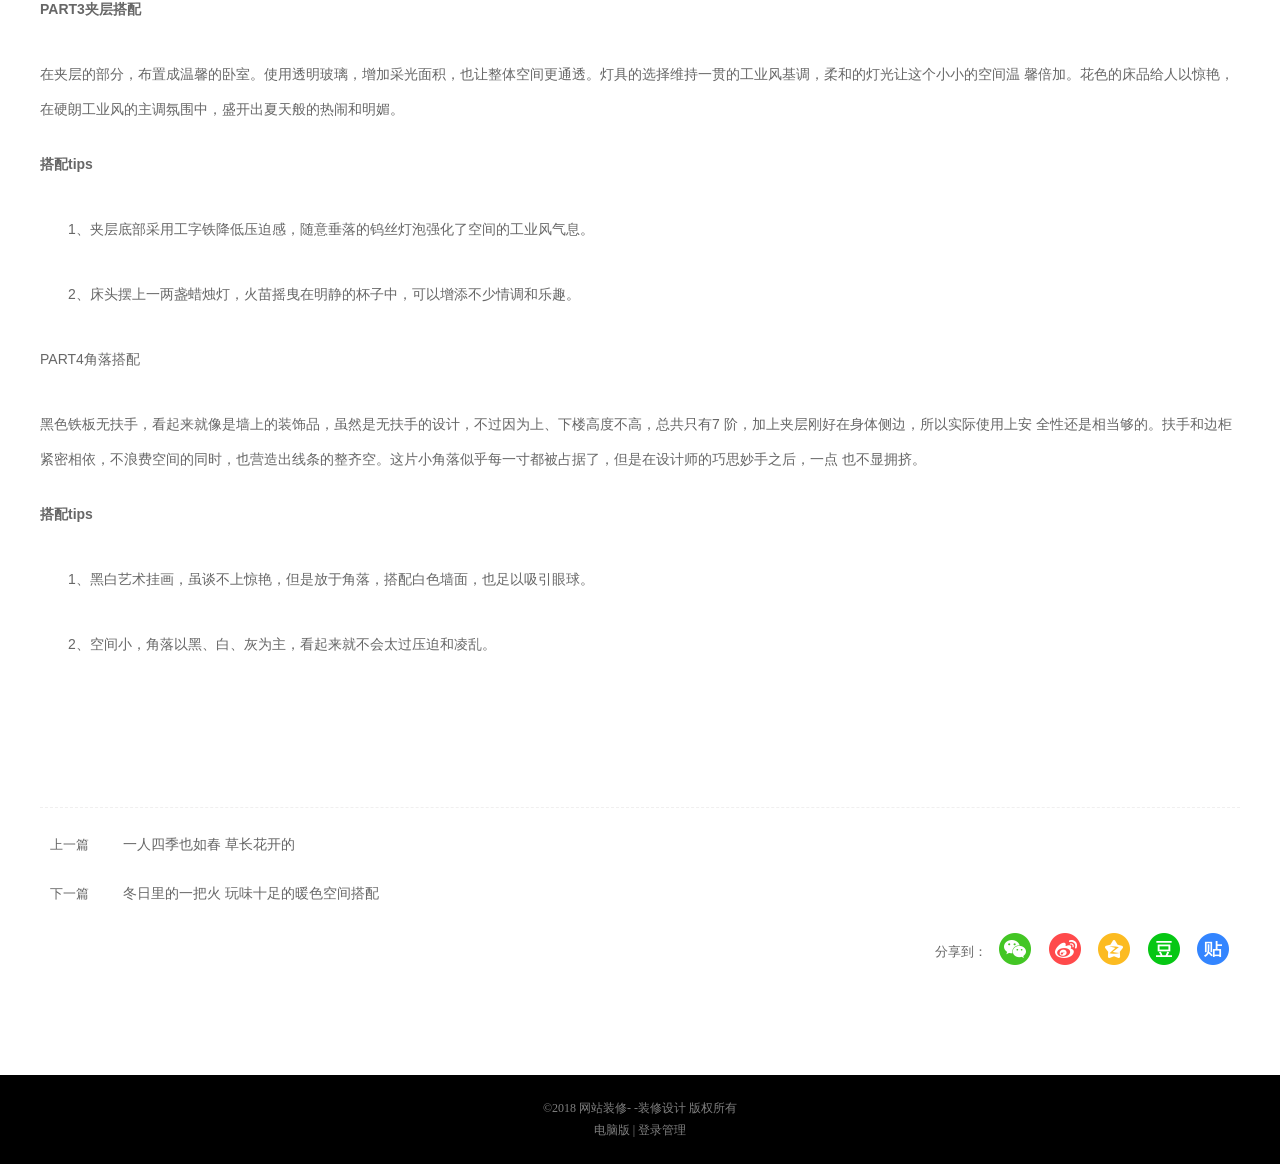
<file: new6.html>
<!DOCTYPE html>
<html lang="en">
<head>
    <meta charset="UTF-8">
    <title>风格与功能两相宜 </title>
    <link rel="stylesheet" href="css/new2.css">
</head>
<body>
    <!--头部开始-->
    <header>
        <div class="head-box">
            <div class="head-left">
                            <span>
                                Decoration
                                <span>Design</span>
                            </span>
            </div>
            <div class="head-right">
                <ul>
                    <li>
                        <a href="">首页</a>
                    </li>
                    <li>
                        <a href="case.html">装修案例</a>
                    </li>
                    <li>
                        <a href="huaunbao.html">环保主材</a>
                    </li>
                    <li>
                        <a href="new.html">新闻资讯</a>
                    </li>
                    <li>
                        <a href="about.html">关于我们</a>
                        <div class="hide">
                            <div class="jt"></div>
                            <div class="hide-zi">
                                <a href="contact.html">联系我们</a>
                            </div>
                            <div class="hide-zi hide-zi2">
                                <a href="liuyan.html">留言板</a>
                            </div>
                        </div>
                    </li>
                </ul>
            </div>
        </div>
    </header>
    <!--头部结束-->
    <!--banner开始-->
    <div class="banner-container">
        <ul class="imgs-box">
            <li class="active">
                <img src="img/banner1.png" alt="">
                <div class="banner-top-img"></div>
                <div class="banner-top-tit"></div>
            </li>
            <li>
                <img src="img/banner2.png" alt="">
                <div class="banner-top-img"></div>
                <div class="banner-top-tit"></div>
            </li>
        </ul>
        <ul class="circle-box">
            <li class="active"></li>
            <li></li>
        </ul>
        <div class="prev"></div>
        <div class="next"></div>
    </div>
    <!--banner结束-->
    <!--内容开始-->
    <section class="text-section text-section5">
        <div class="text-box">
            <div class="title">风格与功能两相宜 充满巧思工业风小窝</div>
            <div class="title-wz">
                <span>来源：http://fkzxsj30.faisco.cn.faidev.cc/</span>
            </div>
            <div class="line"></div>
            <div class="text-content text-content5">
                <p>　　为了符合工业风的调性，空间感的营造是重点，在狭长型的格局中， 设计师尽量将量体 往两边放，保留中间的开阔感。在家具的装饰和搭配上，
                    硬朗而随性的工业风气息也进一步蔓延。在地板的部分，选用刷旧感</p>
                <p class="strong">搭配tips</p>
                <p>　　1、想要打造工业风，开放式空间绝对是一大重点，尽量减少隔间配置，才能展现工业风无拘无束的特性。</p>
                <p>　　2、家具配件的选择上，金属感、粗犷感、复古老件都很适合， 选择多样化。</p>
                <p>屋主喜欢充满生气的绿色，除了用绿色植栽点缀空间之外，设计师还选择在其中一面墙以绿色大胆做跳色，让整体空间更有味道，墙上的相框装饰是屋
                    主自行挑选，随意固定在墙上就很符合工业风的自在感和随性感。</p>
                <p>线条简洁的现代边柜与整体的空间调性作了很好的呼应，整齐摆放的书，为了这小小的空间增添一份静好的文艺情怀。</p>
                <p class="strong">搭配tips</p>
                <p>　　1、简约线条的边柜很适合小户型客厅，干净利落，营造整齐感。收纳之余也为装饰物品提供很好的容身之处。</p>
                <p>　　2、一面跳色的墙会让整体空间活泼抢眼，不过考量到颜色会影响人在空间中的感受，所以选择的时候除了自己喜欢，也要挑一些看起来舒服的色彩。</p>
                <p class="strong">PART3夹层搭配</p>
                <p>在夹层的部分，布置成温馨的卧室。使用透明玻璃，增加采光面积，也让整体空间更通透。灯具的选择维持一贯的工业风基调，柔和的灯光让这个小小的空间温
                    馨倍加。花色的床品给人以惊艳，在硬朗工业风的主调氛围中，盛开出夏天般的热闹和明媚。</p>
                <p class="strong">搭配tips</p>
                <p>　　1、夹层底部采用工字铁降低压迫感，随意垂落的钨丝灯泡强化了空间的工业风气息。</p>
                <p>　　2、床头摆上一两盏蜡烛灯，火苗摇曳在明静的杯子中，可以增添不少情调和乐趣。</p>
                <p>PART4角落搭配</p>
                <p>黑色铁板无扶手，看起来就像是墙上的装饰品，虽然是无扶手的设计，不过因为上、下楼高度不高，总共只有7 阶，加上夹层刚好在身体侧边，所以实际使用上安
                    全性还是相当够的。扶手和边柜紧密相依，不浪费空间的同时，也营造出线条的整齐空。这片小角落似乎每一寸都被占据了，但是在设计师的巧思妙手之后，一点
                    也不显拥挤。</p>
                <p class="strong">搭配tips</p>
                <p>　　1、黑白艺术挂画，虽谈不上惊艳，但是放于角落，搭配白色墙面，也足以吸引眼球。</p>
                <p>　　2、空间小，角落以黑、白、灰为主，看起来就不会太过压迫和凌乱。</p>
            </div>
            <div class="line2"></div>
            <div class="text-bottom">
                <div class="text-bottom-left">
                    <span>上一篇</span>
                    <a href="new5.html" target="_blank">一人四季也如春 草长花开的</a>
                </div>
                <div class="text-bottom-left text-bottom-left1">
                    <span>下一篇</span>
                    <a href="new7.html">冬日里的一把火 玩味十足的暖色空间搭配</a>
                </div>
                <div class="shareInfo">
                    <span>分享到：</span>
                    <div class="shareListPanel">
                        <a href="#" class="shareIcon Weixin"></a>
                        <a href="#" class="shareIcon Weibo"></a>
                        <a href="#" class="shareIcon qq_zone"></a>
                        <a href="#" class="shareIcon douban"></a>
                        <a href="#" class="shareIcon baidu_tieba"></a>
                    </div>
                </div>
            </div>
        </div>
    </section>
    <!--内容结束-->
    <!--footer开始-->
    <footer>
        <div class="footer-box">
            <p>©2018 网站装修- -装修设计  版权所有</p>
            <p>
                <span>电脑版</span>
                |
                <span>登录管理</span>
            </p>
        </div>
    </footer>
    <!--footer结束-->
    <!--返回开始-->
    <div class="toTop"></div>
    <!--返回结束-->
</body>
<script src="js/index.js"></script>
</html>
</file>
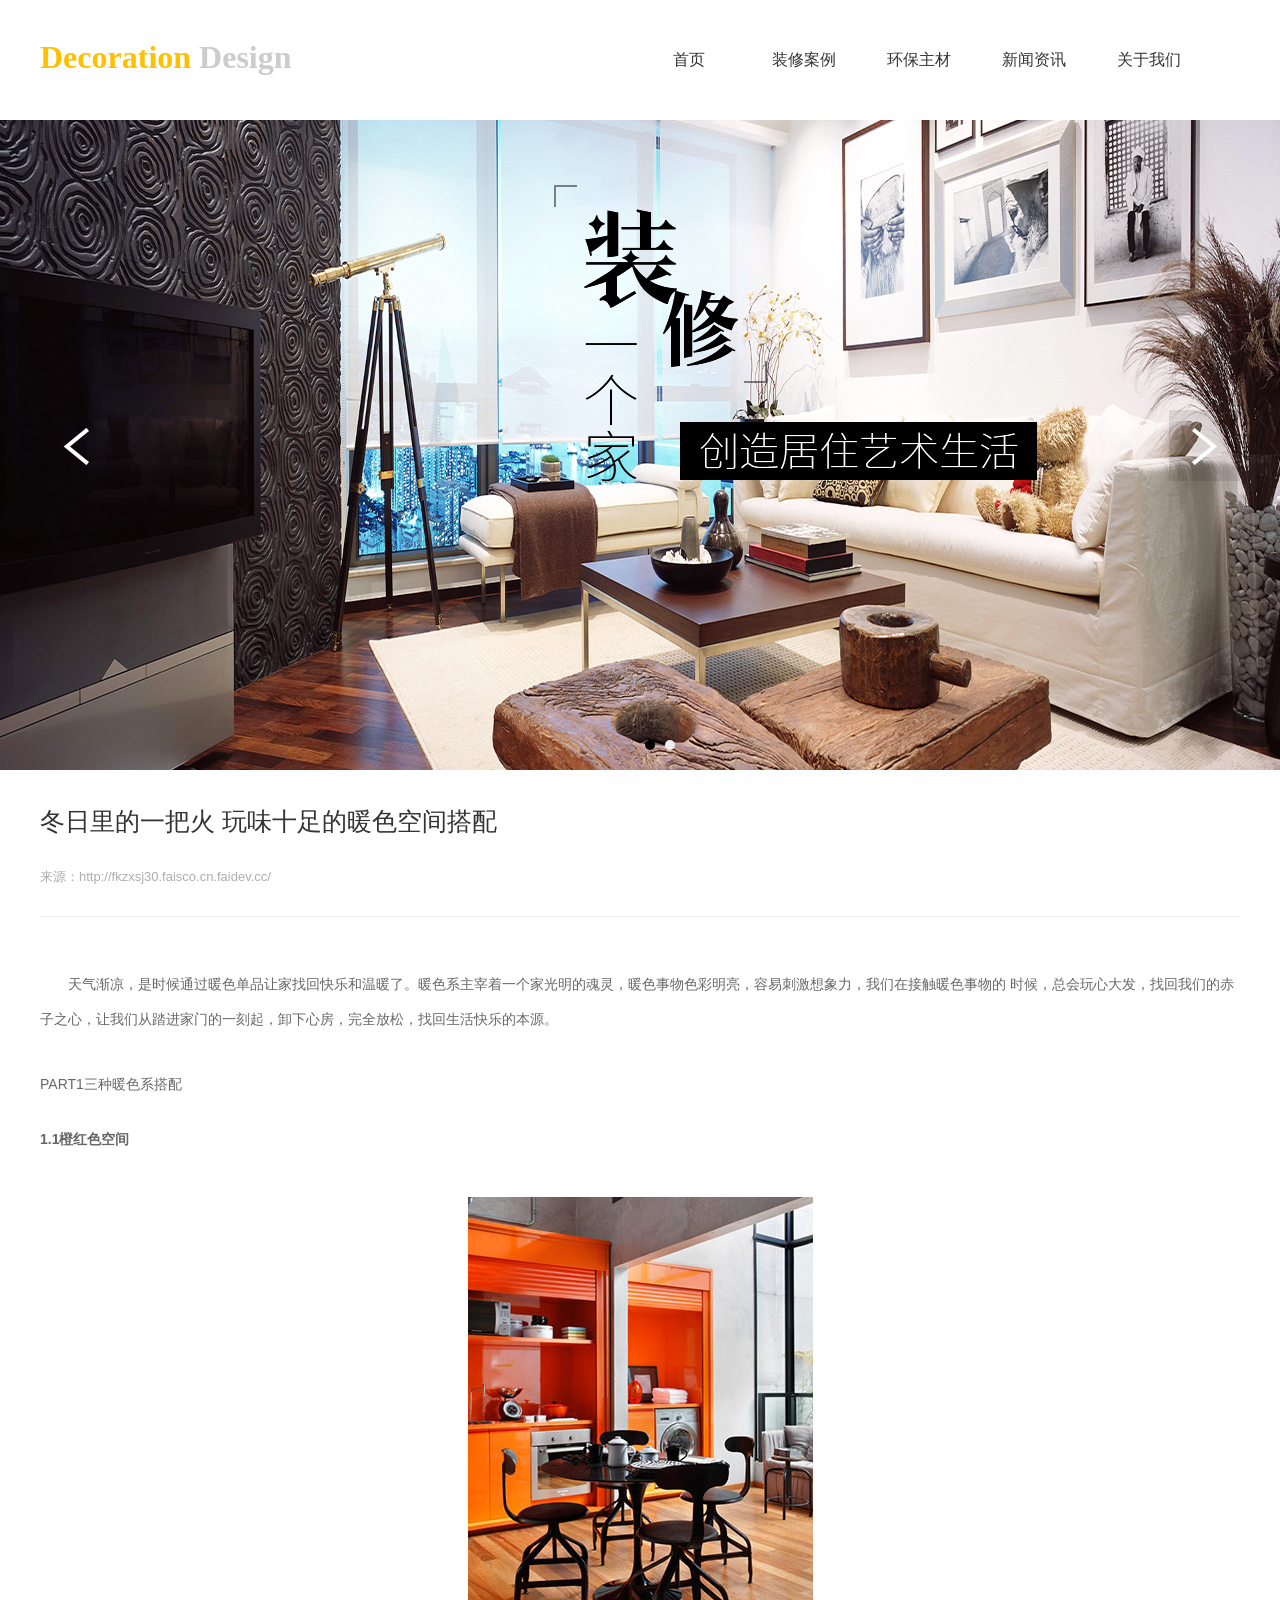
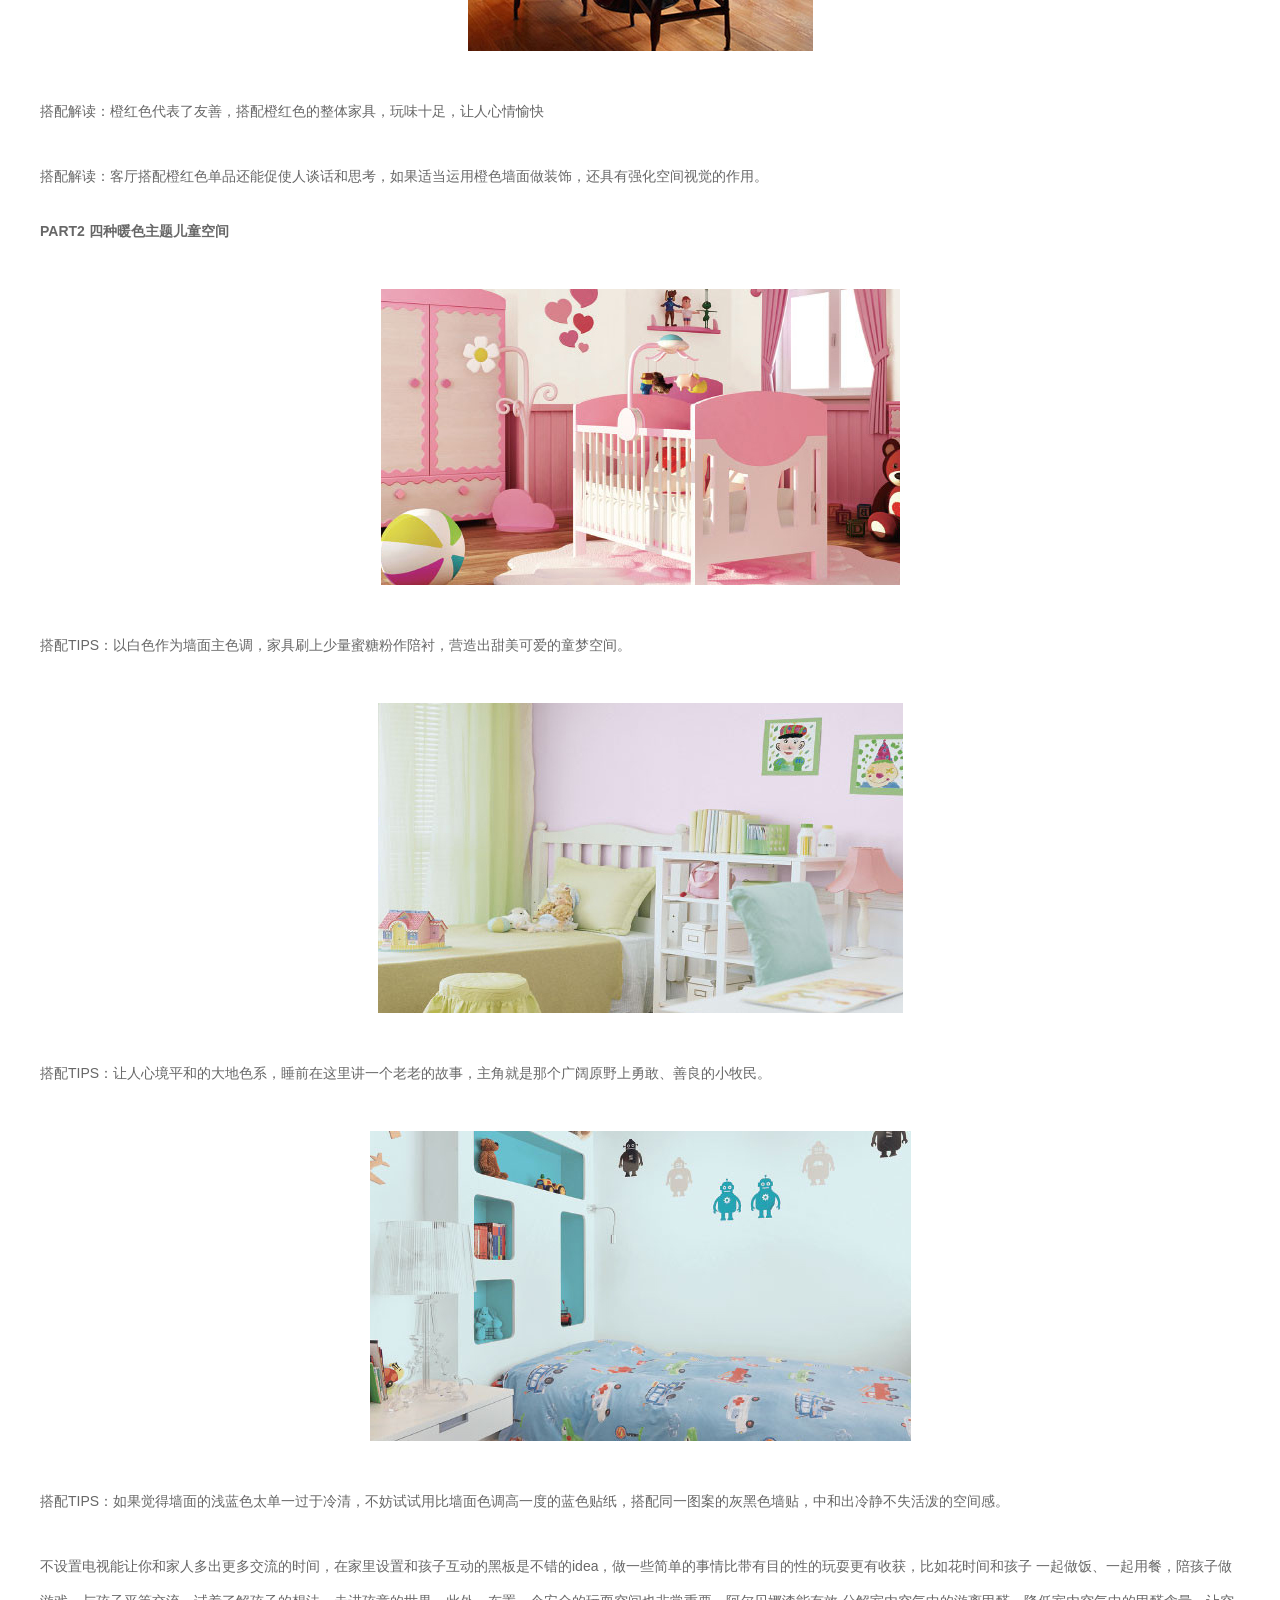
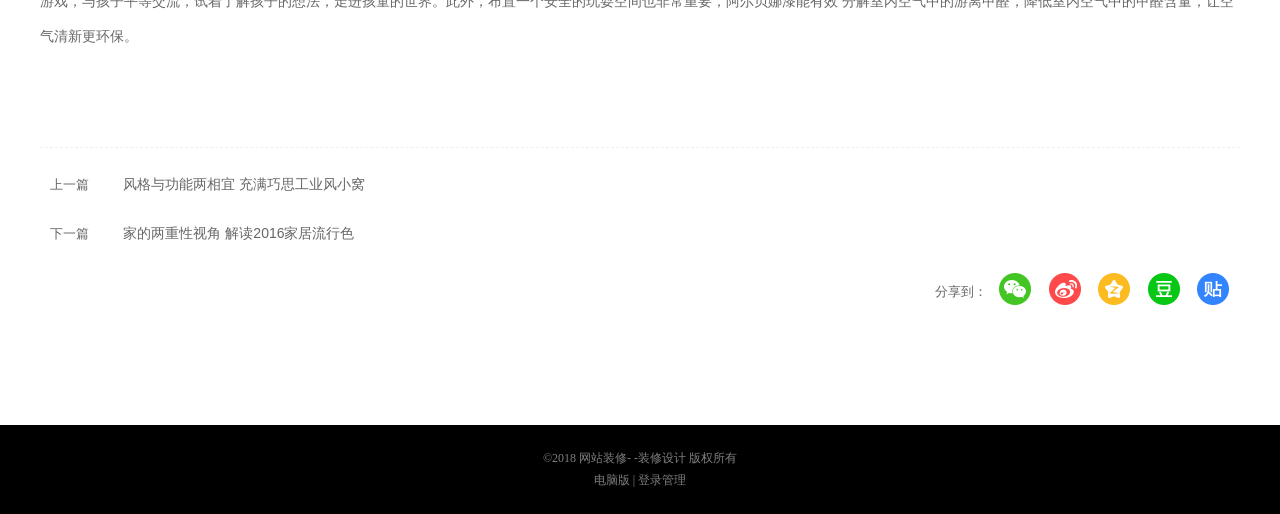
<file: new7.html>
<!DOCTYPE html>
<html lang="en">
<head>
    <meta charset="UTF-8">
    <title>冬日里的一把火</title>
    <link rel="stylesheet" href="css/new2.css">
</head>
<body>
    <!--头部开始-->
    <header>
        <div class="head-box">
            <div class="head-left">
                                <span>
                                    Decoration
                                    <span>Design</span>
                                </span>
            </div>
            <div class="head-right">
                <ul>
                    <li>
                        <a href="">首页</a>
                    </li>
                    <li>
                        <a href="case.html">装修案例</a>
                    </li>
                    <li>
                        <a href="huaunbao.html">环保主材</a>
                    </li>
                    <li>
                        <a href="new.html">新闻资讯</a>
                    </li>
                    <li>
                        <a href="about.html">关于我们</a>
                        <div class="hide">
                            <div class="jt"></div>
                            <div class="hide-zi">
                                <a href="contact.html">联系我们</a>
                            </div>
                            <div class="hide-zi hide-zi2">
                                <a href="liuyan.html">留言板</a>
                            </div>
                        </div>
                    </li>
                </ul>
            </div>
        </div>
    </header>
    <!--头部结束-->
    <!--banner开始-->
    <div class="banner-container">
        <ul class="imgs-box">
            <li class="active">
                <img src="img/banner1.png" alt="">
                <div class="banner-top-img"></div>
                <div class="banner-top-tit"></div>
            </li>
            <li>
                <img src="img/banner2.png" alt="">
                <div class="banner-top-img"></div>
                <div class="banner-top-tit"></div>
            </li>
        </ul>
        <ul class="circle-box">
            <li class="active"></li>
            <li></li>
        </ul>
        <div class="prev"></div>
        <div class="next"></div>
    </div>
    <!--banner结束-->
    <!--内容开始-->
    <section class="text-section text-section5 text-section6">
        <div class="text-box">
            <div class="title">冬日里的一把火 玩味十足的暖色空间搭配</div>
            <div class="title-wz">
                <span>来源：http://fkzxsj30.faisco.cn.faidev.cc/</span>
            </div>
            <div class="line"></div>
            <div class="text-content text-content5 text-content6">
                <p>　　天气渐凉，是时候通过暖色单品让家找回快乐和温暖了。暖色系主宰着一个家光明的魂灵，暖色事物色彩明亮，容易刺激想象力，我们在接触暖色事物的
                    时候，总会玩心大发，找回我们的赤子之心，让我们从踏进家门的一刻起，卸下心房，完全放松，找回生活快乐的本源。</p>
                <p>PART1三种暖色系搭配</p>
                <p class="strong">1.1橙红色空间</p>
                <p class="img-box">
                    <img src="img/new7-1.png" alt="">
                </p>
                <p>搭配解读：橙红色代表了友善，搭配橙红色的整体家具，玩味十足，让人心情愉快</p>
                <p>搭配解读：客厅搭配橙红色单品还能促使人谈话和思考，如果适当运用橙色墙面做装饰，还具有强化空间视觉的作用。</p>
                <p class="strong">PART2 四种暖色主题儿童空间</p>
                <p class="img-box">
                    <img src="img/new7-2.png" alt="">
                </p>
                <p>搭配TIPS：以白色作为墙面主色调，家具刷上少量蜜糖粉作陪衬，营造出甜美可爱的童梦空间。</p>
                <p class="img-box">
                    <img src="img/new7-3.png" alt="">
                </p>
                <p>搭配TIPS：让人心境平和的大地色系，睡前在这里讲一个老老的故事，主角就是那个广阔原野上勇敢、善良的小牧民。</p>
                <p class="img-box">
                    <img src="img/new7-4.png" alt="">
                </p>
                <p>搭配TIPS：如果觉得墙面的浅蓝色太单一过于冷清，不妨试试用比墙面色调高一度的蓝色贴纸，搭配同一图案的灰黑色墙贴，中和出冷静不失活泼的空间感。</p>
                <p>不设置电视能让你和家人多出更多交流的时间，在家里设置和孩子互动的黑板是不错的idea，做一些简单的事情比带有目的性的玩耍更有收获，比如花时间和孩子
                    一起做饭、一起用餐，陪孩子做游戏，与孩子平等交流，试着了解孩子的想法，走进孩童的世界。此外，布置一个安全的玩耍空间也非常重要，阿尔贝娜漆能有效
                    分解室内空气中的游离甲醛，降低室内空气中的甲醛含量，让空气清新更环保。</p>
            </div>
            <div class="line2"></div>
            <div class="text-bottom">
                <div class="text-bottom-left">
                    <span>上一篇</span>
                    <a href="new6.html" target="_blank">风格与功能两相宜 充满巧思工业风小窝</a>
                </div>
                <div class="text-bottom-left text-bottom-left1">
                    <span>下一篇</span>
                    <a href="new2.html">家的两重性视角 解读2016家居流行色</a>
                </div>
                <div class="shareInfo">
                    <span>分享到：</span>
                    <div class="shareListPanel">
                        <a href="#" class="shareIcon Weixin"></a>
                        <a href="#" class="shareIcon Weibo"></a>
                        <a href="#" class="shareIcon qq_zone"></a>
                        <a href="#" class="shareIcon douban"></a>
                        <a href="#" class="shareIcon baidu_tieba"></a>
                    </div>
                </div>
            </div>
        </div>
    </section>
    <!--内容结束-->
    <!--footer开始-->
    <footer>
        <div class="footer-box">
            <p>©2018 网站装修- -装修设计  版权所有</p>
            <p>
                <span>电脑版</span>
                |
                <span>登录管理</span>
            </p>
        </div>
    </footer>
    <!--footer结束-->
    <!--返回开始-->
    <div class="toTop"></div>
    <!--返回结束-->
</body>
</html>
</file>
<file: css/index.css>
@import "base.css";
/*头部开始*/
header{
    width: 100%;
    height: 120px;
}
.head-box{
    width: 1200px;
    height: 120px;
    margin: 0 auto;
    display: flex;
    justify-content: space-between;
    align-items: center;
}
.head-left{
    width: 300px;
    height: 42px;
}
.head-left span{
    color: rgb(255, 192, 1);
    font-family: 微软雅黑, "Microsoft YaHei";
    font-size: 32px;
    font-weight: bold;
}
.head-left span span{
    color: rgb(204, 204, 204);
}
.head-right{
    width: 601px;
    height: 40px;
}
.head-right ul{
    width: 100%;
    height: 100%;
}
.head-right ul li{
    width: 100px;
    height: 40px;
    text-align: center;
    line-height: 40px;
    color: #333;
    float: left;
    margin-right: 15px;
    cursor: pointer;
}
.head-right ul li a{
    color: #333;
    font-size: 16px;
}
.head-right ul .active{
    background-color: #ffc001;
    border-radius: 20px;
    color: #fff;
}
.head-right ul .active a{
    color: #fff;
}
.head-right ul li:hover{
    background-color: #ffc001;
    border-radius: 20px;
    color: #fff;
}
.head-right ul li:hover a{
    color: #fff;
}
.head-right ul li:nth-of-type(5){
    position: relative;
}
.hide{
    position: absolute;
    line-height: 31px;
    top: 52px;
    right: 0px;
    padding: 0;
    height: 65px;
    width: 100px;
    z-index: 16;
    cursor: pointer;
    background: #ffc001;
    padding-top: 5px;
    display: none;
}
.jt {
    margin-top: -6px;
    left: 45px;
    top: -6px;
    z-index: 2;
    border-bottom-color: #ffc001!important;
    border-color: #fff;
    border-style: solid;
    position: absolute;
    width: 0;
    height: 0;
    border-width: 6px;
}
.hide-zi{
    font-size: 14px;
    text-align: center;
    line-height: 31px;
    color: #fff;
}
.hide .hide-zi a{
    font-size: 14px;
    text-align: center;
    /*line-height: 31px;*/
    color: #fff;
}
.hide .hide-zi:hover{
    background: rgba(0,0,0,0.1);
}
.head-right ul li:nth-of-type(5):hover .hide{
    display: block;
}
/*头部结束*/
/*banner开始*/
.banner-container{
    width: 100%;
    height: 650px;
    position: relative;
}
.imgs-box{
    width: 100%;
    height: 100%;
    position: relative;
}
.imgs-box li{
    width: 100%;
    height: 100%;
    position: absolute;
    left: 0;
    top: 0;
    opacity: 0;
    cursor: pointer;
    transition: all 1s;
}
.imgs-box .active{
    opacity: 1;
    display: block;
}
.imgs-box li img{
    display: block;
    width: 100%;
    height: 100%;
}
.banner-top-img{
    position: absolute;
    top: 62px;
    left: 550px;
    width: 222px;
    height: 308px;
    background: url("../img/banner3.png") no-repeat 50% 50%;
    background-size: cover;
}
.banner-top-tit{
    position: absolute;
    top: 302px;
    left: 680px;
    width: 357px;
    height: 58px;
    background: #000 url("../img/banner4.png") no-repeat 50% 50%;
    background-size: cover;
}
.circle-box{
    width: 40px;
    height: 10px;
    position: absolute;
    left: 50%;
    bottom: 20px;
    display: flex;
    justify-content: space-around;
}
.circle-box li{
    width: 10px;
    height: 10px;
    border-radius: 50%;
    background: #EEEEEE;
    cursor: pointer;
}
.circle-box .active{
    background: #000;
}
.prev,.next{
    width: 71px;
    height: 71px;
    position: absolute;
    z-index: 3;
    top: 50%;
    margin-top: -35.5px;
    cursor: pointer;
}
.prev{
    left: 40px;
    background: url("../img/left.png") no-repeat rgba(0,0,0,0.1);
}
.prev:hover{
    background: url("../img/left.png") no-repeat rgba(0,0,0,0.3);
}
.next{
    right: 40px;
    background: url("../img/right.png") no-repeat rgba(0,0,0,0.1);
}
.next:hover{
    background: url("../img/right.png") no-repeat rgba(0,0,0,0.3);
}
/*banner结束*/
/*三大块开始*/
.three-container{
    width: 100%;
    height: 792px;
    background: url("../img/three1.jpg") no-repeat 50% 50%;
    background-size: cover;
}
.three-content{
    width: 1200px;
    height: 100%;
    margin: 0 auto;
    position: relative;
    /*background: red;*/
}
.three-left-img{
    position: absolute;
    top: 110px;
    left: 0;
    width: 365px;
    height: 360px;
}
.three-left-img img{
    display: block;
    width: 100%;
    height: 100%;
}
.three-left-text{
    position: absolute;
    top: 519px;
    left: 3px;
    width: 525px;
    height: 175px;
}
.three-left-text span{
    display: block;
    font-size: 24px;
    color: rgb(255, 192, 1);
    font-family: "微软雅黑";
}
.three-left-text span:nth-of-type(2){
    display: block;
    font-size: 36px;
    color: rgb(255, 192, 1);
    font-weight: bold;
}
.three-left-text p{
    color: rgb(255, 255, 255);
    font-size: 14px;
    line-height: 2;
}
.three-left-text em{
    padding-left: 16px;
    font-size: 14px;
}
.three-center{
    position: absolute;
    top: 120px;
    left: 595px;
    width: 110px;
    height: 611px;
}
.three-center img{
    width: 100%;
    height: 100%;
    display: block;
}
.three-right{
    position: absolute;
    top: 205px;
    left: 749px;
    width: 425px;
    height: 81px;
}
.three-right span{
    color: rgb(255, 192, 1);
    font-size: 24px;
}
.three-right p{
    font-size: 14px;
    line-height: 2;
    color: rgb(255, 255, 255);
    margin-top: 7px;
}
.two{
    position: absolute;
    top: 417px;
    left: 749px;
    width: 427px;
    height: 81px;
}
.three{
    position: absolute;
    top: 630px;
    left: 748px;
    width: 428px;
    height: 81px;
}
/*三大块结束*/
/*装修风格开始*/
.style-container{
    width: 100%;
    height: 603px;
}
.style-content{
    width: 1200px;
    height: 100%;
    margin: 0 auto;
    position: relative;
}
.style-title{
    position: absolute;
    top: 95px;
    left: 416px;
    width: 300px;
    height: 66px;
}
.style-title span{
    display: block;
    text-align: center;
    font-size: 29px;
    color: rgb(102, 102, 102);
    line-height: 32px;
}
.style-title span:nth-of-type(2){
    display: block;
    text-align: center;
    font-size: 13px;
    color: #999;
}
.style-icon{
    position: absolute;
    top: 172px;
    left: 481px;
    width: 166px;
    height: 12px;
}
.style-icon img{
    display: block;
    width: 100%;
    height: 100%;
}
.style-img{
    position: absolute;
    top: 268px;
    left: 92px;
    width: 114px;
    height: 114px;
}
.style-img img{
    display: block;
    width: 100%;
    height: 100%;
}
.style-text{
    position: absolute;
    top: 410px;
    left: 15px;
    width: 259px;
    height: 96px;
}
.style-text span{
    display: block;
    font-size: 18px;
    color: rgb(51, 51, 51);
    text-align: center;
}
.style-text p{
    font-size: 14px;
    text-align: center;
    margin-top: 5px;
    color: rgb(153, 153, 153);
}
.style-img-2{
    position: absolute;
    top: 259px;
    left: 377px;
    width: 114px;
    height: 114px;
}
.style-text-2{
    position: absolute;
    top: 409px;
    left: 305px;
    width: 259px;
    height: 99px;
}
.style-img-3{
    position: absolute;
    top: 257px;
    left: 659px;
    width: 114px;
    height: 114px;
}
.style-text-3{
    position: absolute;
    top: 410px;
    left: 595px;
    width: 259px;
    height: 99px;
}
.style-img-4{
    position: absolute;
    top: 263px;
    left: 963px;
    width: 114px;
    height: 114px;
}
.style-text-4{
    position: absolute;
    top: 414px;
    left: 895px;
    width: 259px;
    height: 99px;
}
/*装修风格结束*/
/*优势开始*/
.advantage-container{
    width: 100%;
    height: 1060px;
    background: url("../img/ys1.jpg") no-repeat 50% 50%;
    background-size: cover;
}
.advantage-content{
    width: 1200px;
    height: 100%;
    margin: 0 auto;
    position: relative;
}
.advantage-title{
    position: absolute;
    top: 503px;
    left: 8px;
    width: 336px;
    height: 71px;
}
.advantage-title p{
    ont-family: 微软雅黑;
    font-size: 22px;
    color: rgb(255, 192, 1);
}
.advantage-title p:nth-of-type(2){
    font-size: 32px;
    font-family: 微软雅黑, "Microsoft YaHei";
    color: rgb(255, 192, 1);
    font-weight: bold;
}
.advantage-img{
    position: absolute;
    top: 653px;
    left: 9px;
    width: 120px;
    height: 120px;
}
.advantage-img img{
    display: block;
    width: 100%;
    height: 100%;
}
.advantage-text{
    position: absolute;
    top: 654px;
    left: 164px;
    width: 364px;
    height: 107px;
}
.advantage-text span{
    display: block;
    font-family: 微软雅黑;
    font-size: 22px;
    color: rgb(255, 192, 1);
    margin-bottom: 5px;
}
.advantage-text p{
    font-family: 微软雅黑;
    font-size: 14px;
    color: #fff;
    line-height: 1.8;
}
.advantage-img-2{
    position: absolute;
    top: 653px;
    left: 637px;
    width: 120px;
    height: 120px;
}
.advantage-text-2{
    position: absolute;
    top: 653px;
    left: 797px;
    width: 362px;
    height: 114px;
}
.advantage-img-3{
    position: absolute;
    top: 838px;
    left: 10px;
    width: 121px;
    height: 120px;
}
.advantage-text-3{
    position: absolute;
    top: 835px;
    left: 159px;
    width: 362px;
    height: 117px;
}
.advantage-img-4{
    position: absolute;
    top: 836px;
    left: 636px;
    width: 120px;
    height: 120px;
}
.advantage-text-4{
    position: absolute;
    top: 837px;
    left: 797px;
    width: 362px;
    height: 117px;
}
/*优势结束*/
/*新闻资讯开始*/
.new-container{
    width: 100%;
    height: 778px;
}
.mew-content{
    width: 1200px;
    height: 100%;
    margin:0 auto;
    position: relative;
    /*background: red;*/
}
.new-title{
    position: absolute;
    top: 111px;
    left: 499px;
    width: 186px;
    height: 61px;
}
.new-title p{
    font-family: 微软雅黑;
    color: rgb(102, 102, 102);
    font-size: 29px;
    text-align: center;
    line-height: 46px;
}
.new-title span{
    display: block;
    font-family: 微软雅黑;
    color: rgb(153, 153, 153);
    font-size: 13px;
    text-align: center;
}
.new-icon{
    position: absolute;
    top: 191px;
    left: 507px;
    width: 166px;
    height: 12px;
}
.new-icon img{
    display: block;
    width: 100%;
    height: 100%;
}
.new-section{
    position: absolute;
    top: 281px;
    left: 50px;
    width: 1078px;
    height: 446px;
}
.new-left{
    width: 480px;
    height: 405px;
    padding: 0;
    overflow: hidden;
    position: relative;
    float: left;
    margin-left: 30px;
    margin-bottom: 52px;
    margin-right: 22px;
}
.new-left-img{
    width: 480px;
    height: 290px;
    overflow: hidden;
}
.new-left-img a{
    display: block;
    width: 100%;
    height: 100%;
}
.new-left-img img{
    display: block;
    width: 490px;
    height: 100%;
}
.new-left-img img:hover{
    transform: scale(1.1);
    transition: all 1s;
}
.new-left-text{
    width: 444px;
    height: 81px;
    margin: 15px 18px 19px;
    text-align: justify;
}
.new-left-text-tit{
    width: 100%;
    margin: 0 0 10px;
}
.new-left-text-tit a{
    font-size: 18px;
    color: #1a1a1a;
    line-height: 23px;
}
.new-left-text-tit:hover a{
    color: #ffc001;
}
.new-left-text p{
    font-size: 14px;
    line-height: 24px;
    color: #808080;
    margin-bottom: 6px;
    word-break: normal;
    word-wrap: break-word;
}
.new-right{
    padding: 0;
    overflow: hidden;
    position: relative;
    float: left;
    margin-left: 30px;
    margin-bottom: 52px;
    margin-right: 22px;
    width: 480px;
    height: 405px;
}
/*新闻资讯结束*/
/*CASE开始*/
.case-container{
    width: 100%;
    height: 592px;
    background: url("../img/case1.jpg") no-repeat 50% 50%;
    background-size: cover;
}
.case-content{
    width: 1200px;
    height: 100%;
    margin: 0 auto;
    position: relative;
}
.case-item1{
    position: absolute;
    top: 106px;
    left: 0px;
    width: 293px;
    height: 400px;
}
.case-item1 a{
    display: block;
    width: 100%;
    height: 100%;
}
.case-item1 img{
    display: block;
    width: 100%;
    height: 100%;
}
.case-item1 .active{
    position: absolute;
    opacity: 0;
    top: 0;
    left: 0;
    width: 293px;
    height: 400px;
    margin-top: 0;
    margin-left: 0;
}
.case-item2{
    position: absolute;
    top: 107px;
    left: 301px;
    width: 293px;
    height: 400px;
}
.case-item3{
    position: absolute;
    top: 108px;
    left: 602px;
    width: 293px;
    height: 400px;
}
.case-item4{
    position: absolute;
    top: 108px;
    left: 903px;
    width: 293px;
    height: 400px;
}
.case-item1:hover .active{
    opacity: 1;
}
/*CASE结束*/
/*案例展示开始*/
.show-container{
    width: 100%;
    height: 956px;
}
.show-content{
    width: 1200px;
    height: 100%;
    margin: 0 auto;
    position: relative;
}
.show-title{
    position: absolute;
    top: 101px;
    left: 523px;
    width: 193px;
    height: 61px;
}
.show-title p{
    font-size: 30px;
    color: rgb(102, 102, 102);
    font-family: 微软雅黑;
    text-align: center;
}
.show-title span{
    font-family: 微软雅黑;
    color: rgb(153, 153, 153);
    font-size: 16px;
    display: block;
    text-align: center;
}
.show-icon{
    position: absolute;
    top: 188px;
    left: 537px;
    width: 166px;
    height: 12px;
}
.show-icon img{
    display: block;
    width: 100%;
    height: 100%;
}
.show-img{
    position: absolute;
    top: 254px;
    left: 0;
    width: 1200px;
    height: 583px;
}
.show-left{
    width: 365px;
    height: 583px;
    float: left;
    overflow: hidden;
}
.show-left img{
    display: block;
    width: 375px;
    height: 100%;
}
.show-left img:hover,.show-center img:hover,.show-right img:hover{
    transform: translateX(-8px);
    transition: all 1s;
}
.show-center{
    width: 485px;
    height: 291.5px;
    float: left;
    overflow: hidden;
}
.show-center img{
    display: block;
    width: 495px;
    height: 100%;
}
.show-right{
    width: 350px;
    height: 291.5px;
    float: left;
    overflow: hidden;
}
.show-right img{
    display: block;
    width: 360px;
    height: 100%;
}
/*案例展示结束*/
/*联系开始*/
.contact-container{
    width: 100%;
    height: 577px;
    background: url("../img/contact1.jpg") no-repeat 50% 50%;
    background-size: cover;
}
.contact-content{
    width: 1200px;
    height: 100%;
    margin: 0 auto;
    position: relative;
}
.contact-left{
    position: absolute;
    top: 22px;
    left: 37px;
    width: 605px;
    overflow: hidden;
    height: 533px;
}
.contact-left-td{
    width: 595px;
    height: 64px;
}
.contact-left-td span{
    float: left;
    width: 20%;
    text-align: right;
    color: #9b9b9b;
    font-size: 14px;
    line-height: 64px;
}
.contact-left-td input{
    border-color: rgba(218,218,218,0.29);
    color: #9b9b9b;
    font-size: 14px;
    font-family: 微软雅黑;
    background-color: rgba(255,255,255,0.18);
    width: 406px;
    margin: 15px 0 0 10px;
    height: 34px;
    border-radius: 2px;
    text-indent: 6px;
    float: left;
}
.contact-left-td .xing{
    font-family: 微软雅黑;
    width: 1%;
    float: left;
    vertical-align: middle;
    font-size: 14px;
    color: red;
    margin-left: 2.5%;
    line-height: 64px;
}
.contact-left-xuan{
    width: 595px;
    height: 79px;
}
.contact-left-xuan span{
    line-height: 79px;
}
.contact-left-check{
   width: 406px;
    height: 44px;
    float: left;
    margin-left: 2%;
    margin-top: 22px;
}
.contact-left-check li{
    margin-right: 28px;
    margin-bottom: 5px;
    line-height: 15px;
    vertical-align: middle;
    float: left;
}
.contact-left-check li input{
    width: 13px;
    height: 15px;
    margin:0px 3px 0 0;
}
.contact-left-check li label{
    line-height: 15px;
    color: #9b9b9b;
    font-size: 14px;
    cursor: pointer;
}
.contact-left-check li input:focus{
    outline: none;
}
.contact-left .contact-left-td:nth-of-type(7) input{
    width: 110px;
    height: 30px;
}
.yz-img{
    width: 68px;
    height: 24px;
    margin-left: 15px;
    margin-top: 15px;
    float: left;
    line-height: 35px;
}
.yz-img img{
    display: block;
    width:68px;
    height: 24px;
    margin-top: 7px;
}
.contact-left .contact-left-td:nth-of-type(7) em{
    cursor: pointer;
    line-height: 64px;
    font-size: 14px;
    color: #9b9b9b;
    float: left;
    margin-left: 10px;
}
.button{
    width: 565px;
    height: 60px;
    overflow: hidden;
}
.button-box{
    width: 206px;
    height: 44px;
    margin: 10px auto 0;
    color: #fff;
    line-height: 44px;
    text-align: center;
    cursor: pointer;
    font-size: 14px;
    background: #ffad2b;
}
.iphone{
    position: absolute;
    top: 103px;
    left: 768px;
    width: 28px;
    height: 28px;
    background: url("../img/iphone.png") no-repeat 50% 50%;
    background-size: cover;
}
.iphone-tit{
    position: absolute;
    top: 99px;
    left: 820px;
    width: 192px;
    height: 58px;
}
.iphone-tit span,.site-tit span,.message-tit span{
    font-size: 16px;
    line-height: 28.8px;
    color: rgb(172, 172, 172);
}
.site{
    position: absolute;
    top: 211px;
    left: 774px;
    width: 22px;
    height: 28px;
    background: url("../img/site.png") no-repeat 50% 50%;
    background-size: cover;
}
.site-tit{
    position: absolute;
    top: 212px;
    left: 821px;
    width: 354px;
    height: 29px;
}
.message{
    position: absolute;
    top: 344px;
    left: 776px;
    width: 26px;
    height: 19px;
    background: url("../img/message.png") no-repeat 50% 50%;
    background-size: cover;
}
.message-tit{
    position: absolute;
    top: 337px;
    left: 822px;
    width: 300px;
    height: 29px;
}
/*联系结束*/
/*footer开始*/
footer{
    width: 100%;
    height: 89px;
    background: #000;
}
.footer-box{
    width: 1200px;
    height: 100%;
    margin: 0 auto;
    overflow: hidden;
}
footer .footer-box p{
    font-size: 12px;
    font-family: 微软雅黑;
    color: #7f7f7f;
    text-align: center;
    margin-top: 25px;
}
footer .footer-box p:nth-of-type(2){
    margin-top: 5px;
}
.footer-box p span{
    font-size: 12px;
    font-family: 微软雅黑;
    color: #7f7f7f;
    text-align: center;
}
.footer-box p span:hover{
    color: #fff;
    cursor: pointer;
}
/*footer结束*/
/*返回开始*/
.toTop{
    width: 50px;
    height: 50px;
    position: fixed;
    right: 40px;
    bottom: 50px;
    display: none;
    opacity: 1;
    background: url("../img/back.png") no-repeat 50% 50%;
    background-size: cover;
    transition: all 1s;
    cursor: pointer;
}
.toTop:hover{
    display: block;
    opacity: 0.2;
    background: url("../img/backhover.png") no-repeat 50% 50%;
    background-size: cover;
}
/*返回结束*/
</file>
<file: css/about.css>
@import "base.css";
/*头部开始*/
header{
    width: 100%;
    height: 120px;
}
.head-box{
    width: 1200px;
    height: 120px;
    margin: 0 auto;
    display: flex;
    justify-content: space-between;
    align-items: center;
}
.head-left{
    width: 300px;
    height: 42px;
}
.head-left span{
    color: rgb(255, 192, 1);
    font-family: 微软雅黑, "Microsoft YaHei";
    font-size: 32px;
    font-weight: bold;
}
.head-left span span{
    color: rgb(204, 204, 204);
}
.head-right{
    width: 601px;
    height: 40px;
}
.head-right ul{
    width: 100%;
    height: 100%;
}
.head-right ul li{
    width: 100px;
    height: 40px;
    text-align: center;
    line-height: 40px;
    color: #333;
    float: left;
    margin-right: 15px;
    cursor: pointer;
}
.head-right ul li a{
    color: #333;
    font-size: 16px;
}
.head-right ul .active{
    background-color: #ffc001;
    border-radius: 20px;
    color: #fff;
}
.head-right ul .active a{
    color: #fff;
}
.head-right ul li:hover{
    background-color: #ffc001;
    border-radius: 20px;
    color: #fff;
}
.head-right ul li:hover a{
    color: #fff;
}
.head-right ul li:nth-of-type(5){
    position: relative;
}
.hide{
    position: absolute;
    line-height: 31px;
    top: 52px;
    right: 0px;
    padding: 0;
    height: 65px;
    width: 100px;
    z-index: 16;
    cursor: pointer;
    background: #ffc001;
    padding-top: 5px;
    display: none;
}
.jt {
    margin-top: -6px;
    left: 45px;
    top: -6px;
    z-index: 2;
    border-bottom-color: #ffc001!important;
    border-color: #fff;
    border-style: solid;
    position: absolute;
    width: 0;
    height: 0;
    border-width: 6px;
}
.hide-zi{
    font-size: 14px;
    text-align: center;
    line-height: 31px;
    color: #fff;
}
.hide .hide-zi a{
    font-size: 14px;
    text-align: center;
    /*line-height: 31px;*/
    color: #fff;
}
.hide .hide-zi:hover{
    background: rgba(0,0,0,0.1);
}
.head-right ul li:nth-of-type(5):hover .hide{
    display: block;
}
/*头部结束*/
/*banner开始*/
.banner{
    width: 100%;
    height: 300px;
    position: relative;
    z-index: 1;
    background-size: cover;
    background: url("../img/about-banner.jpg") no-repeat 50% 50%;
}
/*banner结束*/
/*装修风格开始*/
.style-container{
    width: 100%;
    height: 1230px;
}
.style-content{
    width: 1200px;
    height: 100%;
    margin: 0 auto;
    position: relative;
}
.style-title{
    position: absolute;
    top: 95px;
    left: 416px;
    width: 300px;
    height: 66px;
}
.style-title span{
    display: block;
    text-align: center;
    font-size: 29px;
    color: rgb(102, 102, 102);
    line-height: 32px;
}
.style-title span:nth-of-type(2){
    display: block;
    text-align: center;
    font-size: 13px;
    color: #999;
}
.style-icon{
    position: absolute;
    top: 172px;
    left: 481px;
    width: 166px;
    height: 12px;
}
.style-icon img{
    display: block;
    width: 100%;
    height: 100%;
}
.style-img{
    position: absolute;
    top: 268px;
    left: 92px;
    width: 114px;
    height: 114px;
}
.style-img img{
    display: block;
    width: 100%;
    height: 100%;
}
.style-text{
    position: absolute;
    top: 410px;
    left: 15px;
    width: 259px;
    height: 96px;
}
.style-text span{
    display: block;
    font-size: 18px;
    color: rgb(51, 51, 51);
    text-align: center;
}
.style-text p{
    font-size: 14px;
    text-align: center;
    margin-top: 5px;
    color: rgb(153, 153, 153);
}
.style-img-2{
    position: absolute;
    top: 259px;
    left: 377px;
    width: 114px;
    height: 114px;
}
.style-text-2{
    position: absolute;
    top: 409px;
    left: 305px;
    width: 259px;
    height: 99px;
}
.style-img-3{
    position: absolute;
    top: 257px;
    left: 659px;
    width: 114px;
    height: 114px;
}
.style-text-3{
    position: absolute;
    top: 410px;
    left: 595px;
    width: 259px;
    height: 99px;
}
.style-img-4{
    position: absolute;
    top: 263px;
    left: 963px;
    width: 114px;
    height: 114px;
}
.style-text-4{
    position: absolute;
    top: 414px;
    left: 895px;
    width: 259px;
    height: 99px;
}
/*装修风格结束*/
/*公司介绍开始*/
.js-left-img{
    position: absolute;
    top: 650px;
    left: 35px;
    width: 650px;
    height: 480px;
}
.js-left-img img{
    display: block;
    width: 100%;
    height: 100%;
}
.js-right-text{
    position: absolute;
    top: 690px;
    left: 713px;
    width: 451px;
    height: 327px;
}
.js-right-text p{
    font-size: 34px;
    line-height: 38px;
    color: #000;
    font-weight: 600;
}
.js-right-text p:nth-of-type(2){
    margin-top: 40px;
    font-size: 14px;
    color: rgb(153, 153, 153);
    font-family: 微软雅黑;
    line-height: 35px;
    font-weight: normal;
}
/*公司介绍结束*/
/*公司理念开始*/
.ln-container{
    width: 100%;
    height: 592px;
    background: url("../img/ln.jpg");
    background-size:100%;
}
.ln-content{
    width: 1200px;
    height: 100%;
    margin: 0 auto;
    position: relative;
}
.ln-top{
    position: absolute;
    top: 110px;
    left: 306px;
    width: 616px;
    height: 213px;
}
.ln-top p{
    font-size: 36px;
    color: #fff;
    text-align: center;
    font-weight: bold;
}
.ln-top p:nth-of-type(2){
    font-size: 22px;
    color: #fff;
    line-height: 52px;
    text-align: center;
    margin-top: 55px;
    font-weight: normal;
}
.ln-top p:nth-of-type(3){
    font-size: 22px;
    color: #fff;
    line-height: 52px;
    text-align: center;
    font-weight: normal;
}
.ln-bottom{
    position: absolute;
    top: 372px;
    left: 506px;
    width: 208px;
    border: 10px solid transparent;
    margin-top: -10px;
    margin-left: -10px;
    height: 56px;
}
.ln-bottom a{
    display: block;
    width: 208px;
    height: 56px;
    color: #212121;
    text-align: center;
    line-height: 56px;
    background: #fff;
    font-size: 18px;
}
/*公司理念结束*/
/*联系方式开始*/
.contact-container{
    width: 100%;
    height: 620px;
}
.contact-content{
    width: 1200px;
    height: 100%;
    margin: 0 auto;
    position: relative;
}
.contact-td:nth-of-type(1){
    margin-top: 80px;
}
.contact-td{
    width: 1064px;
    height: 64px;
    margin-bottom: 5px;
}
.contact-td-left{
    float: left;
    width: 20%;
    height: 36px;
    text-align: right;
    line-height: 36px;
    font-size: 14px;
    color: rgb(102, 102, 102);
    font-weight: bold;
}
.contact-td input{
    width: 725px;
    float: left;
    margin-left: 2%;
    border: 1px solid #dadada;
    font-size: 12px;
    font-family: 微软雅黑;
    line-height: 36px;
    height: 36px;
    border-radius: 2px;
    text-indent: 6px;
    color: #8C8C8C;
    float: left;
}
.xing{
    font-family: 微软雅黑;
    width: 1%;
    float: left;
    vertical-align: middle;
    font-size: 14px;
    color: red;
    margin-left: 2.5%;
    line-height: 40px;
    height: 40px;
}
.contact-td:nth-of-type(3) input{
    width: 13px;
    height: 15px;
    line-height: 15px;
    vertical-align: middle;
    border: 1px solid rgba(218,218,218,0.29);
    color: #9b9b9b;
    float: left;
    margin-left: 2%;
    margin-top: 10px;
}
label{
    font-size: 13px;
    line-height: 35px;
    margin-left: 5px;
    color: rgb(102, 102, 102);
    float: left;
}
.contact-td:nth-of-type(7) input{
    width: 131px;
    height: 36px;
}
.ma{
    height: 35px;
    margin-left: 10px;
    float: left;
    line-height: 35px;
}
.ma img{
    width: 68px;
    height: 24px;
    vertical-align: middle;
}
.ma span{
    margin-left: 10px;
    font-size: 14px;
    color: rgb(102, 102, 102);
    line-height: 35px;
    cursor: pointer;
}
.button{
    width: 1064px;
    height: 82px;
    margin-left: 234px;
}
.button a{
    display: block;
    width: 241px;
    height: 44px;
    background: #ffad2b;
    text-align: center;
    line-height: 44px;
    color: #fff;
    font-size: 14px;
}
/*联系方式结束*/
/*footer开始*/
footer{
    width: 100%;
    height: 89px;
    background: #000;
}
.footer-box{
    width: 1200px;
    height: 100%;
    margin: 0 auto;
    overflow: hidden;
}
footer .footer-box p{
    font-size: 12px;
    font-family: 微软雅黑;
    color: #7f7f7f;
    text-align: center;
    margin-top: 25px;
}
footer .footer-box p:nth-of-type(2){
    margin-top: 5px;
}
.footer-box p span{
    font-size: 12px;
    font-family: 微软雅黑;
    color: #7f7f7f;
    text-align: center;
}
.footer-box p span:hover{
    color: #fff;
    cursor: pointer;
}
/*footer结束*/
/*返回开始*/
.toTop{
    width: 50px;
    height: 50px;
    position: fixed;
    right: 40px;
    bottom: 50px;
    display: none;
    opacity: 1;
    background: url("../img/back.png") no-repeat 50% 50%;
    background-size: cover;
    transition: all 1s;
    cursor: pointer;
}
.toTop:hover{
    display: block;
    opacity: 0.2;
    background: url("../img/backhover.png") no-repeat 50% 50%;
    background-size: cover;
}
/*返回结束*/
</file>
<file: css/case.css>
@import "base.css";
/*头部开始*/
header{
    width: 100%;
    height: 120px;
}
.head-box{
    width: 1200px;
    height: 120px;
    margin: 0 auto;
    display: flex;
    justify-content: space-between;
    align-items: center;
}
.head-left{
    width: 300px;
    height: 42px;
}
.head-left span{
    color: rgb(255, 192, 1);
    font-family: 微软雅黑, "Microsoft YaHei";
    font-size: 32px;
    font-weight: bold;
}
.head-left span span{
    color: rgb(204, 204, 204);
}
.head-right{
    width: 601px;
    height: 40px;
}
.head-right ul{
    width: 100%;
    height: 100%;
}
.head-right ul li{
    width: 100px;
    height: 40px;
    text-align: center;
    line-height: 40px;
    color: #333;
    float: left;
    margin-right: 15px;
    cursor: pointer;
}
.head-right ul li a{
    color: #333;
    font-size: 16px;
}
.head-right ul .active{
    background-color: #ffc001;
    border-radius: 20px;
    color: #fff;
}
.head-right ul .active a{
    color: #fff;
}
.head-right ul li:hover{
    background-color: #ffc001;
    border-radius: 20px;
    color: #fff;
}
.head-right ul li:hover a{
    color: #fff;
}
.head-right ul li:nth-of-type(5){
    position: relative;
}
.hide{
    position: absolute;
    line-height: 31px;
    top: 52px;
    right: 0px;
    padding: 0;
    height: 65px;
    width: 100px;
    z-index: 16;
    cursor: pointer;
    background: #ffc001;
    padding-top: 5px;
    display: none;
}
.jt {
    margin-top: -6px;
    left: 45px;
    top: -6px;
    z-index: 2;
    border-bottom-color: #ffc001!important;
    border-color: #fff;
    border-style: solid;
    position: absolute;
    width: 0;
    height: 0;
    border-width: 6px;
}
.hide-zi{
    font-size: 14px;
    text-align: center;
    line-height: 31px;
    color: #fff;
}
.hide .hide-zi a{
    font-size: 14px;
    text-align: center;
    /*line-height: 31px;*/
    color: #fff;
}
.hide .hide-zi:hover{
    background: rgba(0,0,0,0.1);
}
.head-right ul li:nth-of-type(5):hover .hide{
    display: block;
}
/*头部结束*/
/*banner开始*/
.banner{
    width: 100%;
    height: 300px;
    position: relative;
    z-index: 1;
    background-size: cover;
    background: url("../img/case-banner.jpg") no-repeat 50% 50%;
}
/*banner结束*/
/*案例开始*/
.case-container{
    width: 100%;
    height: 1370px;
}
.case-content{
    width: 1200px;
    height: 100%;
    position: relative;
    margin: 0 auto;
}
.case-item{
    position: absolute;
    top: 111px;
    left: 3px;
    width: 278px;
    height: 209px;
    overflow: hidden;
}
.case-item img,.case-item-bottom img{
    display: block;
    width: 100%;
    height: 100%;
}
.mask{
    width:278px;
    height:209px;
    position: absolute;
    left: -278px;
    top: 0;
    background: rgba(0,0,0,0.6);
}
.case-item-bottom{
    position: absolute;
    top: 317px;
    left: 3px;
    width: 278px;
    height: 130px;
}
.case-item-text{
    position: absolute;
    top: 355px;
    left: 19px;
    width: 242px;
    height: 62px;
}
.case-item-text p:nth-of-type(1){
    font-family: 微软雅黑;
    font-size: 14px;
    color: rgb(51, 51, 51);
    text-align: center;
    line-height: 30px;
}
.case-item-text p:nth-of-type(2){
    font-family: 微软雅黑;
    color: rgb(153, 153, 153);
    font-size: 12px;
    text-align: center;
    line-height: 30px;
}
.case-item-2{
    position: absolute;
    top: 111px;
    left: 309px;
    width: 277px;
    height: 210px;
}
.case-item-bottom-2{
    position: absolute;
    top: 318px;
    left: 308px;
    width: 278px;
    height: 130px;
}
.case-item-text-2{
    position: absolute;
    top: 357px;
    left: 329px;
    width: 242px;
    height: 62px;
}
.case-item-3{
    position: absolute;
    top: 111px;
    left: 615px;
    width: 276px;
    height: 211px;
}
.case-item-bottom-3{
    position: absolute;
    top: 319px;
    left: 615px;
    width: 276px;
    height: 130px;
}
.case-item-text-3{
    position: absolute;
    top: 358px;
    left: 631px;
    width: 242px;
    height: 62px;
}
.case-item-4{
    position: absolute;
    top: 109px;
    left: 918px;
    width: 277px;
    height: 211px;
}
.case-item-bottom-4{
    position: absolute;
    top: 319px;
    left: 918px;
    width: 278px;
    height: 130px;
}
.case-item-text-4{
    position: absolute;
    top: 364px;
    left: 934px;
    width: 242px;
    height: 62px;
}
.case-item-5{
    position: absolute;
    top: 514px;
    left: 2px;
    width: 278px;
    height: 209px;
}
.case-item-bottom-5{
    position: absolute;
    top: 722px;
    left: 3px;
    width: 278px;
    height: 130px;
}
.case-item-text-5{
    position: absolute;
    top: 748px;
    left: 39px;
    width: 202px;
    height: 62px;
}
.case-item-6{
    position: absolute;
    top: 513px;
    left: 306px;
    width: 277px;
    height: 211px;
}
.case-item-bottom-6{
    position: absolute;
    top: 723px;
    left: 305px;
    width: 278px;
    height: 130px;
}
.case-item-text-6{
    position: absolute;
    top: 749px;
    left: 322px;
    width: 242px;
    height: 62px;
}
.case-item-7{
    position: absolute;
    top: 513px;
    left: 614px;
    width: 277px;
    height: 210px;
}
.case-item-bottom-7{
    position: absolute;
    top: 723px;
    left: 614px;
    width: 278px;
    height: 130px;
}
.case-item-text-7{
    position: absolute;
    top: 749px;
    left: 631px;
    width: 242px;
    height: 62px;
}
.case-item-8{
    position: absolute;
    top: 513px;
    left: 916px;
    width: 278px;
    height: 209px;
}
.case-item-bottom-8{
    position: absolute;
    top: 721px;
    left: 917px;
    width: 278px;
    height: 131px;
}
.case-item-text-8{
    position: absolute;
    top: 749px;
    left: 934px;
    width: 242px;
    height: 62px;
}
.case-item-9{
    position: absolute;
    top: 926px;
    left: 4px;
    width: 278px;
    height: 209px;
}
.case-item-bottom-9{
    position: absolute;
    top: 1134px;
    left: 4px;
    width: 278px;
    height: 130px;
}
.case-item-text-9{
    position: absolute;
    top: 1157px;
    left: 20px;
    width: 242px;
    height: 62px;
}
.case-item-10{
    position: absolute;
    top: 925px;
    left: 305px;
    width: 277px;
    height: 210px;
}
.case-item-bottom-10{
    position: absolute;
    top: 1134px;
    left: 304px;
    width: 278px;
    height: 130px;
}
.case-item-text-10{
    position: absolute;
    top: 1157px;
    left: 323px;
    width: 242px;
    height: 62px;
}
.case-item-11{
    position: absolute;
    top: 924px;
    left: 611px;
    width: 277px;
    height: 210px;
}
.case-item-bottom-11{
    position: absolute;
    top: 1133px;
    left: 611px;
    width: 278px;
    height: 130px;
}
.case-item-text-11{
    position: absolute;
    top: 1156px;
    left: 628px;
    width: 242px;
    height: 62px;
}
.case-item-12{
    position: absolute;
    top: 924px;
    left: 917px;
    width: 277px;
    height: 210px;
}
.case-item-bottom-12{
    position: absolute;
    top: 1133px;
    left: 917px;
    width: 278px;
    height: 130px;
}
.case-item-text-12{
    position: absolute;
    top: 1155px;
    left: 935px;
    width: 242px;
    height: 62px;
}
/*案例结束*/
/*footer开始*/
footer{
    width: 100%;
    height: 89px;
    background: #000;
}
.footer-box{
    width: 1200px;
    height: 100%;
    margin: 0 auto;
    overflow: hidden;
}
footer .footer-box p{
    font-size: 12px;
    font-family: 微软雅黑;
    color: #7f7f7f;
    text-align: center;
    margin-top: 25px;
}
footer .footer-box p:nth-of-type(2){
    margin-top: 5px;
}
.footer-box p span{
    font-size: 12px;
    font-family: 微软雅黑;
    color: #7f7f7f;
    text-align: center;
}
.footer-box p span:hover{
    color: #fff;
    cursor: pointer;
}
/*footer结束*/
/*返回开始*/
.toTop{
    width: 50px;
    height: 50px;
    position: fixed;
    right: 40px;
    bottom: 50px;
    display: none;
    opacity: 1;
    background: url("../img/back.png") no-repeat 50% 50%;
    background-size: cover;
    transition: all 1s;
    cursor: pointer;
}
.toTop:hover{
    display: block;
    opacity: 0.2;
    background: url("../img/backhover.png") no-repeat 50% 50%;
    background-size: cover;
}
/*返回结束*/
</file>
<file: css/contact.css>
@import "base.css";
/*头部开始*/
header{
    width: 100%;
    height: 120px;
}
.head-box{
    width: 1200px;
    height: 120px;
    margin: 0 auto;
    display: flex;
    justify-content: space-between;
    align-items: center;
}
.head-left{
    width: 300px;
    height: 42px;
}
.head-left span{
    color: rgb(255, 192, 1);
    font-family: 微软雅黑, "Microsoft YaHei";
    font-size: 32px;
    font-weight: bold;
}
.head-left span span{
    color: rgb(204, 204, 204);
}
.head-right{
    width: 601px;
    height: 40px;
}
.head-right ul{
    width: 100%;
    height: 100%;
}
.head-right ul li{
    width: 100px;
    height: 40px;
    text-align: center;
    line-height: 40px;
    color: #333;
    float: left;
    margin-right: 15px;
    cursor: pointer;
}
.head-right ul li a{
    color: #333;
    font-size: 16px;
}
.head-right ul .active{
    background-color: #ffc001;
    border-radius: 20px;
    color: #fff;
}
.head-right ul .active a{
    color: #fff;
}
.head-right ul li:hover{
    background-color: #ffc001;
    border-radius: 20px;
    color: #fff;
}
.head-right ul li:hover a{
    color: #fff;
}
.head-right ul li:nth-of-type(5){
    position: relative;
}
.hide{
    position: absolute;
    line-height: 31px;
    top: 52px;
    right: 0px;
    padding: 0;
    height: 65px;
    width: 100px;
    z-index: 16;
    cursor: pointer;
    background: #ffc001;
    padding-top: 5px;
    display: none;
}
.jt {
    margin-top: -6px;
    left: 45px;
    top: -6px;
    z-index: 2;
    border-bottom-color: #ffc001!important;
    border-color: #fff;
    border-style: solid;
    position: absolute;
    width: 0;
    height: 0;
    border-width: 6px;
}
.hide-zi{
    font-size: 14px;
    text-align: center;
    line-height: 31px;
    color: #fff;
}
.hide .hide-zi a{
    font-size: 14px;
    text-align: center;
    /*line-height: 31px;*/
    color: #fff;
}
.hide .hide-zi:hover{
    background: rgba(0,0,0,0.1);
}
.head-right ul li:nth-of-type(5):hover .hide{
    display: block;
}
/*头部结束*/
/*banner开始*/
.banner{
    width: 100%;
    height: 300px;
    position: relative;
    z-index: 1;
    background-size: cover;
    background: url("../img/about-banner.jpg") no-repeat 50% 50%;
}
/*banner结束*/
/*联系方式开始*/
.contact-container{
    width: 100%;
    height: 950px;
}
.contact-content{
    width: 1200px;
    height:100%;
    margin: 0 auto;
    position: relative;
}
.contact-title{
    position: absolute;
    top: 66px;
    left: 449px;
    width: 300px;
    height: 60px;
}
.contact-title p{
    color: rgb(102, 102, 102);
    font-family:"微软雅黑";
    font-size: 29px;
    text-align: center;
    line-height: 32px;
}
.contact-title p:nth-of-type(2){
    font-family: 微软雅黑;
    color: rgb(153, 153, 153);
    font-size: 13px;
    text-align: center;
}
.icon{
    position: absolute;
    top: 140px;
    left: 520px;
    width: 166px;
    height: 12px;
}
.icon img{
    display: block;
    width: 100%;
    height: 100%;
}
.iphone-box{
    position: absolute;
    top: 255px;
    left: 102px;
    width: 203px;
    height: 170px;
}
.iphone-box img,.iphone img{
    display: block;
    width: 100%;
    height: 100%;
}
.iphone{
    position: absolute;
    top: 277px;
    left: 175px;
    width: 58px;
    height: 46px;
}
.contact-bottom{
    position: absolute;
    top: 357px;
    left: 113px;
    width: 176px;
    height: 52px;
}
.contact-bottom p{
    text-align: center;
    color: rgb(51, 51, 51);
    font-size: 14px;
    font-family: "微软雅黑";
    line-height: 26px;
}
.contact-bottom p:nth-of-type(2){
    color: #333;
    font-size: 16px;
    font-weight: bold;
}
.iphone-box-2{
    position: absolute;
    top: 255px;
    left: 361px;
    width: 203px;
    height: 170px;
}
.iphone-2{
    position: absolute;
    top: 273px;
    left: 430px;
    width: 61px;
    height: 49px;
}
.contact-bottom2{
    position: absolute;
    top: 357px;
    left: 378px;
    width: 164px;
    height: 52px;
}
.iphone-box-3{
    position: absolute;
    top: 255px;
    left: 626px;
    width: 203px;
    height: 170px;
}
.iphone-3{
    position: absolute;
    top: 278px;
    left: 704px;
    width: 53px;
    height: 37px;
}
.contact-bottom3{
    position: absolute;
    top: 357px;
    left: 631px;
    width: 197px;
    height: 52px;
}
.iphone-box-4{
    position: absolute;
    top: 255px;
    left: 884px;
    width: 203px;
    height: 170px;
}
.iphone-4{
    position: absolute;
    top: 274px;
    left: 960px;
    width: 51px;
    height: 51px;
}
.contact-bottom4{
    position: absolute;
    top: 357px;
    left: 887px;
    width: 189px;
    height: 52px;
}
.nav-box{
    position: absolute;
    top: 550px;
    left: 95px;
    width: 1004px;
    height: 305px;
}
/*联系方式结束*/
/*footer开始*/
footer{
    width: 100%;
    height: 89px;
    background: #000;
}
.footer-box{
    width: 1200px;
    height: 100%;
    margin: 0 auto;
    overflow: hidden;
}
footer .footer-box p{
    font-size: 12px;
    font-family: 微软雅黑;
    color: #7f7f7f;
    text-align: center;
    margin-top: 25px;
}
footer .footer-box p:nth-of-type(2){
    margin-top: 5px;
}
.footer-box p span{
    font-size: 12px;
    font-family: 微软雅黑;
    color: #7f7f7f;
    text-align: center;
}
.footer-box p span:hover{
    color: #fff;
    cursor: pointer;
}
/*footer结束*/
/*返回开始*/
.toTop{
    width: 50px;
    height: 50px;
    position: fixed;
    right: 40px;
    bottom: 50px;
    display: none;
    opacity: 1;
    background: url("../img/back.png") no-repeat 50% 50%;
    background-size: cover;
    transition: all 1s;
    cursor: pointer;
}
.toTop:hover{
    display: block;
    opacity: 0.2;
    background: url("../img/backhover.png") no-repeat 50% 50%;
    background-size: cover;
}
/*返回结束*/
</file>
<file: css/huanbao.css>
@import "base.css";
/*头部开始*/
header{
    width: 100%;
    height: 120px;
}
.head-box{
    width: 1200px;
    height: 120px;
    margin: 0 auto;
    display: flex;
    justify-content: space-between;
    align-items: center;
}
.head-left{
    width: 300px;
    height: 42px;
}
.head-left span{
    color: rgb(255, 192, 1);
    font-family: 微软雅黑, "Microsoft YaHei";
    font-size: 32px;
    font-weight: bold;
}
.head-left span span{
    color: rgb(204, 204, 204);
}
.head-right{
    width: 601px;
    height: 40px;
}
.head-right ul{
    width: 100%;
    height: 100%;
}
.head-right ul li{
    width: 100px;
    height: 40px;
    text-align: center;
    line-height: 40px;
    color: #333;
    float: left;
    margin-right: 15px;
    cursor: pointer;
}
.head-right ul li a{
    color: #333;
    font-size: 16px;
}
.head-right ul .active{
    background-color: #ffc001;
    border-radius: 20px;
    color: #fff;
}
.head-right ul .active a{
    color: #fff;
}
.head-right ul li:hover{
    background-color: #ffc001;
    border-radius: 20px;
    color: #fff;
}
.head-right ul li:hover a{
    color: #fff;
}
.head-right ul li:nth-of-type(5){
    position: relative;
}
.hide{
    position: absolute;
    line-height: 31px;
    top: 52px;
    right: 0px;
    padding: 0;
    height: 65px;
    width: 100px;
    z-index: 16;
    cursor: pointer;
    background: #ffc001;
    padding-top: 5px;
    display: none;
}
.jt1{
    margin-top: -6px;
    left: 45px;
    top: -6px;
    z-index: 2;
    border-bottom-color: #ffc001!important;
    border-color: #fff;
    border-style: solid;
    position: absolute;
    width: 0;
    height: 0;
    border-width: 6px;
}
.hide-zi{
    font-size: 14px;
    text-align: center;
    line-height: 31px;
    color: #fff;
}
.hide .hide-zi a{
    font-size: 14px;
    text-align: center;
    /*line-height: 31px;*/
    color: #fff;
}
.hide .hide-zi:hover{
    background: rgba(0,0,0,0.1);
}
.head-right ul li:nth-of-type(5):hover .hide{
    display: block;
}
/*头部结束*/
/*banner开始*/
.banner{
    width: 100%;
    height: 300px;
    position: relative;
    z-index: 1;
    background-size: cover;
    background: url("../img/hb-banner.jpg") no-repeat 50% 50%;
}
/*banner结束*/
/*产品开始*/
.hb-container{
    width: 100%;
    height: 766px;
}
.hb-content{
    width: 1200px;
    height: 686px;
    margin: 0 auto;
    position: relative;
    display: flex;
    justify-content: space-between;
    padding: 80px 0 80px 0;
}
.hb-left-tit{
    width: 200px;
    height: 100%;
}
.hb-left-tit li:nth-of-type(1){
    border: none;
}
.hb-left-tit li{
    width: 144px;
    height: 48px;
    margin-bottom: 30px;
    text-align: center;
    line-height: 48px;
    font-size: 12px;
    color: #666;
    border-top: 1px solid #E6E6E6;
    position: relative;
}
.hb-left-tit li:hover{
    background: #000;
    transition: all .5s;
    color: #fff;
    cursor: pointer;
    border: none;
}
.hb-left-tit .active{
    background: #000;
    transition: all .5s;
    color: #fff;
    cursor: pointer;
    border: none;
}
.hb-left-tit .active .jt{
    display: block;
}
.jt{
    display: none;
    margin-top: -6px;
    top: 50%;
    right: -12px;
    z-index: 2;
    border-left-color: #2b2b2b!important;
    border-color: #fff;
    border-style: solid;
    position: absolute;
    width: 0;
    height: 0;
    border-width: 6px;
}
.hb-left-tit li:hover .jt{
    display: block;
}
.hb-right-img{
    width: 970px;
    height: 606px;
    margin-top: 15px;
    position: relative;
}
.hb-right-item{
    width: 970px;
    height: 606px;
    position: absolute;
    left: 0;
    top: 0;
    display: none;
}
.hb-right-item li{
    width: 280px;
    height: 190px;
    float: left;
    margin: 5px 5px 5px 5px;
    padding: 0 5px;
    position: relative;
    text-align: center;
    cursor: pointer;
}
.hb-item-img{
    width: 280px;
    height: 180px;
    position: absolute;
    left: 0;
    top: 0;
    overflow: hidden;
}
.hb-item-img img{
    display: block;
    width: 290px;
    height: 180px;
}
.hb-item-img img:hover{
    transform: translateX(-7px);
    transition: all 1s;
}
.hb-right-img .active{
    display: block;
}
/*产品结束*/
/*footer开始*/
footer{
    width: 100%;
    height: 89px;
    background: #000;
}
.footer-box{
    width: 1200px;
    height: 100%;
    margin: 0 auto;
    overflow: hidden;
}
footer .footer-box p{
    font-size: 12px;
    font-family: 微软雅黑;
    color: #7f7f7f;
    text-align: center;
    margin-top: 25px;
}
footer .footer-box p:nth-of-type(2){
    margin-top: 5px;
}
.footer-box p span{
    font-size: 12px;
    font-family: 微软雅黑;
    color: #7f7f7f;
    text-align: center;
}
.footer-box p span:hover{
    color: #fff;
    cursor: pointer;
}
/*footer结束*/
/*返回开始*/
.toTop{
    width: 50px;
    height: 50px;
    position: fixed;
    right: 40px;
    bottom: 50px;
    display: none;
    opacity: 1;
    background: url("../img/back.png") no-repeat 50% 50%;
    background-size: cover;
    transition: all 1s;
    cursor: pointer;
}
.toTop:hover{
    display: block;
    opacity: 0.2;
    background: url("../img/backhover.png") no-repeat 50% 50%;
    background-size: cover;
}
/*返回结束*/
</file>
<file: css/liuyan.css>
@import "base.css";
/*头部开始*/
header{
    width: 100%;
    height: 120px;
}
.head-box{
    width: 1200px;
    height: 120px;
    margin: 0 auto;
    display: flex;
    justify-content: space-between;
    align-items: center;
}
.head-left{
    width: 300px;
    height: 42px;
}
.head-left span{
    color: rgb(255, 192, 1);
    font-family: 微软雅黑, "Microsoft YaHei";
    font-size: 32px;
    font-weight: bold;
}
.head-left span span{
    color: rgb(204, 204, 204);
}
.head-right{
    width: 601px;
    height: 40px;
}
.head-right ul{
    width: 100%;
    height: 100%;
}
.head-right ul li{
    width: 100px;
    height: 40px;
    text-align: center;
    line-height: 40px;
    color: #333;
    float: left;
    margin-right: 15px;
    cursor: pointer;
}
.head-right ul li a{
    color: #333;
    font-size: 16px;
}
.head-right ul .active{
    background-color: #ffc001;
    border-radius: 20px;
    color: #fff;
}
.head-right ul .active a{
    color: #fff;
}
.head-right ul li:hover{
    background-color: #ffc001;
    border-radius: 20px;
    color: #fff;
}
.head-right ul li:hover a{
    color: #fff;
}
.head-right ul li:nth-of-type(5){
    position: relative;
}
.hide{
    position: absolute;
    line-height: 31px;
    top: 52px;
    right: 0px;
    padding: 0;
    height: 65px;
    width: 100px;
    z-index: 16;
    cursor: pointer;
    background: #ffc001;
    padding-top: 5px;
    display: none;
}
.jt1{
    margin-top: -6px;
    left: 45px;
    top: -6px;
    z-index: 2;
    border-bottom-color: #ffc001!important;
    border-color: #fff;
    border-style: solid;
    position: absolute;
    width: 0;
    height: 0;
    border-width: 6px;
}
.hide-zi{
    font-size: 14px;
    text-align: center;
    line-height: 31px;
    color: #fff;
}
.hide .hide-zi a{
    font-size: 14px;
    text-align: center;
    /*line-height: 31px;*/
    color: #fff;
}
.hide .hide-zi:hover{
    background: rgba(0,0,0,0.1);
}
.head-right ul li:nth-of-type(5):hover .hide{
    display: block;
}
/*头部结束*/
/*banner开始*/
.banner{
    width: 100%;
    height: 300px;
    position: relative;
    z-index: 1;
    background-size: cover;
    background: url("../img/hb-banner.jpg") no-repeat 50% 50%;
}
/*banner结束*/
/*留言开始*/
.content-container{
    width: 100%;
    height: 635px;
}
.content-box{
    width: 1190px;
    height: 100%;
    margin: 0 auto;
    overflow: hidden;
}
.content-box p{
    line-height: 30px;
    height: 30px;
    margin: 70px 40px 15px;
    color: rgb(102, 102, 102);
    font-size: 14px;
    font-weight: 600;
}
.name{
    width: 330px;
    height: 34px;
    line-height: 34px;
    margin: 10px 30px 30px 60px;;
    float: left;
}
.name:nth-of-type(2),.name:nth-of-type(3){
    margin: 10px 30px 30px 0;
}
.name em{
    font-size: 14px;
    color: rgb(102,102,102);
}
.name input{
    height: 30px;
    width: 196px;
    line-height: 30px;
    padding: 1px;
    border:1px solid #dadada;
    text-indent: 6px;
}
.name .xing{
    font-family: 微软雅黑;
    vertical-align: middle;
    font-size: 14px;
    color: red;
    margin-left: 8px;
}
.text{
    width: 980px;
    height: 80px;
    margin: 30px 0 10px 50px;
    line-height: 80px;
}
.text-left{
    float: left;
    width: 60px;
    line-height: 80px;
    text-align: center;
    font-size: 14px;
    color: rgb(102,102,102);
}
.text textarea{
    width: 918px;
    height: 72px;
    border:1px solid #dadada;
    float: left;
    text-indent: 6px;
    padding-top: 5px;
    color: #7e7e7e;
    font-size: 13px;
    resize: none;
}
.button{
    width: 240px;
    height: 44px;
    line-height: 44px;
    text-align: center;
    cursor: pointer;
    font-size: 14px;
    color: #fff;
    float: left;
    background: #ffa00c;
    margin-top: 20px;
}
.content-box p:nth-of-type(2){
    width: 90%;
    line-height: 34px;
    height: 34px;
    font-size: 14px;
    color: rgb(102, 102, 102);
    font-weight: normal;
    float: left;
    margin: 20px 0 0 60px;
}
.content-box p:nth-of-type(3){
    width: 90%;
    line-height: 34px;
    height: 34px;
    font-size: 14px;
    color: rgb(102, 102, 102);
    font-weight: normal;
    float: left;
    margin: 5px 0 0 60px;
    font-family: 微软雅黑;
    border-top: 1px dotted #dadada;
    padding-top: 20px;
}
.pages{
    text-align: center;
    padding-top: 28px;
    padding-bottom: 18px;
    height: 30px;
    float: left;
    width: 100%;
}
.pages-top{
    display: inline-block;
    vertical-align: middle;
    border: 1px solid #d6d6d6;
    padding: 5px 10px;
    border-radius: 2px;
    float: left;
    margin-left: 35%;
}
.pages-bottom{
    margin-left: 0;
}
.jt{
    border-top: 4px solid transparent;
    border-right: 4px solid #d6d6d6;
    border-bottom: 4px solid transparent;
    width: 0;
    height: 0;
    display: inline-block;
}
.pages-top span{
    color: #d6d6d6;
    font-size: 14px;
    margin-right: 5px;
}
.pageNo{
    height: 25px;
    line-height: 25px;
    text-align: center;
    width: 22px;
    font-size: 14px;
    float: left;
    padding: 5px 5px;
}
.pages-top .jt2{
    border-top: 4px solid transparent;
    border-left: 4px solid #d6d6d6;
    border-bottom: 4px solid transparent;
    width: 0;
    height: 0;
    display: inline-block;
}
.pages-zi{
    width: 60px;
    height: 30px;
    line-height: 31px;
    text-align: center;
    float: left;
    font-size: 14px;
}
.pages-right{
    /*width: 170px;*/
    height: 30px;
    display: inline;
    color: #333;
    font-size: 14px;
    float: left;
    text-align: left;
    line-height: 30px;
}
.pages-right input{
    border: 1px solid #dadada;
    height: 28px;
    width: 47px;
    text-align: center;
    margin: 0 5px;
    border-radius: 3px;
    color: #333;
    line-height: 30px;
}
.pages-right a{
    font-size: 14px;
    font-weight: normal;
    color: #333;
    display: inline-block;
    height: 28px;
    padding: 0 12px;
    text-align: center;
    border: 1px solid #dadada;
    border-radius: 3px;
    line-height: 30px;
    cursor: pointer;
    text-decoration: none;
    margin-left: 10px;
}
.pages-right a:hover{
    background: #6e6e6e;
    color: #fff;
}
/*留言结束*/
/*footer开始*/
footer{
    width: 100%;
    height: 89px;
    background: #000;
}
.footer-box{
    width: 1200px;
    height: 100%;
    margin: 0 auto;
    overflow: hidden;
}
footer .footer-box p{
    font-size: 12px;
    font-family: 微软雅黑;
    color: #7f7f7f;
    text-align: center;
    margin-top: 25px;
}
footer .footer-box p:nth-of-type(2){
    margin-top: 5px;
}
.footer-box p span{
    font-size: 12px;
    font-family: 微软雅黑;
    color: #7f7f7f;
    text-align: center;
}
.footer-box p span:hover{
    color: #fff;
    cursor: pointer;
}
/*footer结束*/
/*返回开始*/
.toTop{
    width: 50px;
    height: 50px;
    position: fixed;
    right: 40px;
    bottom: 50px;
    display: block;
    opacity: 1;
    background: url("../img/back.png") no-repeat 50% 50%;
    background-size: cover;
    transition: all 1s;
    cursor: pointer;
}
.toTop:hover{
    display: block;
    opacity: 0.2;
    background: url("../img/backhover.png") no-repeat 50% 50%;
    background-size: cover;
}
/*返回结束*/
</file>
<file: css/new.css>
@import "base.css";
/*头部开始*/
header{
    width: 100%;
    height: 120px;
}
.head-box{
    width: 1200px;
    height: 120px;
    margin: 0 auto;
    display: flex;
    justify-content: space-between;
    align-items: center;
}
.head-left{
    width: 300px;
    height: 42px;
}
.head-left span{
    color: rgb(255, 192, 1);
    font-family: 微软雅黑, "Microsoft YaHei";
    font-size: 32px;
    font-weight: bold;
}
.head-left span span{
    color: rgb(204, 204, 204);
}
.head-right{
    width: 601px;
    height: 40px;
}
.head-right ul{
    width: 100%;
    height: 100%;
}
.head-right ul li{
    width: 100px;
    height: 40px;
    text-align: center;
    line-height: 40px;
    color: #333;
    float: left;
    margin-right: 15px;
    cursor: pointer;
}
.head-right ul li a{
    color: #333;
    font-size: 16px;
}
.head-right ul .active{
    background-color: #ffc001;
    border-radius: 20px;
    color: #fff;
}
.head-right ul .active a{
    color: #fff;
}
.head-right ul li:hover{
    background-color: #ffc001;
    border-radius: 20px;
    color: #fff;
}
.head-right ul li:hover a{
    color: #fff;
}
.head-right ul li:nth-of-type(5){
    position: relative;
}
.hide{
    position: absolute;
    line-height: 31px;
    top: 52px;
    right: 0px;
    padding: 0;
    height: 65px;
    width: 100px;
    z-index: 16;
    cursor: pointer;
    background: #ffc001;
    padding-top: 5px;
    display: none;
}
.jt {
    margin-top: -6px;
    left: 45px;
    top: -6px;
    z-index: 2;
    border-bottom-color: #ffc001!important;
    border-color: #fff;
    border-style: solid;
    position: absolute;
    width: 0;
    height: 0;
    border-width: 6px;
}
.hide-zi{
    font-size: 14px;
    text-align: center;
    line-height: 31px;
    color: #fff;
}
.hide .hide-zi a{
    font-size: 14px;
    text-align: center;
    /*line-height: 31px;*/
    color: #fff;
}
.hide .hide-zi:hover{
    background: rgba(0,0,0,0.1);
}
.head-right ul li:nth-of-type(5):hover .hide{
    display: block;
}
/*头部结束*/
/*banner开始*/
.banner{
    width: 100%;
    height: 300px;
    position: relative;
    z-index: 1;
    background-size: cover;
    background: url("../img/new-banner.jpg") no-repeat 50% 50%;
}
/*banner结束*/
/*内容开始*/
.new-container{
    width: 100%;
    height: 1228px;
}
.new-content{
    width: 1200px;
    height: 100%;
    margin: 0 auto;
    position: relative;
}
.new-left-img{
    position: absolute;
    top: 57px;
    left: 8px;
    width: 382px;
    height: 239px;
}
.new-img-box{
    width: 340px;
    position: relative;
    overflow: hidden;
    height: 225px;
    margin:7px 24px;
}
.new-img-box a,.new-img-box img{
    display: block;
    width: 100%;
    height: 100%;
}
.new-left-tit{
    position: absolute;
    display: block;
    z-index: 2;
    height: 30px;
    line-height: 30px;
    width: 340px;
    bottom: 7px;
    left: 0;
    margin-left: 24px;
    background: #000000;
    opacity: 0.7;
}
.new-left-tit span{
    display: block;
    font-size: 14px;
    text-align: center;
    color: #fff;
}
.new-left-img-2{
    position: absolute;
    top: 321px;
    left: 14px;
    width: 370px;
    height: 239px;
}
.new-left-img-3{
    position: absolute;
    top: 586px;
    left: 8px;
    width: 382px;
    height: 239px;
}
.new-left-img-4{
    position: absolute;
    top: 849px;
    left: 8px;
    width: 419px;
    height: 239px;
}
.new-right-text{
    position: absolute;
    top: 56px;
    left: 477px;
    width: 718px;
    height: 1048px;
}
.new-text-one{
    height: 88px;
    text-align: justify;
    padding: 3px 5px;
    overflow: hidden;
    white-space: nowrap;
    margin-bottom: 20px;
}
.date{
    text-align: left;
    width: auto;
    line-height: 28px;
    vertical-align: top;
    float: left;
}
.date a{
    font-size: 18px;
    color: #666;
}
.text{
    width: 598px;
    height: 88px;
    display: inline-block;
    float: left;
}
.circle{
    position: relative;
    display: inline-block;
    margin: 5px 15px 0;
    width: 18px;
    height: 18px;
    background: #f4f4f4;
    border-radius: 50%;
    vertical-align: top;
    z-index: 1;
}
.square{
    position: absolute;
    width: 12px;
    height: 12px;
    background: #bababa;
    border-radius: 50%;
    left: 3px;
    top: 3px;
    z-index: 2;
}
.text-box{
    display: inline-block;
    width: 533px;
    height: 61px;
}
.text-top{
    width: 100%;
    height: 23px;
    line-height: 23px;
    text-align: left;
}
.text-top a{
    font-size: 18px;
   color: #666666;
}
.text-top a:hover{
    color: #ffc001;
}
.text-box p{
    margin-top: 4px;
    font-size: 14px;
    line-height: 24px;
    color: #808080;
    margin-bottom: 6px;
    padding: 4px 0 0 0;
    overflow: hidden;
    text-overflow: ellipsis;
}
.xian{
    width: 1px;
    position: absolute;
    background: #dadada;
    top: 0;
    height: 1024px;
    left: 127.969px;
}
/*内容结束*/
/*footer开始*/
footer{
    width: 100%;
    height: 89px;
    background: #000;
}
.footer-box{
    width: 1200px;
    height: 100%;
    margin: 0 auto;
    overflow: hidden;
}
footer .footer-box p{
    font-size: 12px;
    font-family: 微软雅黑;
    color: #7f7f7f;
    text-align: center;
    margin-top: 25px;
}
footer .footer-box p:nth-of-type(2){
    margin-top: 5px;
}
.footer-box p span{
    font-size: 12px;
    font-family: 微软雅黑;
    color: #7f7f7f;
    text-align: center;
}
.footer-box p span:hover{
    color: #fff;
    cursor: pointer;
}
/*footer结束*/
/*返回开始*/
.toTop{
    width: 50px;
    height: 50px;
    position: fixed;
    right: 40px;
    bottom: 50px;
    display: none;
    opacity: 1;
    background: url("../img/back.png") no-repeat 50% 50%;
    background-size: cover;
    transition: all 1s;
    cursor: pointer;
}
.toTop:hover{
    display: block;
    opacity: 0.2;
    background: url("../img/backhover.png") no-repeat 50% 50%;
    background-size: cover;
}
/*返回结束*/
</file>
<file: css/new1.css>
@import "base.css";
/*头部开始*/
header{
    width: 100%;
    height: 120px;
}
.head-box{
    width: 1200px;
    height: 120px;
    margin: 0 auto;
    display: flex;
    justify-content: space-between;
    align-items: center;
}
.head-left{
    width: 300px;
    height: 42px;
}
.head-left span{
    color: rgb(255, 192, 1);
    font-family: 微软雅黑, "Microsoft YaHei";
    font-size: 32px;
    font-weight: bold;
}
.head-left span span{
    color: rgb(204, 204, 204);
}
.head-right{
    width: 601px;
    height: 40px;
}
.head-right ul{
    width: 100%;
    height: 100%;
}
.head-right ul li{
    width: 100px;
    height: 40px;
    text-align: center;
    line-height: 40px;
    color: #333;
    float: left;
    margin-right: 15px;
    cursor: pointer;
}
.head-right ul li a{
    color: #333;
    font-size: 16px;
}
.head-right ul .active{
    background-color: #ffc001;
    border-radius: 20px;
    color: #fff;
}
.head-right ul .active a{
    color: #fff;
}
.head-right ul li:hover{
    background-color: #ffc001;
    border-radius: 20px;
    color: #fff;
}
.head-right ul li:hover a{
    color: #fff;
}
.head-right ul li:nth-of-type(5){
    position: relative;
}
.hide{
    position: absolute;
    line-height: 31px;
    top: 52px;
    right: 0px;
    padding: 0;
    height: 65px;
    width: 100px;
    z-index: 16;
    cursor: pointer;
    background: #ffc001;
    padding-top: 5px;
    display: none;
}
.jt {
    margin-top: -6px;
    left: 45px;
    top: -6px;
    z-index: 2;
    border-bottom-color: #ffc001!important;
    border-color: #fff;
    border-style: solid;
    position: absolute;
    width: 0;
    height: 0;
    border-width: 6px;
}
.hide-zi{
    font-size: 14px;
    text-align: center;
    line-height: 31px;
    color: #fff;
}
.hide .hide-zi a{
    font-size: 14px;
    text-align: center;
    /*line-height: 31px;*/
    color: #fff;
}
.hide .hide-zi:hover{
    background: rgba(0,0,0,0.1);
}
.head-right ul li:nth-of-type(5):hover .hide{
    display: block;
}
/*头部结束*/
/*banner开始*/
.banner-container{
    width: 100%;
    height: 650px;
    position: relative;
}
.imgs-box{
    width: 100%;
    height: 100%;
    position: relative;
}
.imgs-box li{
    width: 100%;
    height: 100%;
    position: absolute;
    left: 0;
    top: 0;
    opacity: 0;
    cursor: pointer;
    transition: all 1s;
}
.imgs-box .active{
    opacity: 1;
    display: block;
}
.imgs-box li img{
    display: block;
    width: 100%;
    height: 100%;
}
.banner-top-img{
    position: absolute;
    top: 62px;
    left: 550px;
    width: 222px;
    height: 308px;
    background: url("../img/banner3.png") no-repeat 50% 50%;
    background-size: cover;
}
.banner-top-tit{
    position: absolute;
    top: 302px;
    left: 680px;
    width: 357px;
    height: 58px;
    background: #000 url("../img/banner4.png") no-repeat 50% 50%;
    background-size: cover;
}
.circle-box{
    width: 40px;
    height: 10px;
    position: absolute;
    left: 50%;
    bottom: 20px;
    display: flex;
    justify-content: space-around;
}
.circle-box li{
    width: 10px;
    height: 10px;
    border-radius: 50%;
    background: #EEEEEE;
    cursor: pointer;
}
.circle-box .active{
    background: #000;
}
.prev,.next{
    width: 71px;
    height: 71px;
    position: absolute;
    z-index: 3;
    top: 50%;
    margin-top: -35.5px;
    cursor: pointer;
}
.prev{
    left: 40px;
    background: url("../img/left.png") no-repeat rgba(0,0,0,0.1);
}
.prev:hover{
    background: url("../img/left.png") no-repeat rgba(0,0,0,0.3);
}
.next{
    right: 40px;
    background: url("../img/right.png") no-repeat rgba(0,0,0,0.1);
}
.next:hover{
    background: url("../img/right.png") no-repeat rgba(0,0,0,0.3);
}
/*banner结束*/
/*内容开始*/
.text-section{
    width: 100%;
    height: 2926px;
}
.text-box{
    width: 1200px;
    height: 100%;
    margin: 0 auto;
}
.title{
    font-size: 25px;
    color: #333;
    text-align: left;
    margin: 5px 0 5px 0;
    padding-top: 30px;
}
.title-wz{
    margin: 30px 0;
    text-align: left;
    overflow: hidden;
    font-size: 13px;
    color: #adadad;
}
.title-wz span{
    font-size: 13px;
    margin-right: 15px;
}
.title-wz a{
    font-size: 13px;
    color: #adadad;
}
.title-wz a:hover{
    color: #ffc001;
}
.line{
    border: 1px solid #f0efef;
    border-bottom: 0;
    margin: 20px 0;
}
.text-content{
    font-size: 14px;
    color: #676767;
    overflow: hidden;
    height: 2580px;
}
.text-content .strong{
    line-height: 2.5em;
    font-weight: 600;
    font-size: 14px;
    margin-top: 20px;
}
.text-content p{
    font-weight: normal;
    line-height: 2.5em;
    font-size: 14px;
    margin-top: 30px;
}
.text-content .img-box{
   text-align: center;
    margin-top: 40px;
}
.line2 {
    border: 1px dashed #f0efef;
    border-bottom: 0;
    margin: 20px 0;
}
.text-bottom{
    margin: 27px 10px 50px;
    position: relative;
    height: 49px;
}
.text-bottom-left{
    width: 48%;
    float: left;
}
.text-bottom-left span{
    font-size: 13px;
    color: #666;
    margin-right: 30px;
}
.text-bottom-left a{
    color: #666666;
    font-size: 14px;
}
.shareInfo {
    max-width: 50%;
    height: 32px;
    float: right;
    clear: right;
    overflow: hidden;
}
.shareInfo span{
    display: inline-block;
    font-size: 13px;
    color: #666;
    padding-top: 10px;
    float: left;
}
.shareListPanel {
    max-width: 270px;
    overflow: hidden;
}
.shareIcon{
    width: 33px;
    height: 33px;
    margin: 0 0 12px 12px;
    display: inline-block;
}
.shareListPanel .Weixin{
    background: url(../img/vbg01.png) -1302px -100px no-repeat;
}
.shareListPanel .Weibo{
    background: url(../img/vbg01.png) -1302px -190px no-repeat;
}
.shareListPanel .qq_zone{
    background: url(../img/vbg01.png) -1302px -235px no-repeat;
}
.shareListPanel .douban{
    background: url(../img/vbg01.png) -1302px -730px no-repeat;
}
.shareListPanel .baidu_tieba{
    background: url(../img/vbg01.png) -1302px -595px no-repeat;
}
/*内容结束*/
/*footer开始*/
footer{
    width: 100%;
    height: 89px;
    background: #000;
}
.footer-box{
    width: 1200px;
    height: 100%;
    margin: 0 auto;
    overflow: hidden;
}
footer .footer-box p{
    font-size: 12px;
    font-family: 微软雅黑;
    color: #7f7f7f;
    text-align: center;
    margin-top: 25px;
}
footer .footer-box p:nth-of-type(2){
    margin-top: 5px;
}
.footer-box p span{
    font-size: 12px;
    font-family: 微软雅黑;
    color: #7f7f7f;
    text-align: center;
}
.footer-box p span:hover{
    color: #fff;
    cursor: pointer;
}
/*footer结束*/
/*返回开始*/
.toTop{
    width: 50px;
    height: 50px;
    position: fixed;
    right: 40px;
    bottom: 50px;
    display: none;
    opacity: 1;
    background: url("../img/back.png") no-repeat 50% 50%;
    background-size: cover;
    transition: all 1s;
    cursor: pointer;
}
.toTop:hover{
    display: block;
    opacity: 0.2;
    background: url("../img/backhover.png") no-repeat 50% 50%;
    background-size: cover;
}
/*返回结束*/
</file>
<file: css/new2.css>
@import "base.css";
/*头部开始*/
header{
    width: 100%;
    height: 120px;
}
.head-box{
    width: 1200px;
    height: 120px;
    margin: 0 auto;
    display: flex;
    justify-content: space-between;
    align-items: center;
}
.head-left{
    width: 300px;
    height: 42px;
}
.head-left span{
    color: rgb(255, 192, 1);
    font-family: 微软雅黑, "Microsoft YaHei";
    font-size: 32px;
    font-weight: bold;
}
.head-left span span{
    color: rgb(204, 204, 204);
}
.head-right{
    width: 601px;
    height: 40px;
}
.head-right ul{
    width: 100%;
    height: 100%;
}
.head-right ul li{
    width: 100px;
    height: 40px;
    text-align: center;
    line-height: 40px;
    color: #333;
    float: left;
    margin-right: 15px;
    cursor: pointer;
}
.head-right ul li a{
    color: #333;
    font-size: 16px;
}
.head-right ul .active{
    background-color: #ffc001;
    border-radius: 20px;
    color: #fff;
}
.head-right ul .active a{
    color: #fff;
}
.head-right ul li:hover{
    background-color: #ffc001;
    border-radius: 20px;
    color: #fff;
}
.head-right ul li:hover a{
    color: #fff;
}
.head-right ul li:nth-of-type(5){
    position: relative;
}
.hide{
    position: absolute;
    line-height: 31px;
    top: 52px;
    right: 0px;
    padding: 0;
    height: 65px;
    width: 100px;
    z-index: 16;
    cursor: pointer;
    background: #ffc001;
    padding-top: 5px;
    display: none;
}
.jt {
    margin-top: -6px;
    left: 45px;
    top: -6px;
    z-index: 2;
    border-bottom-color: #ffc001!important;
    border-color: #fff;
    border-style: solid;
    position: absolute;
    width: 0;
    height: 0;
    border-width: 6px;
}
.hide-zi{
    font-size: 14px;
    text-align: center;
    line-height: 31px;
    color: #fff;
}
.hide .hide-zi a{
    font-size: 14px;
    text-align: center;
    /*line-height: 31px;*/
    color: #fff;
}
.hide .hide-zi:hover{
    background: rgba(0,0,0,0.1);
}
.head-right ul li:nth-of-type(5):hover .hide{
    display: block;
}
/*头部结束*/
/*banner开始*/
.banner-container{
    width: 100%;
    height: 650px;
    position: relative;
}
.imgs-box{
    width: 100%;
    height: 100%;
    position: relative;
}
.imgs-box li{
    width: 100%;
    height: 100%;
    position: absolute;
    left: 0;
    top: 0;
    opacity: 0;
    cursor: pointer;
    transition: all 1s;
}
.imgs-box .active{
    opacity: 1;
    display: block;
}
.imgs-box li img{
    display: block;
    width: 100%;
    height: 100%;
}
.banner-top-img{
    position: absolute;
    top: 62px;
    left: 550px;
    width: 222px;
    height: 308px;
    background: url("../img/banner3.png") no-repeat 50% 50%;
    background-size: cover;
}
.banner-top-tit{
    position: absolute;
    top: 302px;
    left: 680px;
    width: 357px;
    height: 58px;
    background: #000 url("../img/banner4.png") no-repeat 50% 50%;
    background-size: cover;
}
.circle-box{
    width: 40px;
    height: 10px;
    position: absolute;
    left: 50%;
    bottom: 20px;
    display: flex;
    justify-content: space-around;
}
.circle-box li{
    width: 10px;
    height: 10px;
    border-radius: 50%;
    background: #EEEEEE;
    cursor: pointer;
}
.circle-box .active{
    background: #000;
}
.prev,.next{
    width: 71px;
    height: 71px;
    position: absolute;
    z-index: 3;
    top: 50%;
    margin-top: -35.5px;
    cursor: pointer;
}
.prev{
    left: 40px;
    background: url("../img/left.png") no-repeat rgba(0,0,0,0.1);
}
.prev:hover{
    background: url("../img/left.png") no-repeat rgba(0,0,0,0.3);
}
.next{
    right: 40px;
    background: url("../img/right.png") no-repeat rgba(0,0,0,0.1);
}
.next:hover{
    background: url("../img/right.png") no-repeat rgba(0,0,0,0.3);
}
/*banner结束*/
/*内容开始*/
.text-section{
    width: 100%;
    height: 2728px;
}
.text-section2{
    height: 1970px;
}
.text-section3{
    height: 3170px;
}
.text-section4{
    height: 1080px;
}
.text-section5{
    height: 1900px;
}
.text-section6{
    height: 2850px;
}
.text-section7{
    height: 2100px;
}
.text-box{
    width: 1200px;
    height: 100%;
    margin: 0 auto;
}
.title{
    font-size: 25px;
    color: #333;
    text-align: left;
    margin: 5px 0 5px 0;
    padding-top: 30px;
}
.title-wz{
    margin: 30px 0;
    text-align: left;
    overflow: hidden;
    font-size: 13px;
    color: #adadad;
}
.title-wz span{
    font-size: 13px;
    margin-right: 15px;
}
.title-wz a{
    font-size: 13px;
    color: #adadad;
}
.title-wz a:hover{
    color: #ffc001;
}
.line{
    border: 1px solid #f0efef;
    border-bottom: 0;
    margin: 20px 0;
}
.text-content{
    font-size: 14px;
    color: #676767;
    overflow: hidden;
    height: 2290px;
}
.text-content2{
    height: 1500px;
}
.text-content3{
    height: 2730px;
}
.text-content4{
    height: 630px;
}
.text-content5{
    height: 1450px;
}
.text-content6{
    height: 2390px;
}
.text-content7{
    height: 1750px;
}
.text-content .strong{
    line-height: 2.5em;
    font-weight: 600;
    font-size: 14px;
    margin-top: 20px;
}
.text-content p{
    font-weight: normal;
    line-height: 2.5em;
    font-size: 14px;
    margin-top: 30px;
}
.text-content .img-box{
    text-align: center;
    margin-top: 40px;
}
.line2 {
    border: 1px dashed #f0efef;
    border-bottom: 0;
    margin: 20px 0;
}
.text-bottom{
    margin: 27px 10px 50px;
    position: relative;
    height: 49px;
}
.text-bottom-left{
    width: 48%;
    float: left;
    margin-bottom: 30px;
}
.text-bottom-left1{
    float: none;
}
.text-bottom-left span{
    font-size: 13px;
    color: #666;
    margin-right: 30px;
}
.text-bottom-left a{
    color: #666666;
    font-size: 14px;
}
.shareInfo {
    max-width: 50%;
    height: 32px;
    float: right;
    clear: right;
    overflow: hidden;
}
.shareInfo span{
    display: inline-block;
    font-size: 13px;
    color: #666;
    padding-top: 10px;
    float: left;
}
.shareListPanel {
    max-width: 270px;
    overflow: hidden;
}
.shareIcon{
    width: 33px;
    height: 33px;
    margin: 0 0 12px 12px;
    display: inline-block;
}
.shareListPanel .Weixin{
    background: url(../img/vbg01.png) -1302px -100px no-repeat;
}
.shareListPanel .Weibo{
    background: url(../img/vbg01.png) -1302px -190px no-repeat;
}
.shareListPanel .qq_zone{
    background: url(../img/vbg01.png) -1302px -235px no-repeat;
}
.shareListPanel .douban{
    background: url(../img/vbg01.png) -1302px -730px no-repeat;
}
.shareListPanel .baidu_tieba{
    background: url(../img/vbg01.png) -1302px -595px no-repeat;
}
/*内容结束*/
/*footer开始*/
footer{
    width: 100%;
    height: 89px;
    background: #000;
}
.footer-box{
    width: 1200px;
    height: 100%;
    margin: 0 auto;
    overflow: hidden;
}
footer .footer-box p{
    font-size: 12px;
    font-family: 微软雅黑;
    color: #7f7f7f;
    text-align: center;
    margin-top: 25px;
}
footer .footer-box p:nth-of-type(2){
    margin-top: 5px;
}
.footer-box p span{
    font-size: 12px;
    font-family: 微软雅黑;
    color: #7f7f7f;
    text-align: center;
}
.footer-box p span:hover{
    color: #fff;
    cursor: pointer;
}
/*footer结束*/
/*返回开始*/
.toTop{
    width: 50px;
    height: 50px;
    position: fixed;
    right: 40px;
    bottom: 50px;
    display: none;
    opacity: 1;
    background: url("../img/back.png") no-repeat 50% 50%;
    background-size: cover;
    transition: all 1s;
    cursor: pointer;
}
.toTop:hover{
    display: block;
    opacity: 0.2;
    background: url("../img/backhover.png") no-repeat 50% 50%;
    background-size: cover;
}
/*返回结束*/
</file>
